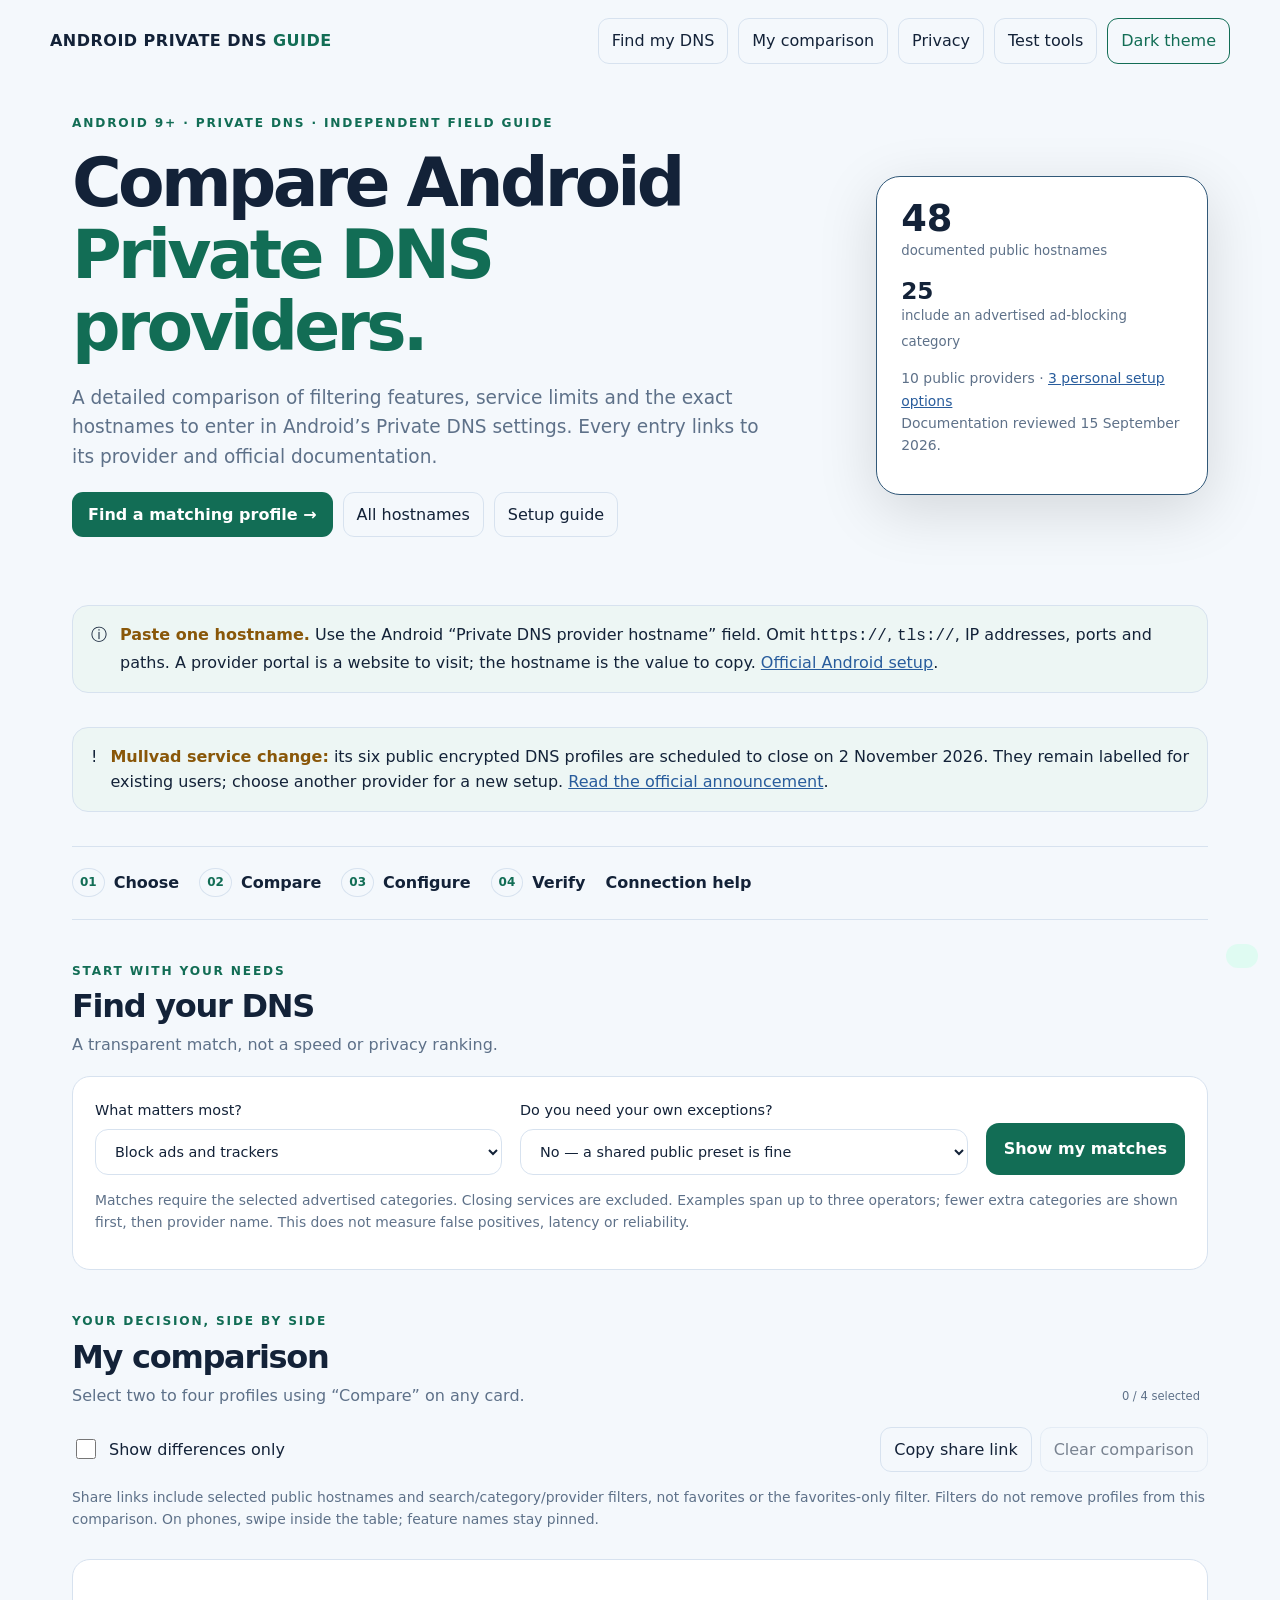
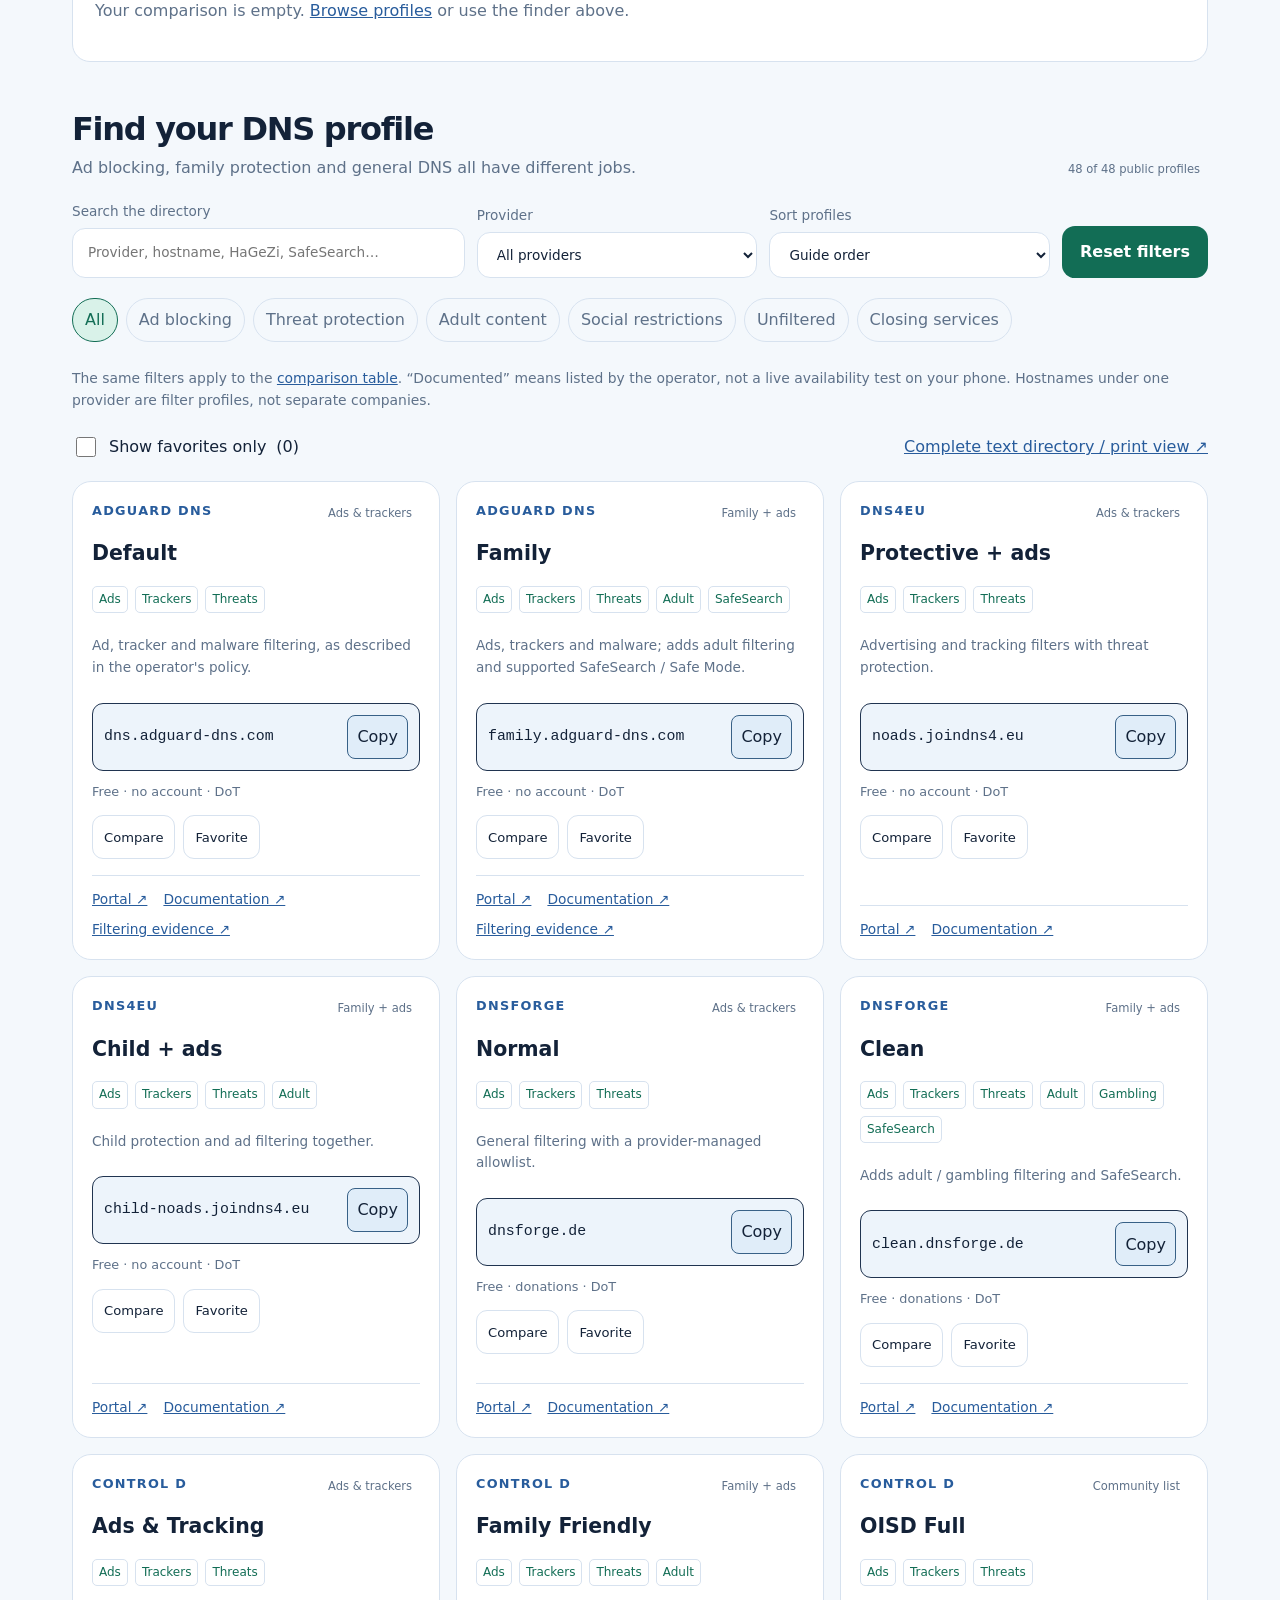
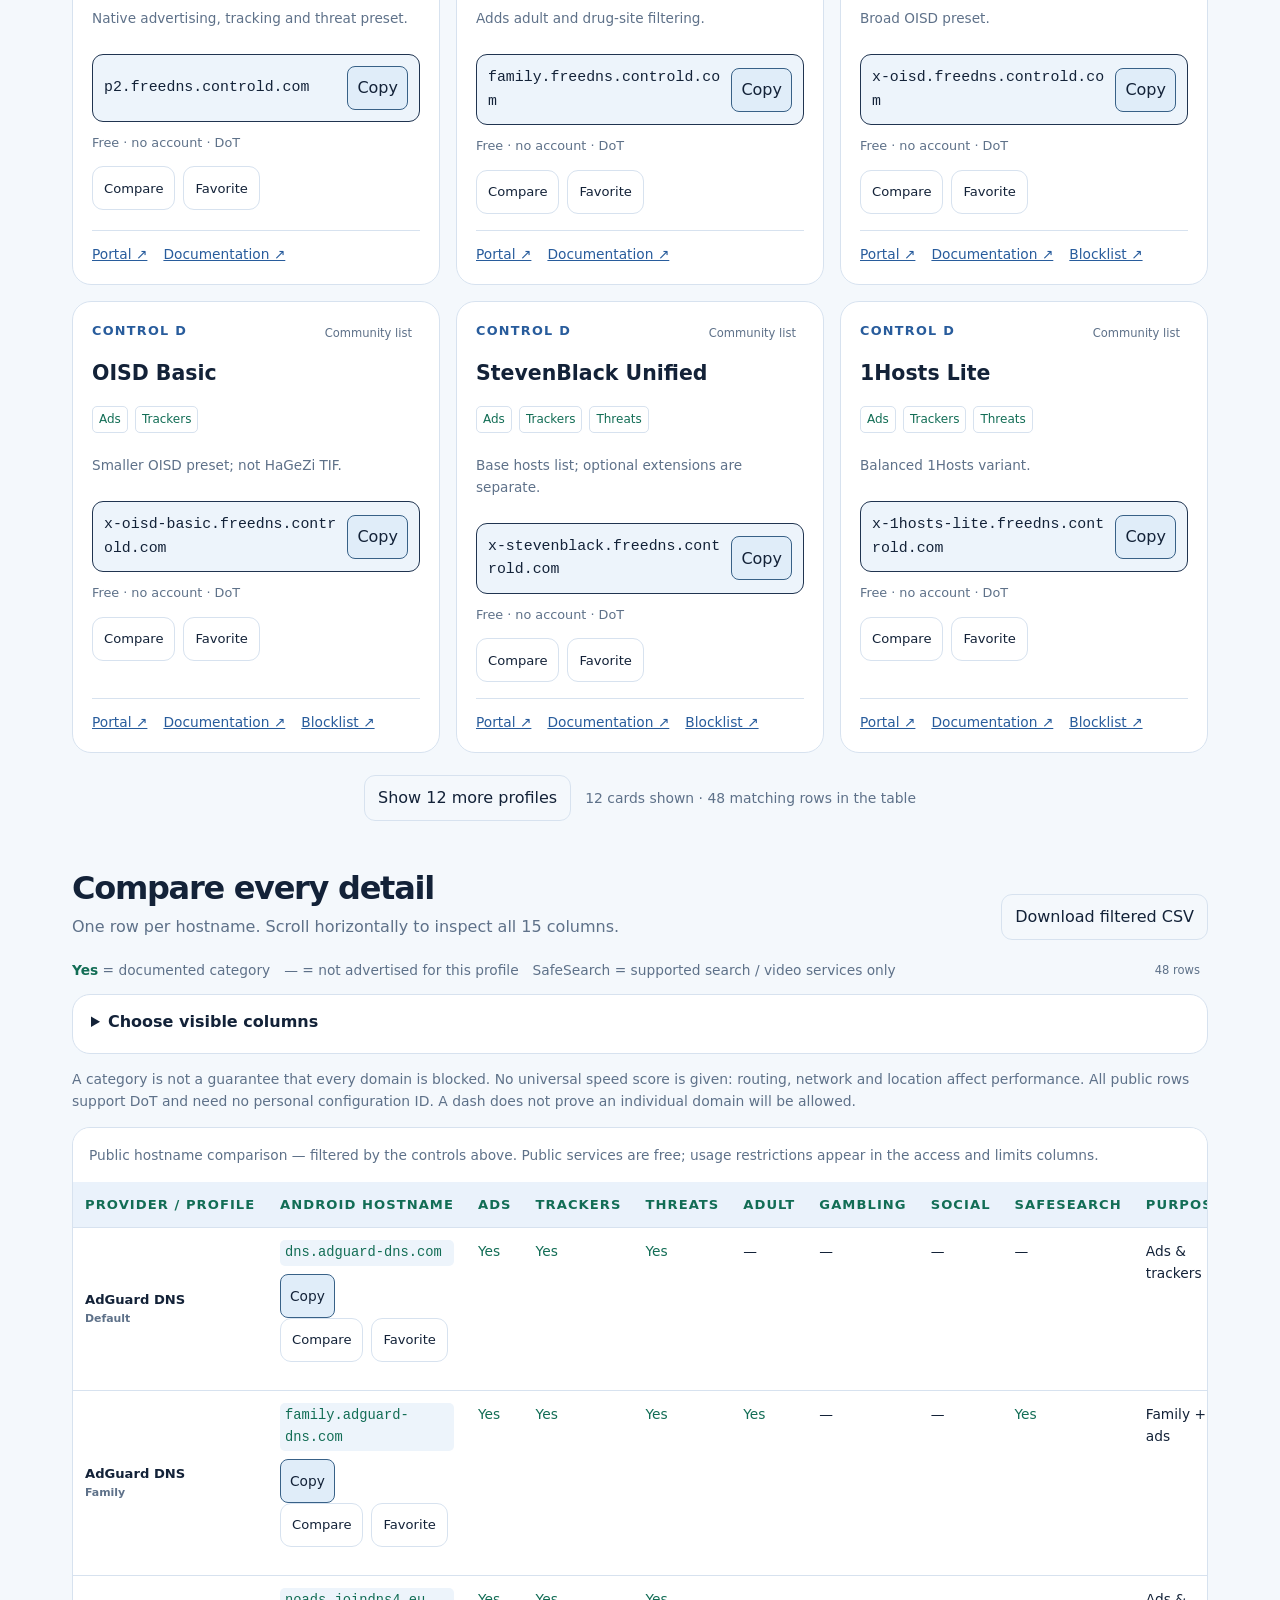
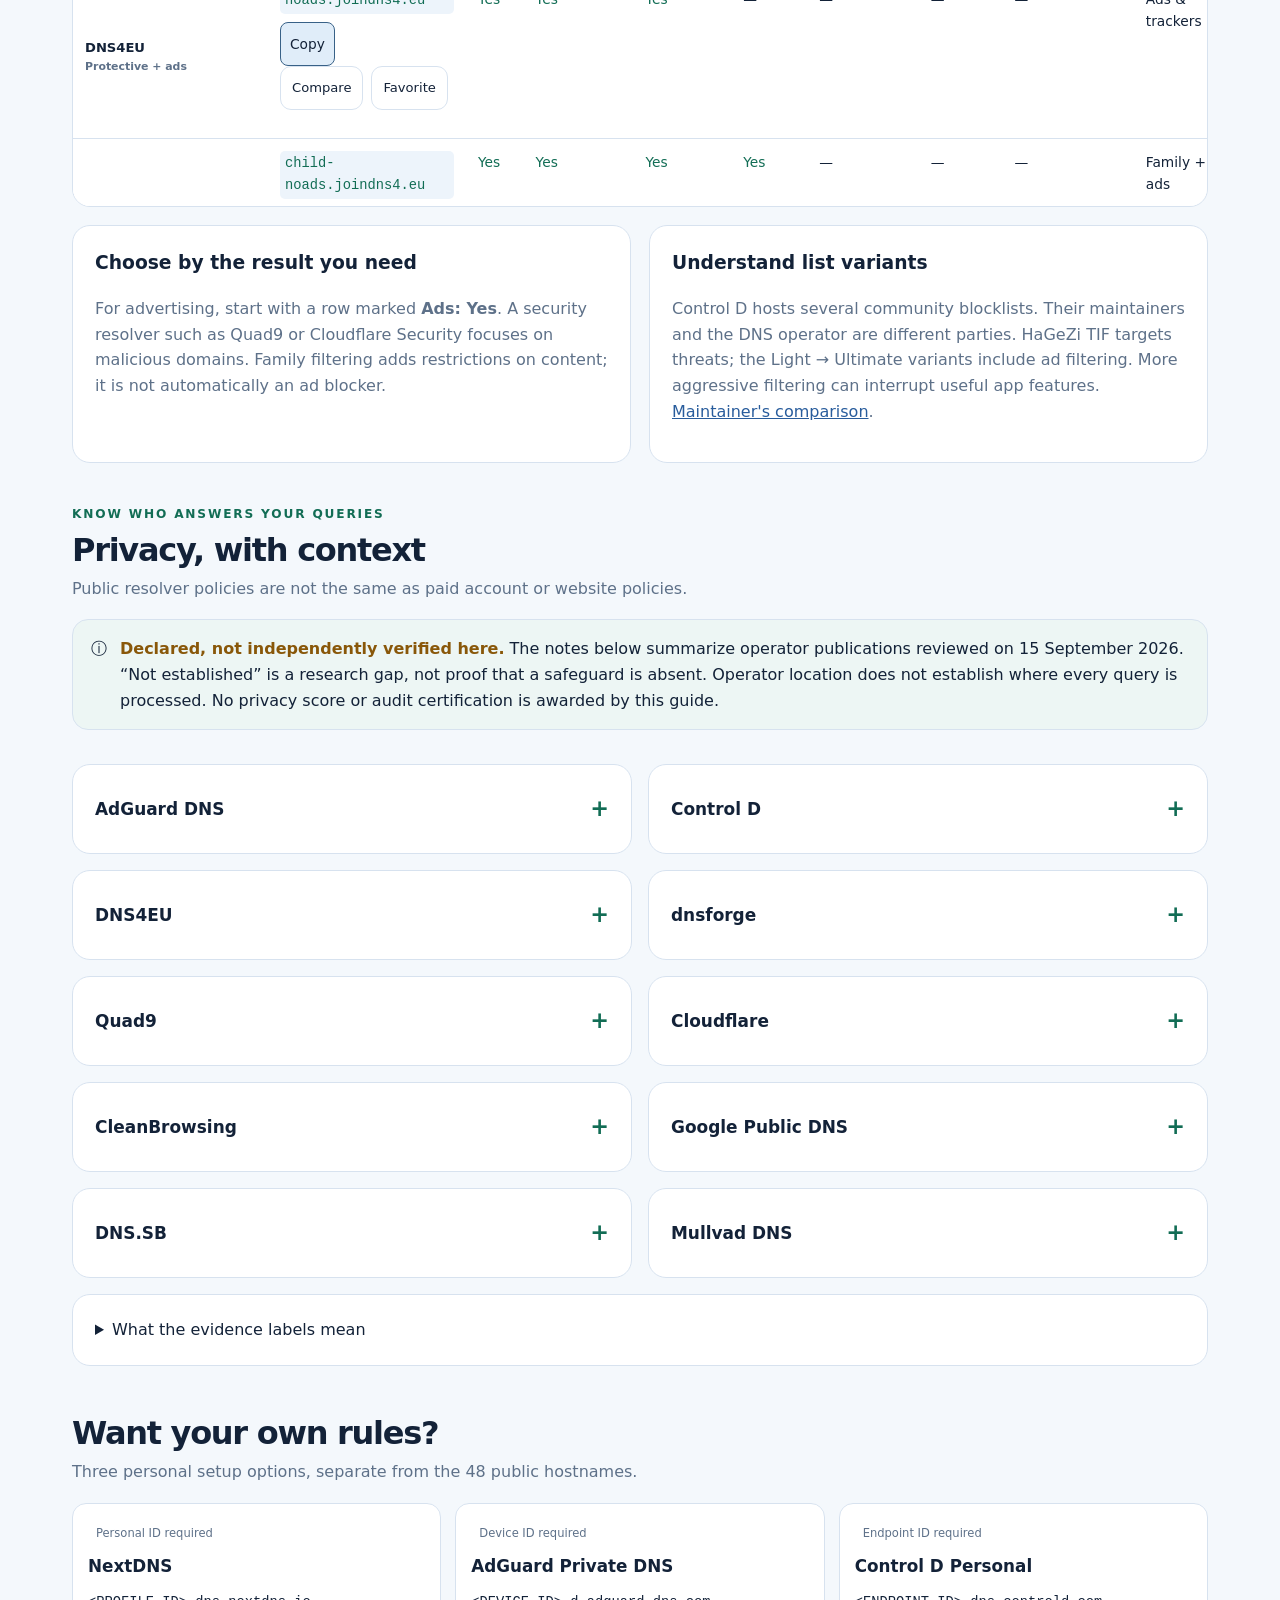
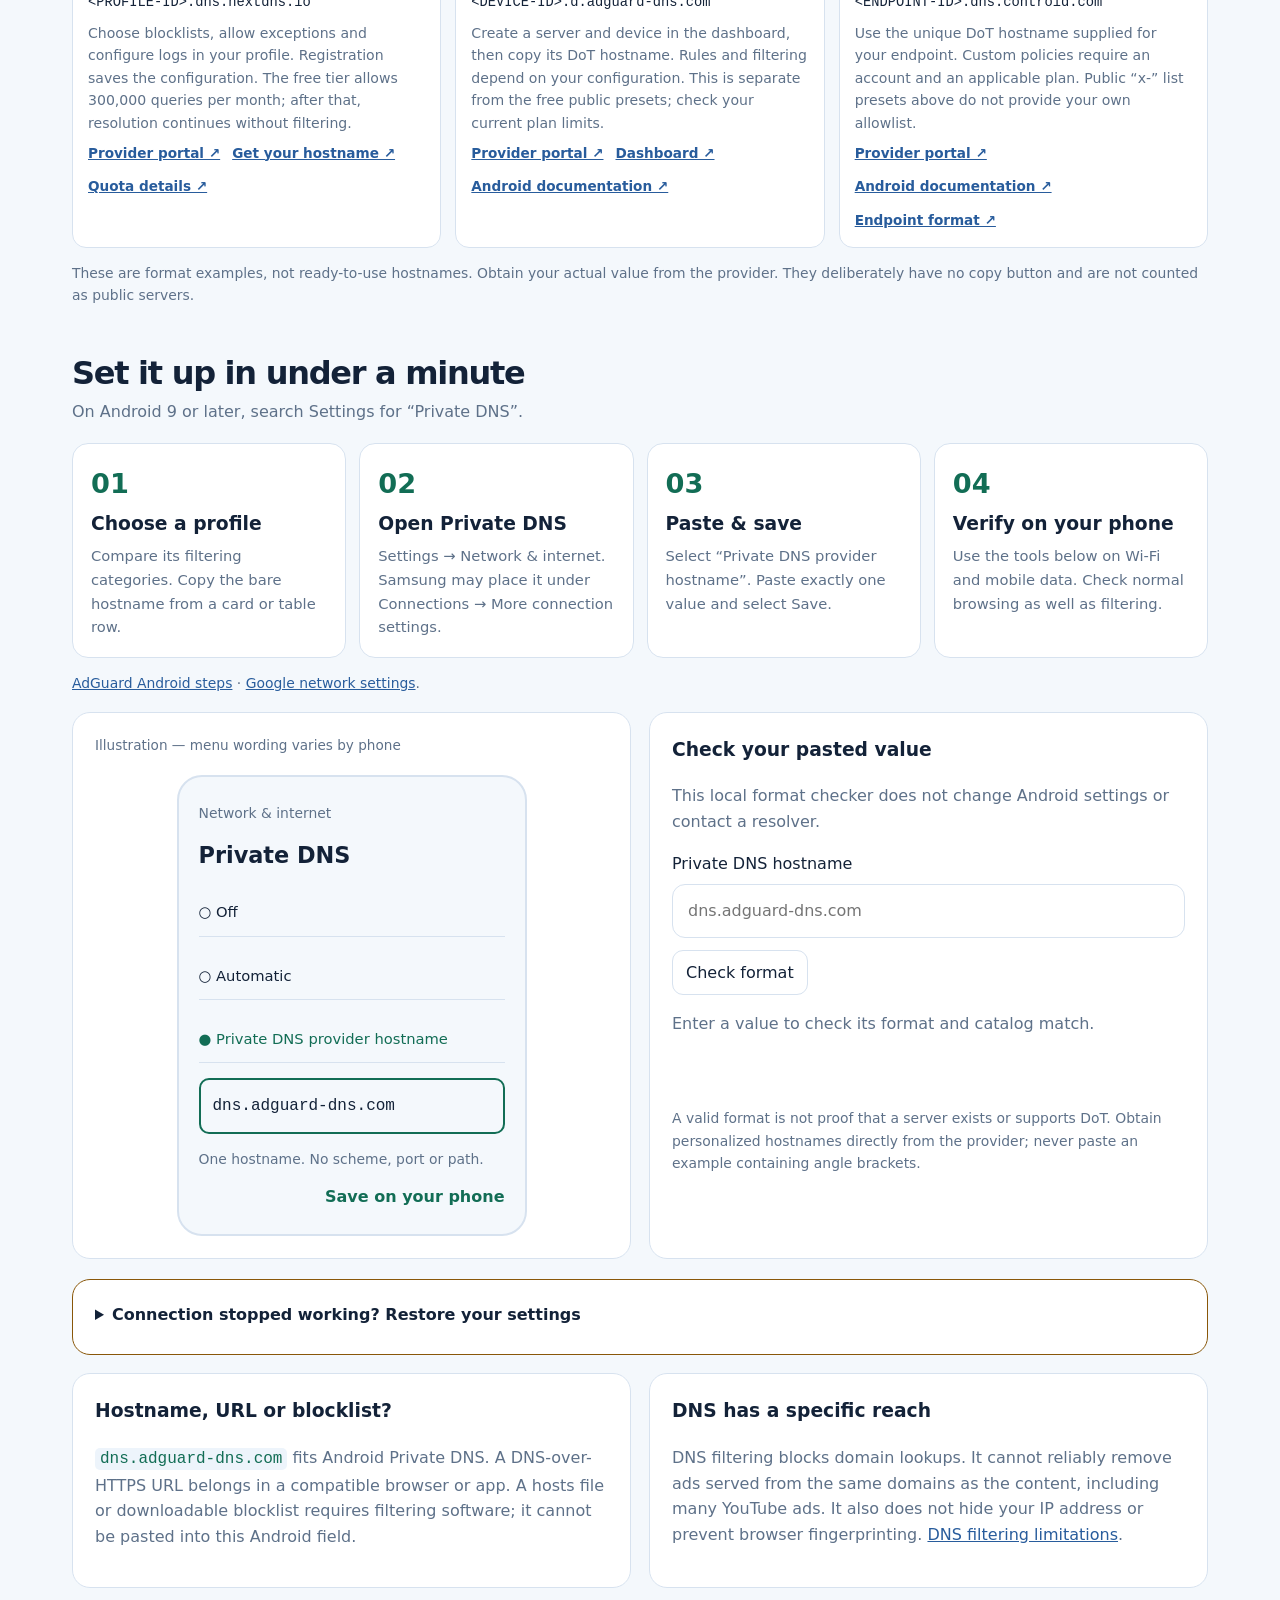
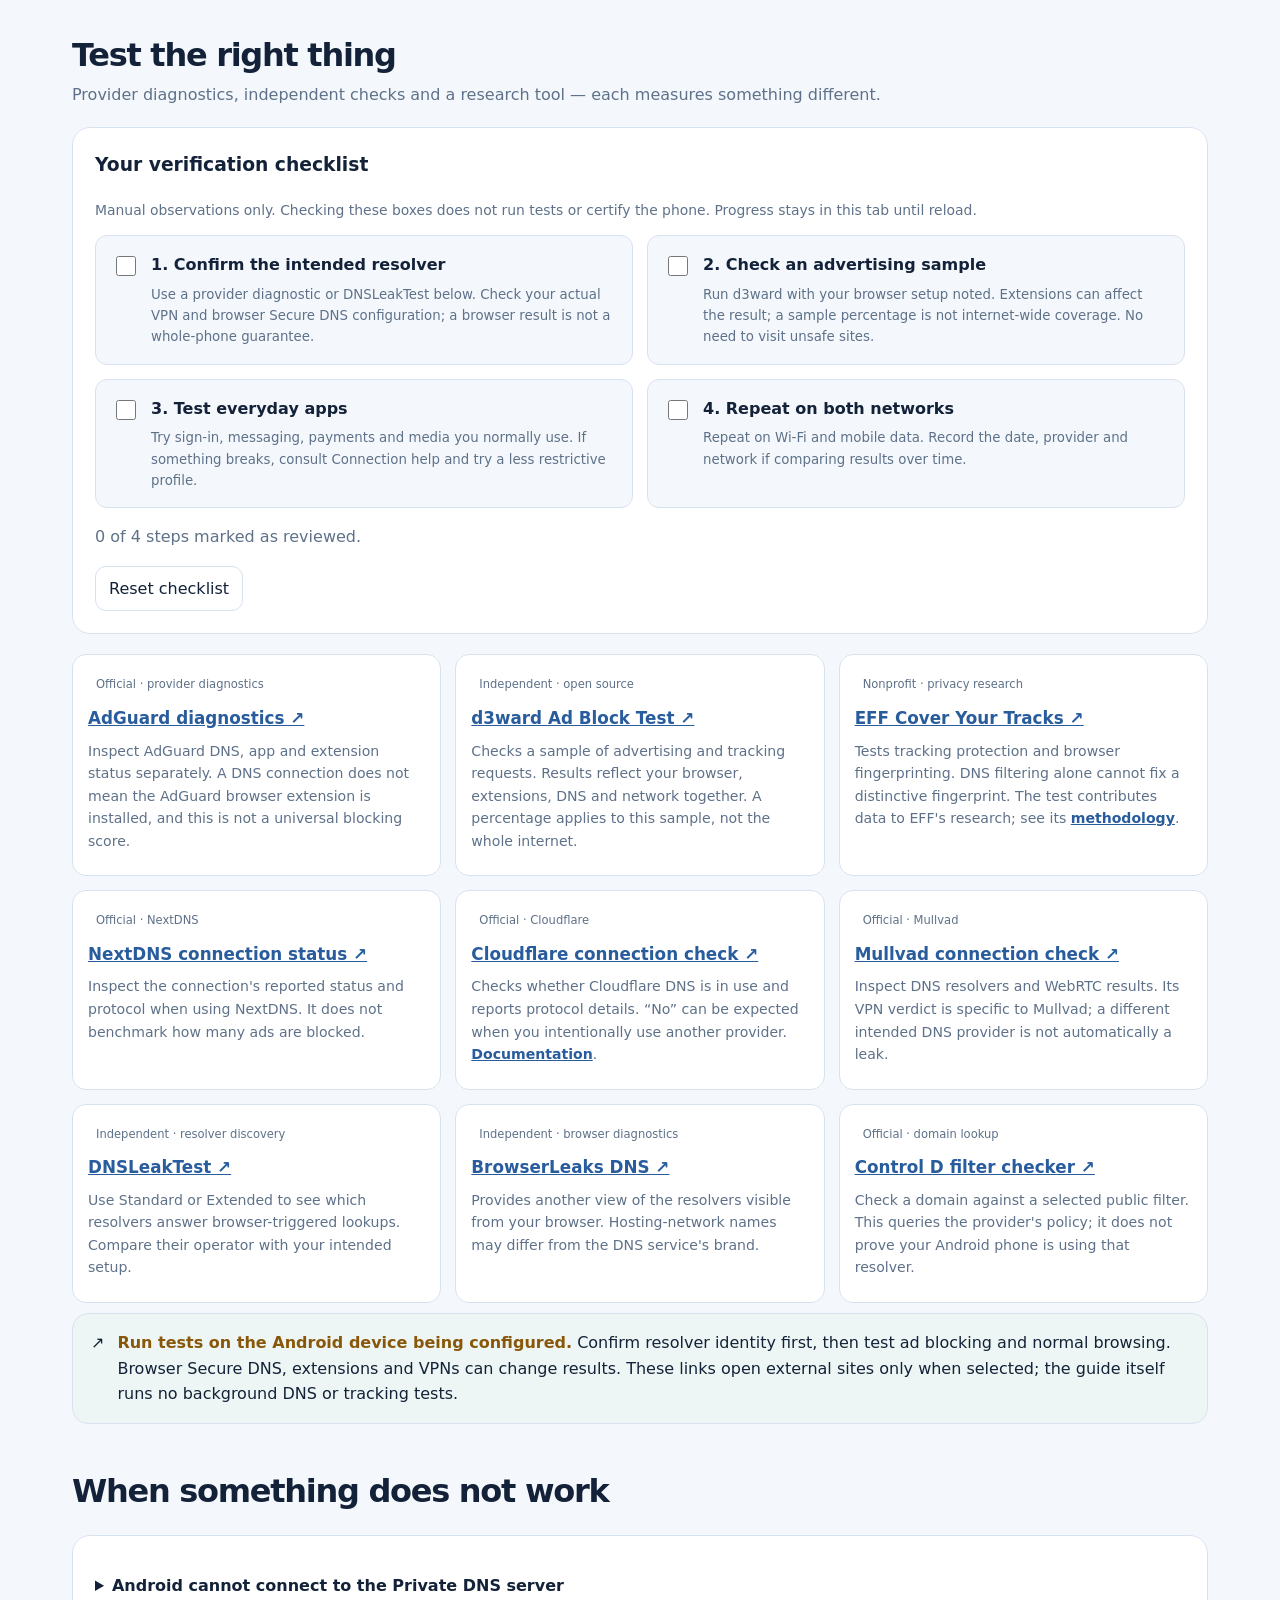
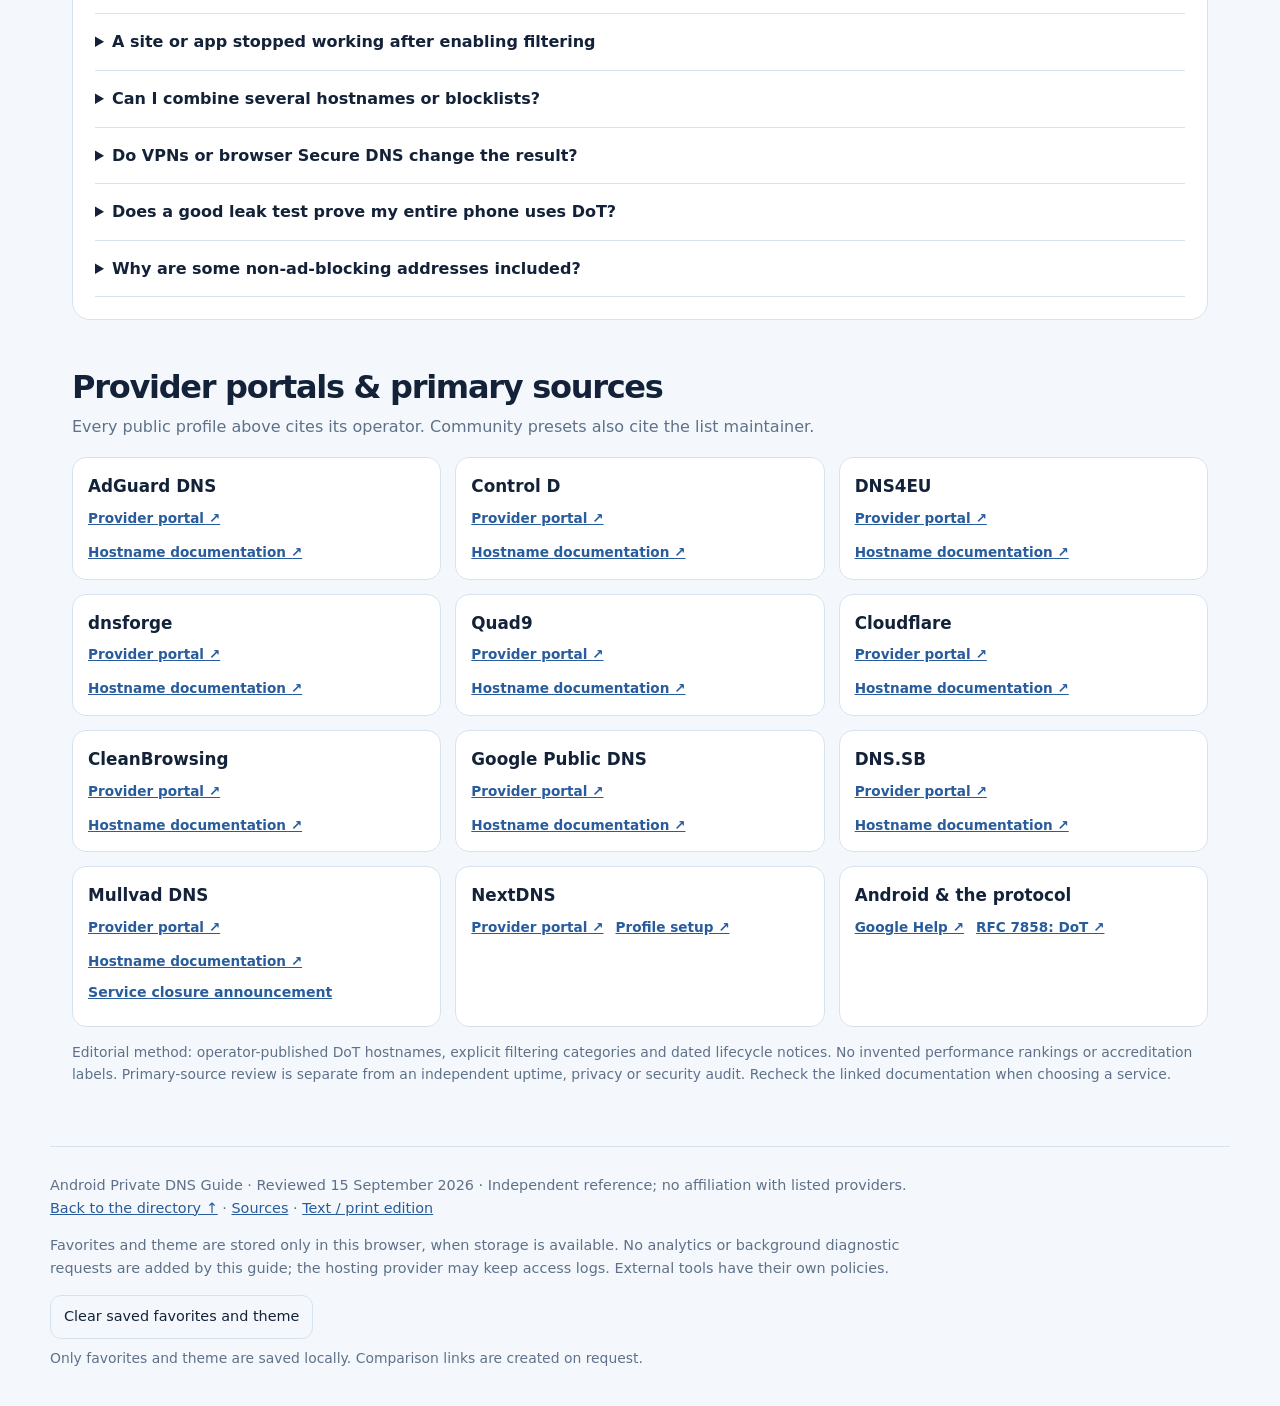
<file: index.html>
<!doctype html>
<html lang="en">
<head>
  <meta charset="utf-8">
  <meta name="viewport" content="width=device-width, initial-scale=1">
  <meta name="description" content="Compare 48 documented Android Private DNS hostnames, filtering categories, provider portals and diagnostic tools.">
  <meta name="theme-color" content="#07111f">
  <title>Android Private DNS | Detailed comparison</title>
  <style>
    :root{--bg:#07111f;--panel:#0e1b2d;--panel2:#13243a;--ink:#f4f7fb;--muted:#9fb0c6;--line:#223650;--accent:#54e0b5;--accent2:#78a9ff;--warn:#ffcc66;--danger:#ff7e8b;--shadow:0 24px 80px #0006;color-scheme:dark}
    *{box-sizing:border-box}html{scroll-behavior:smooth}body{margin:0;background:radial-gradient(circle at 80% -10%,#17365b 0,transparent 36rem),var(--bg);color:var(--ink);font:16px/1.6 Inter,ui-sans-serif,system-ui,-apple-system,BlinkMacSystemFont,"Segoe UI",sans-serif}a{color:var(--accent2)}button,input,select{font:inherit}button{cursor:pointer}.wrap{max-width:1180px;margin:auto;padding:0 22px}.topbar{padding:18px 0;display:flex;justify-content:space-between;align-items:center;gap:16px}.brand{font-weight:850;letter-spacing:.03em}.brand span{color:var(--accent)}.top-actions{display:flex;gap:10px}.icon-btn,.ghost{background:#ffffff08;color:var(--ink);border:1px solid var(--line);border-radius:11px;padding:9px 13px}.hero{padding:64px 0 38px;display:grid;grid-template-columns:1.3fr .7fr;gap:30px;align-items:end}.eyebrow{color:var(--accent);font-weight:800;text-transform:uppercase;letter-spacing:.15em;font-size:.76rem}.hero h1{font-size:clamp(2.7rem,7vw,5.8rem);line-height:.97;letter-spacing:-.075em;margin:14px 0 20px;max-width:800px}.hero h1 em{font-style:normal;color:var(--accent)}.lede{font-size:1.16rem;color:var(--muted);max-width:700px}.hero-card{background:linear-gradient(145deg,#163a50,#102238);border:1px solid #315878;border-radius:24px;padding:24px;box-shadow:var(--shadow)}.hero-card strong{font-size:2.3rem;display:block;line-height:1}.hero-card small{color:var(--muted)}.hero-card .meter{height:8px;background:#ffffff12;border-radius:99px;margin:20px 0 10px;overflow:hidden}.meter i{display:block;width:86%;height:100%;background:linear-gradient(90deg,var(--accent),var(--accent2));border-radius:99px}.notice{display:flex;gap:13px;align-items:flex-start;background:#17283f;border:1px solid #314968;padding:16px 18px;border-radius:16px;margin:10px 0 34px}.notice b{color:var(--warn)}.section-head{display:flex;justify-content:space-between;align-items:end;gap:20px;margin:42px 0 18px}.section-head h2{font-size:2rem;letter-spacing:-.04em;margin:0}.section-head p{color:var(--muted);margin:0}.controls{display:grid;grid-template-columns:1.5fr .7fr auto;gap:12px;margin:20px 0}.field{background:var(--panel);border:1px solid var(--line);border-radius:13px;color:var(--ink);padding:13px 15px;width:100%}.field:focus{outline:2px solid var(--accent);outline-offset:2px}.filter-btn{background:var(--accent);border:0;color:#062019;font-weight:800;border-radius:13px;padding:0 18px}.chips{display:flex;gap:8px;flex-wrap:wrap;margin:14px 0 25px}.chip{border:1px solid var(--line);background:#ffffff07;color:var(--muted);border-radius:99px;padding:7px 12px}.chip.active{background:#204c4b;color:var(--accent);border-color:#3b8c79}.grid{display:grid;grid-template-columns:repeat(3,1fr);gap:16px}.card{background:linear-gradient(180deg,#11223a,#0c1727);border:1px solid var(--line);border-radius:19px;padding:19px;display:flex;flex-direction:column;min-height:255px;transition:.2s transform,.2s border-color}.card:hover{transform:translateY(-3px);border-color:#467399}.card-top{display:flex;justify-content:space-between;gap:10px}.provider{font-size:.8rem;text-transform:uppercase;letter-spacing:.1em;color:var(--accent2);font-weight:800}.tag{font-size:.72rem;border-radius:99px;padding:3px 8px;background:#ffffff0d;color:var(--muted);white-space:nowrap}.card h3{font-size:1.28rem;margin:12px 0 4px}.scope{color:var(--muted);font-size:.9rem;min-height:44px}.host{margin-top:auto;display:flex;align-items:center;gap:8px;background:#06101d;border:1px solid #203450;border-radius:11px;padding:11px;word-break:break-all}.host code{font-size:.93rem;flex:1;color:#d7e8ff}.copy{background:#203754;border:1px solid #386187;color:var(--ink);border-radius:8px;padding:6px 9px}.copy.copied{background:#1c6d58;color:#fff}.meta{display:flex;justify-content:space-between;gap:10px;color:var(--muted);font-size:.8rem;margin-top:11px}.empty{grid-column:1/-1;padding:38px;text-align:center;background:var(--panel);border-radius:16px;color:var(--muted)}.steps{display:grid;grid-template-columns:repeat(4,1fr);gap:13px}.step{background:var(--panel);border:1px solid var(--line);border-radius:16px;padding:18px}.number{color:var(--accent);font-size:1.7rem;font-weight:900}.step h3{margin:4px 0 5px}.step p{color:var(--muted);font-size:.92rem;margin:0}.split{display:grid;grid-template-columns:1fr 1fr;gap:18px;margin-top:18px}.panel{background:var(--panel);border:1px solid var(--line);border-radius:18px;padding:22px}.panel h3{margin-top:0}.panel p,.panel li{color:var(--muted)}.panel code{color:var(--accent);background:#07111f;padding:2px 5px;border-radius:5px}.table-wrap{overflow:auto}.compare{width:100%;border-collapse:collapse;min-width:650px}.compare th,.compare td{text-align:left;border-bottom:1px solid var(--line);padding:12px}.compare th{color:var(--accent);font-size:.82rem;text-transform:uppercase;letter-spacing:.08em}.faq details{border-bottom:1px solid var(--line);padding:15px 0}.faq summary{cursor:pointer;font-weight:750}.faq p{color:var(--muted);max-width:850px}.sources{display:grid;grid-template-columns:repeat(3,1fr);gap:14px}.source{background:var(--panel);border:1px solid var(--line);border-radius:14px;padding:15px}.source a{font-weight:750}.source small{display:block;color:var(--muted);margin-top:5px}.footer{border-top:1px solid var(--line);margin-top:60px;padding:27px 0 44px;color:var(--muted);font-size:.9rem}.toast{position:fixed;right:22px;bottom:22px;background:#dffbf2;color:#062019;border-radius:12px;padding:12px 16px;font-weight:750;transform:translateY(90px);transition:.25s;z-index:5}.toast.show{transform:translateY(0)}.light{--bg:#f4f8fc;--panel:#fff;--panel2:#eaf2fb;--ink:#132238;--muted:#5e7189;--line:#d7e2ef;--shadow:0 24px 70px #36506b22;color-scheme:light}.light body{background:var(--bg)}.light .card,.light .hero-card{background:#fff}.light .host,.light .panel code{background:#edf4fb}.light .notice{background:#edf6f4}.light .host code{color:#132238}
    @media(max-width:850px){.hero{grid-template-columns:1fr;padding-top:35px}.grid{grid-template-columns:repeat(2,1fr)}.steps{grid-template-columns:repeat(2,1fr)}.sources{grid-template-columns:1fr 1fr}.controls{grid-template-columns:1fr 1fr}.filter-btn{padding:12px}.section-head{display:block}.section-head p{margin-top:6px}}
    @media(max-width:560px){.wrap{padding:0 16px}.topbar{align-items:flex-start}.hero h1{font-size:3.3rem}.grid,.split,.sources{grid-template-columns:1fr}.steps{grid-template-columns:1fr 1fr}.controls{grid-template-columns:1fr}.filter-btn{padding:12px}.hero-card{padding:18px}}
  
    :root{--accent:#70edc8;--accent2:#92baff}
    .light{--accent:#126d55;--accent2:#285c9c;--warn:#895709}
    [hidden]{display:none!important}section{scroll-margin-top:20px}
    a,button,input,select{touch-action:manipulation}a:focus-visible,button:focus-visible,summary:focus-visible,[tabindex]:focus-visible{outline:3px solid var(--accent);outline-offset:4px}
    .skip-link{position:absolute;left:15px;top:-100px;z-index:10;padding:10px;background:var(--panel)}.skip-link:focus{top:10px}
    .topbar{flex-wrap:wrap}.top-actions{flex-wrap:wrap;align-items:center}.ghost{text-decoration:none}.hero{padding-top:38px}.hero-card .stat{font-size:1.45rem;margin-top:16px}
    .quick-nav{display:flex;gap:10px;flex-wrap:wrap;margin:20px 0}.subtle{color:var(--muted)}.small{font-size:.87rem}
    .controls{grid-template-columns:1.4fr 1fr 1fr auto;align-items:end}.controls label{font-size:.85rem;color:var(--muted)}.controls .field{margin-top:5px}.filter-btn{min-height:52px}
    .card{min-width:0}.card-top{flex-wrap:wrap}.host code{min-width:0;overflow-wrap:anywhere}.host{margin-top:14px}.card .scope{min-height:0}.card .note{font-size:.85rem;color:var(--muted);margin:10px 0}
    .card-links{display:flex;gap:8px 16px;flex-wrap:wrap;border-top:1px solid var(--line);padding-top:12px;margin-top:auto;font-size:.86rem}
    .good{color:var(--accent)}.status{color:var(--warn)}.badge-row{display:flex;flex-wrap:wrap;gap:7px;margin:12px 0}
    .badge{border:1px solid var(--line);border-radius:5px;padding:3px 6px;font-size:.75rem}
    .pagination{display:flex;justify-content:center;gap:14px;align-items:center;margin:22px 0}
    .table-wrap{max-height:680px;padding:0;overscroll-behavior:contain}.compare{min-width:2100px;font-size:.86rem}
    .compare caption{text-align:left;padding:16px;background:var(--panel);color:var(--muted)}
    .compare th{white-space:nowrap}.compare thead th{position:sticky;top:0;z-index:2;background:var(--panel2)}
    .compare tbody th{position:sticky;left:0;background:var(--panel);z-index:1;min-width:195px;max-width:220px;white-space:normal;color:var(--ink);text-transform:none;letter-spacing:0}
    .compare td{vertical-align:top}.compare code{display:block;overflow-wrap:anywhere;max-width:300px;margin-bottom:8px}
    .compare td.notes-cell{min-width:240px;max-width:320px}.compare a{display:inline-block;margin:4px 10px 4px 0}
    .compare tbody tr:hover td,.compare tbody tr:hover th{background:var(--panel2)}.compare small{display:block;color:var(--muted)}
    .matrix-controls{display:flex;justify-content:space-between;align-items:center;gap:12px;flex-wrap:wrap;margin:12px 0}
    .legend{display:flex;gap:14px;flex-wrap:wrap;color:var(--muted);font-size:.86rem}
    .source{min-width:0}.source .tag{display:inline-block;margin-bottom:8px}.source h3{font-size:1.05rem;margin:0 0 8px}.source p{font-size:.88rem;color:var(--muted);margin:8px 0}.source code{overflow-wrap:anywhere;font-size:.86rem}.source a{overflow-wrap:anywhere}
    .source-links{display:flex;gap:12px;flex-wrap:wrap;font-size:.85rem}.personal{margin-top:16px}
    .light .notice{border-color:var(--line)}.light .copy{background:#e0edf9;color:var(--ink)}.light .chip.active{background:#d9f2e9;color:var(--accent);border-color:var(--accent)}.light .filter-btn{background:#126d55;color:white}
    .toast{max-width:calc(100vw - 44px);pointer-events:none}.toast.error{background:#ffe1e1;color:#5b111c}
    @media(max-width:850px){.controls{grid-template-columns:1fr 1fr}.compare tbody th{min-width:155px}}
    @media(max-width:560px){.controls{grid-template-columns:1fr}.top-actions{font-size:.85rem}.steps{grid-template-columns:1fr}.hero h1{font-size:3.2rem}.compare tbody th{min-width:125px;max-width:150px}.table-wrap{max-height:570px}.hero{padding-top:26px}}
    @media(prefers-reduced-motion:reduce){html{scroll-behavior:auto}*,*::before,*::after{transition:none!important;animation:none!important}.card:hover{transform:none}}
    @media print{body{background:white;color:black}.top-actions,.controls,.chips,.copy,.pagination,.toast,.quick-nav,#cards{display:none}.table-wrap{max-height:none;overflow:visible}.compare{min-width:0;font-size:7pt}.compare th,.compare td{position:static!important;padding:3px}.compare thead th,.compare tbody th{background:white}.panel{border-color:#bbb}.compare td.notes-cell{min-width:0}.wrap{max-width:none;padding:0}}
  </style>
  <link rel="stylesheet" href="guide.css">
</head>
<body>
  <a class="skip-link" href="#directory">Skip to the directory</a>
  <header class="wrap topbar">
    <div class="brand">ANDROID PRIVATE DNS <span>GUIDE</span></div>
    <nav class="top-actions" aria-label="Guide sections">
      <a class="ghost" href="#finder">Find my DNS</a><a class="ghost" href="#shortlist">My comparison</a><a class="ghost" href="#privacy">Privacy</a><a class="ghost" href="#tools">Test tools</a>
      <button class="icon-btn" id="theme" aria-pressed="false">Light theme</button>
    </nav>
  </header>
  <main class="wrap">
    <section class="hero">
      <div>
        <div class="eyebrow">Android 9+ · Private DNS · independent field guide</div>
        <h1>Compare Android<br><em>Private DNS providers.</em></h1>
        <p class="lede">A detailed comparison of filtering features, service limits and the exact hostnames to enter in Android’s Private DNS settings. Every entry links to its provider and official documentation.</p>
        <div class="quick-nav"><a class="primary-link" href="#finder">Find a matching profile →</a><a class="ghost" href="#directory">All hostnames</a><a class="ghost" href="#setup">Setup guide</a></div>
      </div>
      <aside class="hero-card" aria-label="Directory statistics">
        <strong id="count">48</strong><small>documented public hostnames</small>
        <strong class="stat" id="ad-count">25</strong><small>include an advertised ad-blocking category</small>
        <p class="small subtle"><span id="provider-count">10</span> public providers · <a href="#personal">3 personal setup options</a><br>Documentation reviewed <time datetime="2026-09-15">15 September 2026</time>.</p>
      </aside>
    </section>
    <div class="notice"><div aria-hidden="true">ⓘ</div><div><b>Paste one hostname.</b> Use the Android “Private DNS provider hostname” field. Omit <code>https://</code>, <code>tls://</code>, IP addresses, ports and paths. A provider portal is a website to visit; the hostname is the value to copy. <a href="https://developers.google.com/speed/public-dns/docs/using#android" target="_blank" rel="noopener noreferrer">Official Android setup</a>.</div></div>
    <div class="notice"><div aria-hidden="true">!</div><div><b>Mullvad service change:</b> its six public encrypted DNS profiles are scheduled to close on <time datetime="2026-11-02">2 November 2026</time>. They remain labelled for existing users; choose another provider for a new setup. <a href="https://mullvad.net/en/blog/shutting-down-our-public-encrypted-dns-servers-and-sponsoring-quad9-instead" target="_blank" rel="noopener noreferrer">Read the official announcement</a>.</div></div>

    <nav class="journey" aria-label="Your setup journey"><a href="#finder"><span>01</span> Choose</a><a href="#shortlist"><span>02</span> Compare</a><a href="#setup"><span>03</span> Configure</a><a href="#test-plan"><span>04</span> Verify</a><a href="#recovery">Connection help</a></nav>

    <section id="finder" aria-labelledby="finder-title">
      <div class="section-head"><div><div class="eyebrow">Start with your needs</div><h2 id="finder-title">Find your DNS</h2><p>A transparent match, not a speed or privacy ranking.</p></div></div>
      <form id="finder-form" class="panel">
        <div class="finder-fields">
          <label for="finder-purpose">What matters most?<select id="finder-purpose" class="field"><option value="ads">Block ads and trackers</option><option value="family">Restrict adult content</option><option value="threat">Block malicious domains</option><option value="unfiltered">No advertised content filtering</option></select></label>
          <label for="finder-rules">Do you need your own exceptions?<select id="finder-rules" class="field"><option value="public">No — a shared public preset is fine</option><option value="personal">Yes — I need an allowlist or custom rules</option></select></label>
          <label class="check-label" id="finder-ads-label" hidden><input type="checkbox" id="finder-ads" checked> Also require ad blocking</label>
          <button class="filter-btn" type="submit">Show my matches</button>
        </div>
        <p class="small subtle">Matches require the selected advertised categories. Closing services are excluded. Examples span up to three operators; fewer extra categories are shown first, then provider name. This does not measure false positives, latency or reliability.</p>
      </form>
      <p id="finder-status" role="status" class="small subtle"></p>
      <div id="finder-results" class="grid"></div>
      <noscript><p>Use the <a href="directory.html">complete text directory</a> to choose by filtering category without JavaScript.</p></noscript>
    </section>

    <section id="shortlist" aria-labelledby="shortlist-title">
      <div class="section-head"><div><div class="eyebrow">Your decision, side by side</div><h2 id="shortlist-title">My comparison</h2><p>Select two to four profiles using “Compare” on any card.</p></div><span class="tag" id="shortlist-count" role="status">0 / 4 selected</span></div>
      <div class="matrix-controls"><label class="check-label"><input type="checkbox" id="differences"> Show differences only</label><div class="action-row"><button class="ghost" id="share-comparison">Copy share link</button><button class="ghost" id="clear-comparison">Clear comparison</button></div></div>
      <p class="small subtle">Share links include selected public hostnames and search/category/provider filters, not favorites or the favorites-only filter. Filters do not remove profiles from this comparison. On phones, swipe inside the table; feature names stay pinned.</p>
      <div id="selected-profiles" class="selected-profiles"></div>
      <p id="shortlist-hint" class="small subtle" role="status"></p>
      <div class="panel shortlist-scroll" tabindex="0" role="region" aria-label="Selected profiles side-by-side comparison"><table class="shortlist-table" id="shortlist-table"><caption>Compare filtering, access and provider-declared privacy.</caption><thead id="shortlist-head"></thead><tbody id="shortlist-body"></tbody></table><p id="shortlist-empty">Your comparison is empty. <a href="#directory">Browse profiles</a> or use the finder above.</p></div>
    </section>

    <section id="directory" aria-labelledby="directory-title">
      <div class="section-head"><div><h2 id="directory-title">Find your DNS profile</h2><p>Ad blocking, family protection and general DNS all have different jobs.</p></div><span id="result" class="tag" role="status" aria-live="polite"></span></div>
      <div class="controls">
        <label for="search">Search the directory<input class="field" id="search" type="search" placeholder="Provider, hostname, HaGeZi, SafeSearch…" autocomplete="off"></label>
        <label for="provider">Provider<select class="field" id="provider"><option value="all">All providers</option></select></label>
        <label for="sort">Sort profiles<select class="field" id="sort"><option value="guide">Guide order</option><option value="provider">Provider A–Z</option><option value="host">Hostname A–Z</option></select></label>
        <button class="filter-btn" id="reset">Reset filters</button>
      </div>
      <div class="chips" role="group" aria-label="Filter by purpose">
        <button class="chip active" data-filter="all" aria-pressed="true">All</button>
        <button class="chip" data-filter="ads" aria-pressed="false">Ad blocking</button>
        <button class="chip" data-filter="threat" aria-pressed="false">Threat protection</button>
        <button class="chip" data-filter="adult" aria-pressed="false">Adult content</button>
        <button class="chip" data-filter="social" aria-pressed="false">Social restrictions</button>
        <button class="chip" data-filter="unfiltered" aria-pressed="false">Unfiltered</button>
        <button class="chip" data-filter="retiring" aria-pressed="false">Closing services</button>
      </div>
      <p class="small subtle">The same filters apply to the <a href="#compare">comparison table</a>. “Documented” means listed by the operator, not a live availability test on your phone. Hostnames under one provider are filter profiles, not separate companies.</p>
      <div class="matrix-controls"><label class="check-label"><input type="checkbox" id="favorites-only"> Show favorites only <span id="favorite-count">(0)</span></label><a href="directory.html">Complete text directory / print view ↗</a></div>
      <div class="grid" id="cards"></div>
      <div class="pagination"><button class="ghost" id="more">Show more profiles</button><span class="small subtle" id="page-count"></span></div>
      <noscript><div class="notice">Search and interactive comparison need JavaScript. All 48 hostnames, filtering categories, sources and privacy notes are available in the <a href="directory.html">complete text directory</a>.</div></noscript>
    </section>

    <section id="compare" aria-labelledby="compare-title">
      <div class="section-head"><div><h2 id="compare-title">Compare every detail</h2><p>One row per hostname. Scroll horizontally to inspect all 15 columns.</p></div><button class="ghost" id="export">Download filtered CSV</button></div>
      <div class="matrix-controls">
        <div class="legend"><span><b class="good">Yes</b> = documented category</span><span>— = not advertised for this profile</span><span>SafeSearch = supported search / video services only</span></div>
        <span id="table-count" class="tag"></span>
      </div>
      <details class="panel column-picker"><summary>Choose visible columns</summary><p class="small subtle">Provider and hostname stay visible. CSV always includes all fields.</p><div id="column-options" class="column-options"></div><button class="ghost" id="all-columns">Show all columns</button></details>
      <p class="small subtle">A category is not a guarantee that every domain is blocked. No universal speed score is given: routing, network and location affect performance. All public rows support DoT and need no personal configuration ID. A dash does not prove an individual domain will be allowed.</p>
      <div class="panel table-wrap" tabindex="0" role="region" aria-label="Scrollable DNS profile comparison">
        <table class="compare">
          <caption>Public hostname comparison — filtered by the controls above. Public services are free; usage restrictions appear in the access and limits columns.</caption>
          <thead><tr><th scope="col">Provider / profile</th><th scope="col">Android hostname</th><th scope="col">Ads</th><th scope="col">Trackers</th><th scope="col">Threats</th><th scope="col">Adult</th><th scope="col">Gambling</th><th scope="col">Social</th><th scope="col">SafeSearch</th><th scope="col">Purpose</th><th scope="col">Access</th><th scope="col">Lifecycle</th><th scope="col">Profile notes</th><th scope="col">Service limits / policy</th><th scope="col">Official links</th></tr></thead>
          <tbody id="comparison-body"></tbody>
        </table>
      </div>
      <div class="split">
        <article class="panel"><h3>Choose by the result you need</h3><p>For advertising, start with a row marked <b>Ads: Yes</b>. A security resolver such as Quad9 or Cloudflare Security focuses on malicious domains. Family filtering adds restrictions on content; it is not automatically an ad blocker.</p></article>
        <article class="panel"><h3>Understand list variants</h3><p>Control D hosts several community blocklists. Their maintainers and the DNS operator are different parties. HaGeZi TIF targets threats; the Light → Ultimate variants include ad filtering. More aggressive filtering can interrupt useful app features. <a href="https://github.com/hagezi/dns-blocklists" target="_blank" rel="noopener noreferrer">Maintainer's comparison</a>.</p></article>
      </div>
    </section>

    <section id="privacy" aria-labelledby="privacy-title">
      <div class="section-head"><div><div class="eyebrow">Know who answers your queries</div><h2 id="privacy-title">Privacy, with context</h2><p>Public resolver policies are not the same as paid account or website policies.</p></div></div>
      <div class="notice"><div aria-hidden="true">ⓘ</div><div><b>Declared, not independently verified here.</b> The notes below summarize operator publications reviewed on 15 September 2026. “Not established” is a research gap, not proof that a safeguard is absent. Operator location does not establish where every query is processed. No privacy score or audit certification is awarded by this guide.</div></div>
      <div id="privacy-cards" class="privacy-grid"></div>
      <noscript><p>Read all privacy notes in the <a href="directory.html#privacy">text edition</a>.</p></noscript>
      <details class="panel"><summary>What the evidence labels mean</summary><dl class="facts"><dt>Operator declaration</dt><dd>A linked policy or technical document says this. It is not a measurement by this guide.</dd><dt>Audit evidence</dt><dd>An audit must identify its scope and period. A VPN audit is not automatically an audit of a public DNS resolver. Linked resources have not been independently assessed here.</dd><dt>Technical availability</dt><dd>No per-hostname live DoT check is included in this edition. A successful link check only shows that a source webpage responded; it does not test DNS, filtering or privacy.</dd><dt>Review date</dt><dd>The date of source review, not a promise of future availability. Recheck sources before depending on a service.</dd></dl></details>
    </section>

    <section id="personal">
      <div class="section-head"><div><h2>Want your own rules?</h2><p>Three personal setup options, separate from the 48 public hostnames.</p></div></div>
      <div class="sources personal">
        <article class="source"><span class="tag">Personal ID required</span><h3>NextDNS</h3><code>&lt;PROFILE-ID&gt;.dns.nextdns.io</code><p>Choose blocklists, allow exceptions and configure logs in your profile. Registration saves the configuration. The free tier allows 300,000 queries per month; after that, resolution continues without filtering.</p><div class="source-links"><a href="https://nextdns.io/" target="_blank" rel="noopener noreferrer">Provider portal ↗</a><a href="https://my.nextdns.io/" target="_blank" rel="noopener noreferrer">Get your hostname ↗</a><a href="https://nextdns.io/pricing" target="_blank" rel="noopener noreferrer">Quota details ↗</a></div></article>
        <article class="source"><span class="tag">Device ID required</span><h3>AdGuard Private DNS</h3><code>&lt;DEVICE-ID&gt;.d.adguard-dns.com</code><p>Create a server and device in the dashboard, then copy its DoT hostname. Rules and filtering depend on your configuration. This is separate from the free public presets; check your current plan limits.</p><div class="source-links"><a href="https://adguard-dns.io/" target="_blank" rel="noopener noreferrer">Provider portal ↗</a><a href="https://adguard-dns.io/dashboard/" target="_blank" rel="noopener noreferrer">Dashboard ↗</a><a href="https://adguard-dns.io/kb/private-dns/connect-devices/mobile-and-desktop/android/" target="_blank" rel="noopener noreferrer">Android documentation ↗</a></div></article>
        <article class="source"><span class="tag">Endpoint ID required</span><h3>Control D Personal</h3><code>&lt;ENDPOINT-ID&gt;.dns.controld.com</code><p>Use the unique DoT hostname supplied for your endpoint. Custom policies require an account and an applicable plan. Public “x-” list presets above do not provide your own allowlist.</p><div class="source-links"><a href="https://controld.com/personal" target="_blank" rel="noopener noreferrer">Provider portal ↗</a><a href="https://docs.controld.com/docs/android-platform" target="_blank" rel="noopener noreferrer">Android documentation ↗</a><a href="https://docs.controld.com/docs/linux-platform" target="_blank" rel="noopener noreferrer">Endpoint format ↗</a></div></article>
      </div>
      <p class="small subtle">These are format examples, not ready-to-use hostnames. Obtain your actual value from the provider. They deliberately have no copy button and are not counted as public servers.</p>
    </section>

    <section id="setup">
      <div class="section-head"><div><h2>Set it up in under a minute</h2><p>On Android 9 or later, search Settings for “Private DNS”.</p></div></div>
      <div class="steps">
        <div class="step"><div class="number">01</div><h3>Choose a profile</h3><p>Compare its filtering categories. Copy the bare hostname from a card or table row.</p></div>
        <div class="step"><div class="number">02</div><h3>Open Private DNS</h3><p>Settings → Network & internet. Samsung may place it under Connections → More connection settings.</p></div>
        <div class="step"><div class="number">03</div><h3>Paste & save</h3><p>Select “Private DNS provider hostname”. Paste exactly one value and select Save.</p></div>
        <div class="step"><div class="number">04</div><h3>Verify on your phone</h3><p>Use the tools below on Wi-Fi and mobile data. Check normal browsing as well as filtering.</p></div>
      </div>
      <p class="small subtle"><a href="https://adguard-dns.io/en/public-dns.html" target="_blank" rel="noopener noreferrer">AdGuard Android steps</a> · <a href="https://support.google.com/pixelphone/answer/2819583" target="_blank" rel="noopener noreferrer">Google network settings</a>.</p>
      <div class="split setup-illustration">
        <figure class="phone-panel"><figcaption>Illustration — menu wording varies by phone</figcaption><div class="phone-screen"><div class="small subtle">Network &amp; internet</div><h3>Private DNS</h3><p class="mock-option">○ Off</p><p class="mock-option">○ Automatic</p><p class="mock-option good">● Private DNS provider hostname</p><div class="mock-input"><code>dns.adguard-dns.com</code></div><p class="small subtle">One hostname. No scheme, port or path.</p><div class="mock-save">Save on your phone</div></div></figure>
        <div class="panel"><h3>Check your pasted value</h3><p>This local format checker does not change Android settings or contact a resolver.</p><form id="hostname-form"><label for="hostname-check">Private DNS hostname</label><input class="field" id="hostname-check" type="text" autocomplete="off" autocapitalize="none" spellcheck="false" placeholder="dns.adguard-dns.com" aria-describedby="hostname-feedback"><button class="ghost" type="submit">Check format</button></form><p id="hostname-feedback" role="status">Enter a value to check its format and catalog match.</p><p class="small subtle">A valid format is not proof that a server exists or supports DoT. Obtain personalized hostnames directly from the provider; never paste an example containing angle brackets.</p></div>
      </div>
      <details class="panel recovery" id="recovery"><summary>Connection stopped working? Restore your settings</summary><ol><li>Before changing DNS, note the previous mode and hostname. Do not share a personal configuration ID publicly.</li><li>If connection fails, return to Settings → Private DNS and restore those previous settings.</li><li>If you previously used Automatic, choose Automatic again. This removes the chosen custom filter and encryption to a specific provider is no longer guaranteed.</li><li>Complete any Wi-Fi sign-in page, check spelling, and try another network. Then retry a documented hostname.</li></ol><p>A site cannot change this setting for you. <a href="https://developers.google.com/speed/public-dns/docs/using#android" target="_blank" rel="noopener noreferrer">Official Android configuration reference ↗</a></p></details>
      <div class="split">
        <article class="panel"><h3>Hostname, URL or blocklist?</h3><p><code>dns.adguard-dns.com</code> fits Android Private DNS. A DNS-over-HTTPS URL belongs in a compatible browser or app. A hosts file or downloadable blocklist requires filtering software; it cannot be pasted into this Android field.</p></article>
        <article class="panel"><h3>DNS has a specific reach</h3><p>DNS filtering blocks domain lookups. It cannot reliably remove ads served from the same domains as the content, including many YouTube ads. It also does not hide your IP address or prevent browser fingerprinting. <a href="https://mullvad.net/en/help/dns-over-https-and-dns-over-tls" target="_blank" rel="noopener noreferrer">DNS filtering limitations</a>.</p></article>
      </div>
    </section>

    <section id="tools">
      <div class="section-head"><div><h2>Test the right thing</h2><p>Provider diagnostics, independent checks and a research tool — each measures something different.</p></div></div>
      <div class="panel" id="test-plan"><h3>Your verification checklist</h3><p class="small subtle">Manual observations only. Checking these boxes does not run tests or certify the phone. Progress stays in this tab until reload.</p><div class="test-checklist">
        <label><input type="checkbox" data-test-step><span><b>1. Confirm the intended resolver</b><small>Use a provider diagnostic or DNSLeakTest below. Check your actual VPN and browser Secure DNS configuration; a browser result is not a whole-phone guarantee.</small></span></label>
        <label><input type="checkbox" data-test-step><span><b>2. Check an advertising sample</b><small>Run d3ward with your browser setup noted. Extensions can affect the result; a sample percentage is not internet-wide coverage. No need to visit unsafe sites.</small></span></label>
        <label><input type="checkbox" data-test-step><span><b>3. Test everyday apps</b><small>Try sign-in, messaging, payments and media you normally use. If something breaks, consult Connection help and try a less restrictive profile.</small></span></label>
        <label><input type="checkbox" data-test-step><span><b>4. Repeat on both networks</b><small>Repeat on Wi-Fi and mobile data. Record the date, provider and network if comparing results over time.</small></span></label>
      </div><p id="test-progress" role="status">0 of 4 steps marked as reviewed.</p><button class="ghost" id="reset-tests">Reset checklist</button></div>
      <div class="sources">
        <article class="source"><span class="tag">Official · provider diagnostics</span><h3><a href="https://adguard.com/en/test.html" target="_blank" rel="noopener noreferrer">AdGuard diagnostics ↗</a></h3><p>Inspect AdGuard DNS, app and extension status separately. A DNS connection does not mean the AdGuard browser extension is installed, and this is not a universal blocking score.</p></article>
        <article class="source"><span class="tag">Independent · open source</span><h3><a href="https://d3ward.github.io/toolz/adblock.html" target="_blank" rel="noopener noreferrer">d3ward Ad Block Test ↗</a></h3><p>Checks a sample of advertising and tracking requests. Results reflect your browser, extensions, DNS and network together. A percentage applies to this sample, not the whole internet.</p></article>
        <article class="source"><span class="tag">Nonprofit · privacy research</span><h3><a href="https://coveryourtracks.eff.org/" target="_blank" rel="noopener noreferrer">EFF Cover Your Tracks ↗</a></h3><p>Tests tracking protection and browser fingerprinting. DNS filtering alone cannot fix a distinctive fingerprint. The test contributes data to EFF's research; see its <a href="https://coveryourtracks.eff.org/about" target="_blank" rel="noopener noreferrer">methodology</a>.</p></article>
        <article class="source"><span class="tag">Official · NextDNS</span><h3><a href="https://test.nextdns.io/" target="_blank" rel="noopener noreferrer">NextDNS connection status ↗</a></h3><p>Inspect the connection's reported status and protocol when using NextDNS. It does not benchmark how many ads are blocked.</p></article>
        <article class="source"><span class="tag">Official · Cloudflare</span><h3><a href="https://1.1.1.1/help" target="_blank" rel="noopener noreferrer">Cloudflare connection check ↗</a></h3><p>Checks whether Cloudflare DNS is in use and reports protocol details. “No” can be expected when you intentionally use another provider. <a href="https://developers.cloudflare.com/1.1.1.1/check/" target="_blank" rel="noopener noreferrer">Documentation</a>.</p></article>
        <article class="source"><span class="tag">Official · Mullvad</span><h3><a href="https://mullvad.net/en/check" target="_blank" rel="noopener noreferrer">Mullvad connection check ↗</a></h3><p>Inspect DNS resolvers and WebRTC results. Its VPN verdict is specific to Mullvad; a different intended DNS provider is not automatically a leak.</p></article>
        <article class="source"><span class="tag">Independent · resolver discovery</span><h3><a href="https://www.dnsleaktest.com/" target="_blank" rel="noopener noreferrer">DNSLeakTest ↗</a></h3><p>Use Standard or Extended to see which resolvers answer browser-triggered lookups. Compare their operator with your intended setup.</p></article>
        <article class="source"><span class="tag">Independent · browser diagnostics</span><h3><a href="https://browserleaks.com/dns" target="_blank" rel="noopener noreferrer">BrowserLeaks DNS ↗</a></h3><p>Provides another view of the resolvers visible from your browser. Hosting-network names may differ from the DNS service's brand.</p></article>
        <article class="source"><span class="tag">Official · domain lookup</span><h3><a href="https://controld.com/free-dns" target="_blank" rel="noopener noreferrer">Control D filter checker ↗</a></h3><p>Check a domain against a selected public filter. This queries the provider's policy; it does not prove your Android phone is using that resolver.</p></article>
      </div>
      <div class="notice"><div aria-hidden="true">↗</div><div><b>Run tests on the Android device being configured.</b> Confirm resolver identity first, then test ad blocking and normal browsing. Browser Secure DNS, extensions and VPNs can change results. These links open external sites only when selected; the guide itself runs no background DNS or tracking tests.</div></div>
    </section>

    <section class="faq">
      <div class="section-head"><div><h2>When something does not work</h2></div></div>
      <div class="panel">
        <details><summary>Android cannot connect to the Private DNS server</summary><p>Check the spelling, complete any Wi-Fi sign-in page, and try another network. A network may block TCP 853, or the resolver may be unavailable. Return to Private DNS → Automatic to restore the network's DNS, then try a different documented hostname.</p></details>
        <details><summary>A site or app stopped working after enabling filtering</summary><p>Try a less restrictive profile from the same provider. Public presets normally do not offer your own exceptions; use a personal profile if you need an allowlist. Do not infer that a failed site is malicious solely because a blocklist contains it.</p></details>
        <details><summary>Can I combine several hostnames or blocklists?</summary><p>Android accepts one provider hostname. Multiple profiles from the same operator are alternative configurations, not values to concatenate. Use a provider's configurable profile to combine lists. A bare blocklist URL is not a DNS resolver.</p></details>
        <details><summary>Do VPNs or browser Secure DNS change the result?</summary><p>They can. The interaction depends on Android version and the VPN or browser. A browser using its own DNS-over-HTTPS provider can bypass your intended system resolver. Inspect the active resolver under the exact configuration you plan to use.</p></details>
        <details><summary>Does a good leak test prove my entire phone uses DoT?</summary><p>No. A browser test observes lookups triggered by that browser. Other apps may use their own DNS. It also does not prove all ads are blocked or measure all network traffic.</p></details>
        <details><summary>Why are some non-ad-blocking addresses included?</summary><p>They are useful for threat-only protection, family filtering, comparison or troubleshooting. Select “Ad blocking” to retain only profiles advertising that category. Google Public DNS, standard Cloudflare and the public Quad9 profiles are not general ad blockers.</p></details>
      </div>
    </section>

    <section id="sources">
      <div class="section-head"><div><h2>Provider portals & primary sources</h2><p>Every public profile above cites its operator. Community presets also cite the list maintainer.</p></div></div>
      <div class="sources">
        <article class="source"><h3>AdGuard DNS</h3><div class="source-links"><a href="https://adguard-dns.io/" target="_blank" rel="noopener noreferrer">Provider portal ↗</a><a href="https://adguard-dns.io/en/public-dns.html" target="_blank" rel="noopener noreferrer">Hostname documentation ↗</a></div></article>
        <article class="source"><h3>Control D</h3><div class="source-links"><a href="https://controld.com/free-dns" target="_blank" rel="noopener noreferrer">Provider portal ↗</a><a href="https://docs.controld.com/docs/free-dns" target="_blank" rel="noopener noreferrer">Hostname documentation ↗</a></div></article>
        <article class="source"><h3>DNS4EU</h3><div class="source-links"><a href="https://joindns4.eu/" target="_blank" rel="noopener noreferrer">Provider portal ↗</a><a href="https://joindns4.eu/for-public" target="_blank" rel="noopener noreferrer">Hostname documentation ↗</a></div></article>
        <article class="source"><h3>dnsforge</h3><div class="source-links"><a href="https://dnsforge.de/" target="_blank" rel="noopener noreferrer">Provider portal ↗</a><a href="https://dnsforge.de/" target="_blank" rel="noopener noreferrer">Hostname documentation ↗</a></div></article>
        <article class="source"><h3>Quad9</h3><div class="source-links"><a href="https://quad9.net/" target="_blank" rel="noopener noreferrer">Provider portal ↗</a><a href="https://docs.quad9.net/services/" target="_blank" rel="noopener noreferrer">Hostname documentation ↗</a></div></article>
        <article class="source"><h3>Cloudflare</h3><div class="source-links"><a href="https://one.one.one.one/" target="_blank" rel="noopener noreferrer">Provider portal ↗</a><a href="https://developers.cloudflare.com/1.1.1.1/setup/android/" target="_blank" rel="noopener noreferrer">Hostname documentation ↗</a></div></article>
        <article class="source"><h3>CleanBrowsing</h3><div class="source-links"><a href="https://cleanbrowsing.org/" target="_blank" rel="noopener noreferrer">Provider portal ↗</a><a href="https://cleanbrowsing.org/filters" target="_blank" rel="noopener noreferrer">Hostname documentation ↗</a></div></article>
        <article class="source"><h3>Google Public DNS</h3><div class="source-links"><a href="https://developers.google.com/speed/public-dns" target="_blank" rel="noopener noreferrer">Provider portal ↗</a><a href="https://developers.google.com/speed/public-dns/docs/using" target="_blank" rel="noopener noreferrer">Hostname documentation ↗</a></div></article>
        <article class="source"><h3>DNS.SB</h3><div class="source-links"><a href="https://dns.sb/" target="_blank" rel="noopener noreferrer">Provider portal ↗</a><a href="https://dns.sb/dot/" target="_blank" rel="noopener noreferrer">Hostname documentation ↗</a></div></article>
        <article class="source"><h3>Mullvad DNS</h3><div class="source-links"><a href="https://mullvad.net/" target="_blank" rel="noopener noreferrer">Provider portal ↗</a><a href="https://mullvad.net/en/help/dns-over-https-and-dns-over-tls" target="_blank" rel="noopener noreferrer">Hostname documentation ↗</a></div><p><a href="https://mullvad.net/en/blog/shutting-down-our-public-encrypted-dns-servers-and-sponsoring-quad9-instead" target="_blank" rel="noopener noreferrer">Service closure announcement</a></p></article>
        <article class="source"><h3>NextDNS</h3><div class="source-links"><a href="https://nextdns.io/" target="_blank" rel="noopener noreferrer">Provider portal ↗</a><a href="https://my.nextdns.io/" target="_blank" rel="noopener noreferrer">Profile setup ↗</a></div></article>
        <article class="source"><h3>Android & the protocol</h3><div class="source-links"><a href="https://support.google.com/pixelphone/answer/2819583" target="_blank" rel="noopener noreferrer">Google Help ↗</a><a href="https://www.rfc-editor.org/rfc/rfc7858" target="_blank" rel="noopener noreferrer">RFC 7858: DoT ↗</a></div></article>
      </div>
      <p class="small subtle">Editorial method: operator-published DoT hostnames, explicit filtering categories and dated lifecycle notices. No invented performance rankings or accreditation labels. Primary-source review is separate from an independent uptime, privacy or security audit. Recheck the linked documentation when choosing a service.</p>
    </section>
  </main>
  <footer class="wrap footer">Android Private DNS Guide · Reviewed 15 September 2026 · Independent reference; no affiliation with listed providers.<br><a href="#directory">Back to the directory ↑</a> · <a href="#sources">Sources</a> · <a href="directory.html">Text / print edition</a><p>Favorites and theme are stored only in this browser, when storage is available. No analytics or background diagnostic requests are added by this guide; the hosting provider may keep access logs. External tools have their own policies.</p><button class="ghost" id="clear-local">Clear saved favorites and theme</button><span id="storage-status" class="small subtle" role="status"></span></footer>
  <div class="toast" id="toast" role="status" aria-live="polite"></div>
  <script type="application/json" id="catalog">
{
  "reviewed": "2026-09-15",
  "providers": {
    "adguard": {
      "name": "AdGuard DNS",
      "portal": "https://adguard-dns.io/",
      "source": "https://adguard-dns.io/en/public-dns.html",
      "access": "Free · no account",
      "policy": "Public presets; personal rules require a separate profile."
    },
    "controld": {
      "name": "Control D",
      "portal": "https://controld.com/free-dns",
      "source": "https://docs.controld.com/docs/free-dns",
      "access": "Free · no account",
      "policy": "Shared presets; no individual allowlist or query dashboard."
    },
    "dns4eu": {
      "name": "DNS4EU",
      "portal": "https://joindns4.eu/",
      "source": "https://joindns4.eu/for-public",
      "access": "Free · no account",
      "policy": "EU infrastructure for individuals; legal blocking applies to all variants."
    },
    "dnsforge": {
      "name": "dnsforge",
      "portal": "https://dnsforge.de/",
      "source": "https://dnsforge.de/",
      "access": "Free · donations",
      "policy": "Germany; provider states query logging is disabled. 100 queries / 10 seconds."
    },
    "quad9": {
      "name": "Quad9",
      "portal": "https://quad9.net/",
      "source": "https://docs.quad9.net/services/",
      "access": "Free · no account",
      "policy": "Threat protection or unfiltered variants; no personal blocklists."
    },
    "cloudflare": {
      "name": "Cloudflare",
      "portal": "https://one.one.one.one/",
      "source": "https://developers.cloudflare.com/1.1.1.1/setup/android/",
      "access": "Free · no account",
      "policy": "Fixed public profiles. Advertising is not a filtering category."
    },
    "cleanbrowsing": {
      "name": "CleanBrowsing",
      "portal": "https://cleanbrowsing.org/",
      "source": "https://cleanbrowsing.org/filters",
      "access": "Free · no account",
      "policy": "Free household presets are throttled; custom policies require a paid plan."
    },
    "google": {
      "name": "Google Public DNS",
      "portal": "https://developers.google.com/speed/public-dns",
      "source": "https://developers.google.com/speed/public-dns/docs/using",
      "access": "Free · no account",
      "policy": "General-purpose resolution; no personal content policy."
    },
    "dnssb": {
      "name": "DNS.SB",
      "portal": "https://dns.sb/",
      "source": "https://dns.sb/dot/",
      "access": "Free · no account",
      "policy": "Global anycast; provider states no logging and DNSSEC validation."
    },
    "mullvad": {
      "name": "Mullvad DNS",
      "portal": "https://mullvad.net/",
      "source": "https://mullvad.net/en/help/dns-over-https-and-dns-over-tls",
      "access": "Free · no account",
      "policy": "Public encrypted DNS closes 2 November 2026.",
      "retires": "2026-11-02",
      "notice": "https://mullvad.net/en/blog/shutting-down-our-public-encrypted-dns-servers-and-sponsoring-quad9-instead"
    }
  },
  "entries": [
    {
      "provider": "adguard",
      "name": "Default",
      "host": "dns.adguard-dns.com",
      "coverage": "111----",
      "mode": "Ads & trackers",
      "notes": "Ad, tracker and malware filtering, as described in the operator's policy.",
      "categorySource": "https://adguard-dns.io/en/privacy.html"
    },
    {
      "provider": "adguard",
      "name": "Family",
      "host": "family.adguard-dns.com",
      "coverage": "1111--1",
      "mode": "Family + ads",
      "notes": "Ads, trackers and malware; adds adult filtering and supported SafeSearch / Safe Mode.",
      "categorySource": "https://adguard-dns.io/en/privacy.html"
    },
    {
      "provider": "dns4eu",
      "name": "Protective + ads",
      "host": "noads.joindns4.eu",
      "coverage": "111----",
      "mode": "Ads & trackers",
      "notes": "Advertising and tracking filters with threat protection."
    },
    {
      "provider": "dns4eu",
      "name": "Child + ads",
      "host": "child-noads.joindns4.eu",
      "coverage": "1111---",
      "mode": "Family + ads",
      "notes": "Child protection and ad filtering together."
    },
    {
      "provider": "dnsforge",
      "name": "Normal",
      "host": "dnsforge.de",
      "coverage": "111----",
      "mode": "Ads & trackers",
      "notes": "General filtering with a provider-managed allowlist."
    },
    {
      "provider": "dnsforge",
      "name": "Clean",
      "host": "clean.dnsforge.de",
      "coverage": "11111-1",
      "mode": "Family + ads",
      "notes": "Adds adult / gambling filtering and SafeSearch."
    },
    {
      "provider": "controld",
      "name": "Ads & Tracking",
      "host": "p2.freedns.controld.com",
      "coverage": "111----",
      "mode": "Ads & trackers",
      "notes": "Native advertising, tracking and threat preset."
    },
    {
      "provider": "controld",
      "name": "Family Friendly",
      "host": "family.freedns.controld.com",
      "coverage": "1111---",
      "mode": "Family + ads",
      "notes": "Adds adult and drug-site filtering."
    },
    {
      "provider": "controld",
      "name": "OISD Full",
      "host": "x-oisd.freedns.controld.com",
      "coverage": "111----",
      "mode": "Community list",
      "notes": "Broad OISD preset.",
      "listSource": "https://oisd.nl/"
    },
    {
      "provider": "controld",
      "name": "OISD Basic",
      "host": "x-oisd-basic.freedns.controld.com",
      "coverage": "11-----",
      "mode": "Community list",
      "notes": "Smaller OISD preset; not HaGeZi TIF.",
      "listSource": "https://oisd.nl/"
    },
    {
      "provider": "controld",
      "name": "StevenBlack Unified",
      "host": "x-stevenblack.freedns.controld.com",
      "coverage": "111----",
      "mode": "Community list",
      "notes": "Base hosts list; optional extensions are separate.",
      "listSource": "https://github.com/StevenBlack/hosts"
    },
    {
      "provider": "controld",
      "name": "1Hosts Lite",
      "host": "x-1hosts-lite.freedns.controld.com",
      "coverage": "111----",
      "mode": "Community list",
      "notes": "Balanced 1Hosts variant.",
      "listSource": "https://github.com/badmojr/1Hosts"
    },
    {
      "provider": "controld",
      "name": "1Hosts Xtra",
      "host": "x-1hosts-xtra.freedns.controld.com",
      "coverage": "111----",
      "mode": "Strict list",
      "notes": "Aggressive variant; greater breakage risk.",
      "listSource": "https://github.com/badmojr/1Hosts"
    },
    {
      "provider": "controld",
      "name": "HaGeZi Light",
      "host": "x-hagezi-light.freedns.controld.com",
      "coverage": "111----",
      "mode": "Community list",
      "notes": "Relaxed.",
      "listSource": "https://github.com/hagezi/dns-blocklists"
    },
    {
      "provider": "controld",
      "name": "HaGeZi Normal",
      "host": "x-hagezi-normal.freedns.controld.com",
      "coverage": "111----",
      "mode": "Community list",
      "notes": "Relaxed to balanced.",
      "listSource": "https://github.com/hagezi/dns-blocklists"
    },
    {
      "provider": "controld",
      "name": "HaGeZi Pro",
      "host": "x-hagezi-pro.freedns.controld.com",
      "coverage": "111----",
      "mode": "Community list",
      "notes": "Balanced; includes more telemetry.",
      "listSource": "https://github.com/hagezi/dns-blocklists"
    },
    {
      "provider": "controld",
      "name": "HaGeZi Pro++",
      "host": "x-hagezi-proplus.freedns.controld.com",
      "coverage": "111----",
      "mode": "Strict list",
      "notes": "More aggressive.",
      "listSource": "https://github.com/hagezi/dns-blocklists"
    },
    {
      "provider": "controld",
      "name": "HaGeZi Ultimate",
      "host": "x-hagezi-ultimate.freedns.controld.com",
      "coverage": "111----",
      "mode": "Strict list",
      "notes": "Strict; greater breakage risk.",
      "listSource": "https://github.com/hagezi/dns-blocklists"
    },
    {
      "provider": "controld",
      "name": "HaGeZi TIF",
      "host": "x-hagezi-tif.freedns.controld.com",
      "coverage": "--1----",
      "mode": "Threats only",
      "notes": "Threat intelligence preset; not an ad-block list.",
      "listSource": "https://github.com/hagezi/dns-blocklists"
    },
    {
      "provider": "controld",
      "name": "AdGuard Filter",
      "host": "x-adguard.freedns.controld.com",
      "coverage": "11-----",
      "mode": "Community list",
      "notes": "AdGuard list hosted by Control D.",
      "listSource": "https://github.com/AdguardTeam/AdGuardSDNSFilter"
    },
    {
      "provider": "dnsforge",
      "name": "Hard",
      "host": "hard.dnsforge.de",
      "coverage": "111----",
      "mode": "Strict list",
      "notes": "Strict lists, no allowlist exceptions; some app features can break."
    },
    {
      "provider": "dns4eu",
      "name": "Protective",
      "host": "protective.joindns4.eu",
      "coverage": "--1----",
      "mode": "Threats only",
      "notes": "Threat protection without the ad-blocking category."
    },
    {
      "provider": "dns4eu",
      "name": "Child protection",
      "host": "child.joindns4.eu",
      "coverage": "--11---",
      "mode": "Family",
      "notes": "Threats plus child protection; no ad filter."
    },
    {
      "provider": "controld",
      "name": "Malware",
      "host": "p1.freedns.controld.com",
      "coverage": "--1----",
      "mode": "Threats only",
      "notes": "Native threat preset."
    },
    {
      "provider": "controld",
      "name": "Social",
      "host": "p3.freedns.controld.com",
      "coverage": "-----1-",
      "mode": "Social",
      "notes": "Social-site restrictions."
    },
    {
      "provider": "quad9",
      "name": "Secure",
      "host": "dns.quad9.net",
      "coverage": "--1----",
      "mode": "Threats only",
      "notes": "Threat filtering; does not serve as a general ad blocker."
    },
    {
      "provider": "quad9",
      "name": "Secure + ECS",
      "host": "dns11.quad9.net",
      "coverage": "--1----",
      "mode": "Threats only",
      "notes": "Adds EDNS Client Subnet to help CDN location selection."
    },
    {
      "provider": "cloudflare",
      "name": "Security",
      "host": "security.cloudflare-dns.com",
      "coverage": "--1----",
      "mode": "Threats only",
      "notes": "Malware category; no ad blocking."
    },
    {
      "provider": "cloudflare",
      "name": "Family",
      "host": "family.cloudflare-dns.com",
      "coverage": "--11---",
      "mode": "Family",
      "notes": "Malware and adult-content categories."
    },
    {
      "provider": "cleanbrowsing",
      "name": "Security",
      "host": "security-filter-dns.cleanbrowsing.org",
      "coverage": "--1----",
      "mode": "Threats only",
      "notes": "Malicious, phishing and spam domains."
    },
    {
      "provider": "cleanbrowsing",
      "name": "Adult",
      "host": "adult-filter-dns.cleanbrowsing.org",
      "coverage": "--11--1",
      "mode": "Family",
      "notes": "Adult + threats; Google / Bing SafeSearch; mixed-content sites allowed."
    },
    {
      "provider": "cleanbrowsing",
      "name": "Family",
      "host": "family-filter-dns.cleanbrowsing.org",
      "coverage": "--11--1",
      "mode": "Family",
      "notes": "Also restricts mixed-content and bypass domains; YouTube safety mode."
    },
    {
      "provider": "adguard",
      "name": "Unfiltered",
      "host": "unfiltered.adguard-dns.com",
      "coverage": "-------",
      "mode": "Unfiltered",
      "notes": "No content filtering."
    },
    {
      "provider": "dns4eu",
      "name": "Unfiltered",
      "host": "unfiltered.joindns4.eu",
      "coverage": "-------",
      "mode": "Unfiltered",
      "notes": "No optional content categories; legal blocking still applies."
    },
    {
      "provider": "dnsforge",
      "name": "Blank",
      "host": "blank.dnsforge.de",
      "coverage": "-------",
      "mode": "Unfiltered",
      "notes": "No content filters."
    },
    {
      "provider": "controld",
      "name": "Unfiltered",
      "host": "p0.freedns.controld.com",
      "coverage": "-------",
      "mode": "Unfiltered",
      "notes": "No optional content filters."
    },
    {
      "provider": "controld",
      "name": "Uncensored",
      "host": "uncensored.freedns.controld.com",
      "coverage": "-------",
      "mode": "Special purpose",
      "notes": "Special resolution for selected censored domains; not an ad filter."
    },
    {
      "provider": "quad9",
      "name": "No threat blocking",
      "host": "dns10.quad9.net",
      "coverage": "-------",
      "mode": "Unfiltered",
      "notes": "Resolution without the threat blocklist."
    },
    {
      "provider": "quad9",
      "name": "No threat blocking + ECS",
      "host": "dns12.quad9.net",
      "coverage": "-------",
      "mode": "Unfiltered",
      "notes": "Unfiltered variant with EDNS Client Subnet."
    },
    {
      "provider": "cloudflare",
      "name": "Standard",
      "host": "one.one.one.one",
      "coverage": "-------",
      "mode": "Unfiltered",
      "notes": "General DNS resolution."
    },
    {
      "provider": "google",
      "name": "Standard",
      "host": "dns.google",
      "coverage": "-------",
      "mode": "Unfiltered",
      "notes": "General DNS resolution, not ad blocking."
    },
    {
      "provider": "dnssb",
      "name": "Standard",
      "host": "dot.sb",
      "coverage": "-------",
      "mode": "Unfiltered",
      "notes": "General encrypted DNS; no ad-block category advertised."
    },
    {
      "provider": "mullvad",
      "name": "Ad-block",
      "host": "adblock.dns.mullvad.net",
      "coverage": "11-----",
      "mode": "Ads & trackers",
      "notes": "Ads and tracking."
    },
    {
      "provider": "mullvad",
      "name": "Base",
      "host": "base.dns.mullvad.net",
      "coverage": "111----",
      "mode": "Ads & trackers",
      "notes": "Adds malware blocking."
    },
    {
      "provider": "mullvad",
      "name": "Extended",
      "host": "extended.dns.mullvad.net",
      "coverage": "111--1-",
      "mode": "Social + ads",
      "notes": "Adds social restrictions."
    },
    {
      "provider": "mullvad",
      "name": "Family",
      "host": "family.dns.mullvad.net",
      "coverage": "11111--",
      "mode": "Family + ads",
      "notes": "Adult and gambling categories."
    },
    {
      "provider": "mullvad",
      "name": "All",
      "host": "all.dns.mullvad.net",
      "coverage": "111111-",
      "mode": "Social + family + ads",
      "notes": "All six Mullvad blocking categories."
    },
    {
      "provider": "mullvad",
      "name": "Vanilla",
      "host": "dns.mullvad.net",
      "coverage": "-------",
      "mode": "Unfiltered",
      "notes": "No content filtering."
    }
  ]
}
  </script>

  <script>
    'use strict';
    const catalog = JSON.parse(document.getElementById('catalog').textContent);
    const {providers, entries} = catalog;
    const coverageLabels = ['Ads', 'Trackers', 'Threats', 'Adult', 'Gambling', 'Social', 'SafeSearch'];
    const search = document.getElementById('search');
    const providerSelect = document.getElementById('provider');
    const sortSelect = document.getElementById('sort');
    const cards = document.getElementById('cards');
    const tableBody = document.getElementById('comparison-body');
    const moreButton = document.getElementById('more');
    const toast = document.getElementById('toast');
    const state = {filter: 'all', limit: 12, selected: new Set(), favorites: new Set(), favoritesOnly: false};
    let toastTimer;

    function escapeHtml(value) {
      return String(value).replace(/[&<>"']/g, char => ({
        '&': '&amp;', '<': '&lt;', '>': '&gt;', '"': '&quot;', "'": '&#39;'
      })[char]);
    }

    function externalLink(url, label, context = label) {
      return '<a href="' + escapeHtml(url) + '" target="_blank" rel="noopener noreferrer" aria-label="' +
        escapeHtml(context + ' (opens in a new tab)') + '">' + escapeHtml(label) + ' ↗</a>';
    }

    function isClosed(entry) {
      const retires = providers[entry.provider].retires;
      return Boolean(retires && new Date().toISOString().slice(0, 10) >= retires);
    }

    function lifecycle(entry) {
      const provider = providers[entry.provider];
      if (isClosed(entry)) return 'Closure date reached: ' + provider.retires;
      return provider.retires ? 'Closes ' + provider.retires : 'Listed at review';
    }

    function filteredEntries() {
      const query = search.value.trim().toLocaleLowerCase();
      const list = entries.filter(entry => {
        const provider = providers[entry.provider];
        const covered = coverageLabels.filter((label, index) => entry.coverage[index] === '1').join(' ');
        const text = [provider.name, entry.name, entry.host, entry.mode, entry.notes, covered].join(' ').toLocaleLowerCase();
        const categories = {ads: 0, threat: 2, adult: 3, social: 5};
        const matchesCategory = state.filter === 'all' ||
          (Object.hasOwn(categories, state.filter) && entry.coverage[categories[state.filter]] === '1') ||
          (state.filter === 'unfiltered' && entry.mode === 'Unfiltered') ||
          (state.filter === 'retiring' && Boolean(provider.retires));
        return (!state.favoritesOnly || state.favorites.has(entry.host)) && matchesCategory && (providerSelect.value === 'all' || entry.provider === providerSelect.value) &&
          (!query || text.includes(query));
      });
      if (sortSelect.value === 'provider') {
        list.sort((a, b) => (providers[a.provider].name + a.name).localeCompare(providers[b.provider].name + b.name));
      } else if (sortSelect.value === 'host') {
        list.sort((a, b) => a.host.localeCompare(b.host));
      }
      return list;
    }

    function copyButton(entry) {
      if (isClosed(entry)) return '<span class="small status">Closed</span>';
      return '<button class="copy" data-host="' + escapeHtml(entry.host) +
        '" aria-label="Copy ' + escapeHtml(entry.host) + '">Copy</button>';
    }

    function sourceLinks(entry) {
      const provider = providers[entry.provider];
      return externalLink(provider.portal, 'Portal', provider.name + ' portal') +
        externalLink(provider.source, 'Documentation', entry.name + ' hostname documentation') +
        (entry.categorySource ? externalLink(entry.categorySource, 'Filtering evidence') : '') +
        (entry.listSource ? externalLink(entry.listSource, 'Blocklist', entry.name + ' list maintainer') : '') +
        (provider.notice ? externalLink(provider.notice, 'Closure notice') : '');
    }

    function profileActions(entry) {
      const host = escapeHtml(entry.host);
      return '<div class="profile-actions"><button class="ghost" data-compare="' + host + '" aria-label="Compare ' + host + '" aria-pressed="' + state.selected.has(entry.host) + '">' + (state.selected.has(entry.host) ? 'Selected' : 'Compare') + '</button><button class="ghost" data-favorite="' + host + '" aria-label="Favorite ' + host + '" aria-pressed="' + state.favorites.has(entry.host) + '">' + (state.favorites.has(entry.host) ? 'Saved' : 'Favorite') + '</button></div>';
    }

    function renderCards(list) {
      const visible = list.slice(0, state.limit);
      cards.innerHTML = visible.length ? visible.map(entry => {
        const provider = providers[entry.provider];
        const tags = coverageLabels.filter((label, index) => entry.coverage[index] === '1');
        return '<article class="card"><div class="card-top"><span class="provider">' +
          escapeHtml(provider.name) + '</span><span class="tag ' + (provider.retires ? 'status' : '') + '">' +
          escapeHtml(provider.retires ? lifecycle(entry) : entry.mode) + '</span></div><h3>' +
          escapeHtml(entry.name) + '</h3><div class="badge-row">' +
          (tags.length ? tags.map(tag => '<span class="badge good">' + tag + '</span>').join('') :
            '<span class="badge">No ad-blocking category</span>') +
          '</div><p class="note">' + escapeHtml(entry.notes) + '</p><div class="host"><code>' +
          escapeHtml(entry.host) + '</code>' + copyButton(entry) + '</div><p class="meta">' +
          escapeHtml(provider.access) + ' · DoT</p>' + profileActions(entry) + '<div class="card-links">' + sourceLinks(entry) + '</div></article>';
      }).join('') : '<div class="empty">No matching profiles. Reset the filters or try a broader search.</div>';
      moreButton.hidden = visible.length >= list.length;
      moreButton.textContent = 'Show ' + Math.min(12, list.length - visible.length) + ' more profiles';
      document.getElementById('page-count').textContent = visible.length + ' cards shown · ' + list.length + ' matching rows in the table';
    }

    function renderTable(list) {
      tableBody.innerHTML = list.length ? list.map(entry => {
        const provider = providers[entry.provider];
        return '<tr><th scope="row">' + escapeHtml(provider.name) + '<small>' + escapeHtml(entry.name) +
          '</small></th><td><code>' + escapeHtml(entry.host) + '</code>' + copyButton(entry) + profileActions(entry) + '</td>' +
          [...entry.coverage].map(flag => '<td>' + (flag === '1' ? '<span class="good">Yes</span>' :
            '<span aria-label="Not advertised">—</span>') + '</td>').join('') +
          '<td>' + escapeHtml(entry.mode) + '</td><td>' + escapeHtml(provider.access) +
          '</td><td class="' + (provider.retires ? 'status' : '') + '">' + escapeHtml(lifecycle(entry)) +
          '</td><td class="notes-cell">' + escapeHtml(entry.notes) + '</td><td class="notes-cell">' +
          escapeHtml(provider.policy) + '</td><td class="notes-cell">' + sourceLinks(entry) + '</td></tr>';
      }).join('') : '<tr><td colspan="15">No matching profiles. Change the directory filters above.</td></tr>';
      document.getElementById('table-count').textContent = list.length + ' rows';
      document.getElementById('export').disabled = list.length === 0;
    }

    function render() {
      const list = filteredEntries();
      document.getElementById('result').textContent = list.length + ' of ' + entries.length + ' public profiles';
      renderCards(list);
      renderTable(list);
      document.dispatchEvent(new Event('guide:render'));
    }

    function showToast(message, failed = false) {
      clearTimeout(toastTimer);
      toast.textContent = message;
      toast.classList.toggle('error', failed);
      toast.classList.add('show');
      toastTimer = setTimeout(() => toast.classList.remove('show'), 3200);
    }

    async function copyHost(button) {
      const host = button.dataset.host;
      let copied = false;
      try {
        if (navigator.clipboard && window.isSecureContext) {
          await navigator.clipboard.writeText(host);
          copied = true;
        }
      } catch {
        // Browser permissions can reject the modern Clipboard API.
      }
      if (!copied) {
        const input = document.createElement('textarea');
        input.value = host;
        input.setAttribute('aria-label', 'Hostname to copy');
        input.style.cssText = 'position:fixed;left:-9999px;top:0';
        document.body.append(input);
        try {
          input.select();
          copied = document.execCommand('copy');
        } catch {
          copied = false;
        } finally {
          input.remove();
          button.focus({preventScroll: true});
        }
      }
      if (!copied) {
        showToast('Clipboard unavailable. Select the hostname text and copy it manually.', true);
        return;
      }
      showToast('Copied: ' + host);
      button.textContent = 'Copied';
      button.classList.add('copied');
      setTimeout(() => {
        button.textContent = 'Copy';
        button.classList.remove('copied');
      }, 1800);
    }

    function downloadComparison() {
      const headers = ['Provider', 'Profile', 'Android hostname', ...coverageLabels,
        'Purpose', 'Access', 'Lifecycle', 'Profile notes', 'Service limits / policy',
        'Provider portal', 'Hostname documentation', 'Blocklist source', 'Closure notice', 'Reviewed', 'Filtering evidence'];
      const rows = filteredEntries().map(entry => {
        const provider = providers[entry.provider];
        return [provider.name, entry.name, entry.host,
          ...[...entry.coverage].map(flag => flag === '1' ? 'Yes' : 'Not advertised'),
          entry.mode, provider.access, lifecycle(entry), entry.notes, provider.policy,
          provider.portal, provider.source, entry.listSource || '', provider.notice || '', catalog.reviewed, entry.categorySource || provider.source];
      });
      const csv = [headers, ...rows].map(row => row.map(value => '"' + String(value).replace(/"/g, '""') + '"').join(',')).join('\r\n');
      const url = URL.createObjectURL(new Blob(['\uFEFF' + csv], {type: 'text/csv;charset=utf-8'}));
      const link = document.createElement('a');
      link.href = url;
      link.download = 'private-dns-comparison-' + catalog.reviewed + '.csv';
      document.body.append(link);
      link.click();
      link.remove();
      setTimeout(() => URL.revokeObjectURL(url), 1000);
    }

    for (const [key, provider] of Object.entries(providers).sort((a, b) => a[1].name.localeCompare(b[1].name))) {
      providerSelect.add(new Option(provider.name, key));
    }
    document.getElementById('count').textContent = entries.length;
    document.getElementById('ad-count').textContent = entries.filter(entry => entry.coverage[0] === '1').length;
    document.getElementById('provider-count').textContent = Object.keys(providers).length;

    function applyFilterChange() { state.limit = 12; render(); }
    search.addEventListener('input', applyFilterChange);
    providerSelect.addEventListener('change', applyFilterChange);
    sortSelect.addEventListener('change', applyFilterChange);
    document.querySelectorAll('[data-filter]').forEach(button => button.addEventListener('click', () => {
      state.filter = button.dataset.filter;
      document.querySelectorAll('[data-filter]').forEach(chip => {
        chip.classList.toggle('active', chip === button);
        chip.setAttribute('aria-pressed', String(chip === button));
      });
      applyFilterChange();
    }));
    document.getElementById('reset').addEventListener('click', () => {
      search.value = '';
      providerSelect.value = 'all';
      sortSelect.value = 'guide';
      document.querySelector('[data-filter="all"]').click();
    });
    moreButton.addEventListener('click', () => {
      const firstNewIndex = state.limit;
      state.limit += 12;
      renderCards(filteredEntries());
      cards.children[firstNewIndex]?.querySelector('button, a')?.focus({preventScroll: true});
    });
    for (const container of [cards, tableBody]) {
      container.addEventListener('click', event => {
        const button = event.target.closest('button[data-host]');
        if (button) copyHost(button);
      });
    }
    document.getElementById('export').addEventListener('click', downloadComparison);
    document.getElementById('theme').addEventListener('click', event => {
      const light = document.documentElement.classList.toggle('light');
      event.currentTarget.setAttribute('aria-pressed', String(light));
      event.currentTarget.textContent = light ? 'Dark theme' : 'Light theme';
    });
    render();
  </script>
  <script src="guide-core.js"></script>
  <script src="guide-data.js"></script>
  <script src="guide.js"></script>
</body>
</html>
</file>
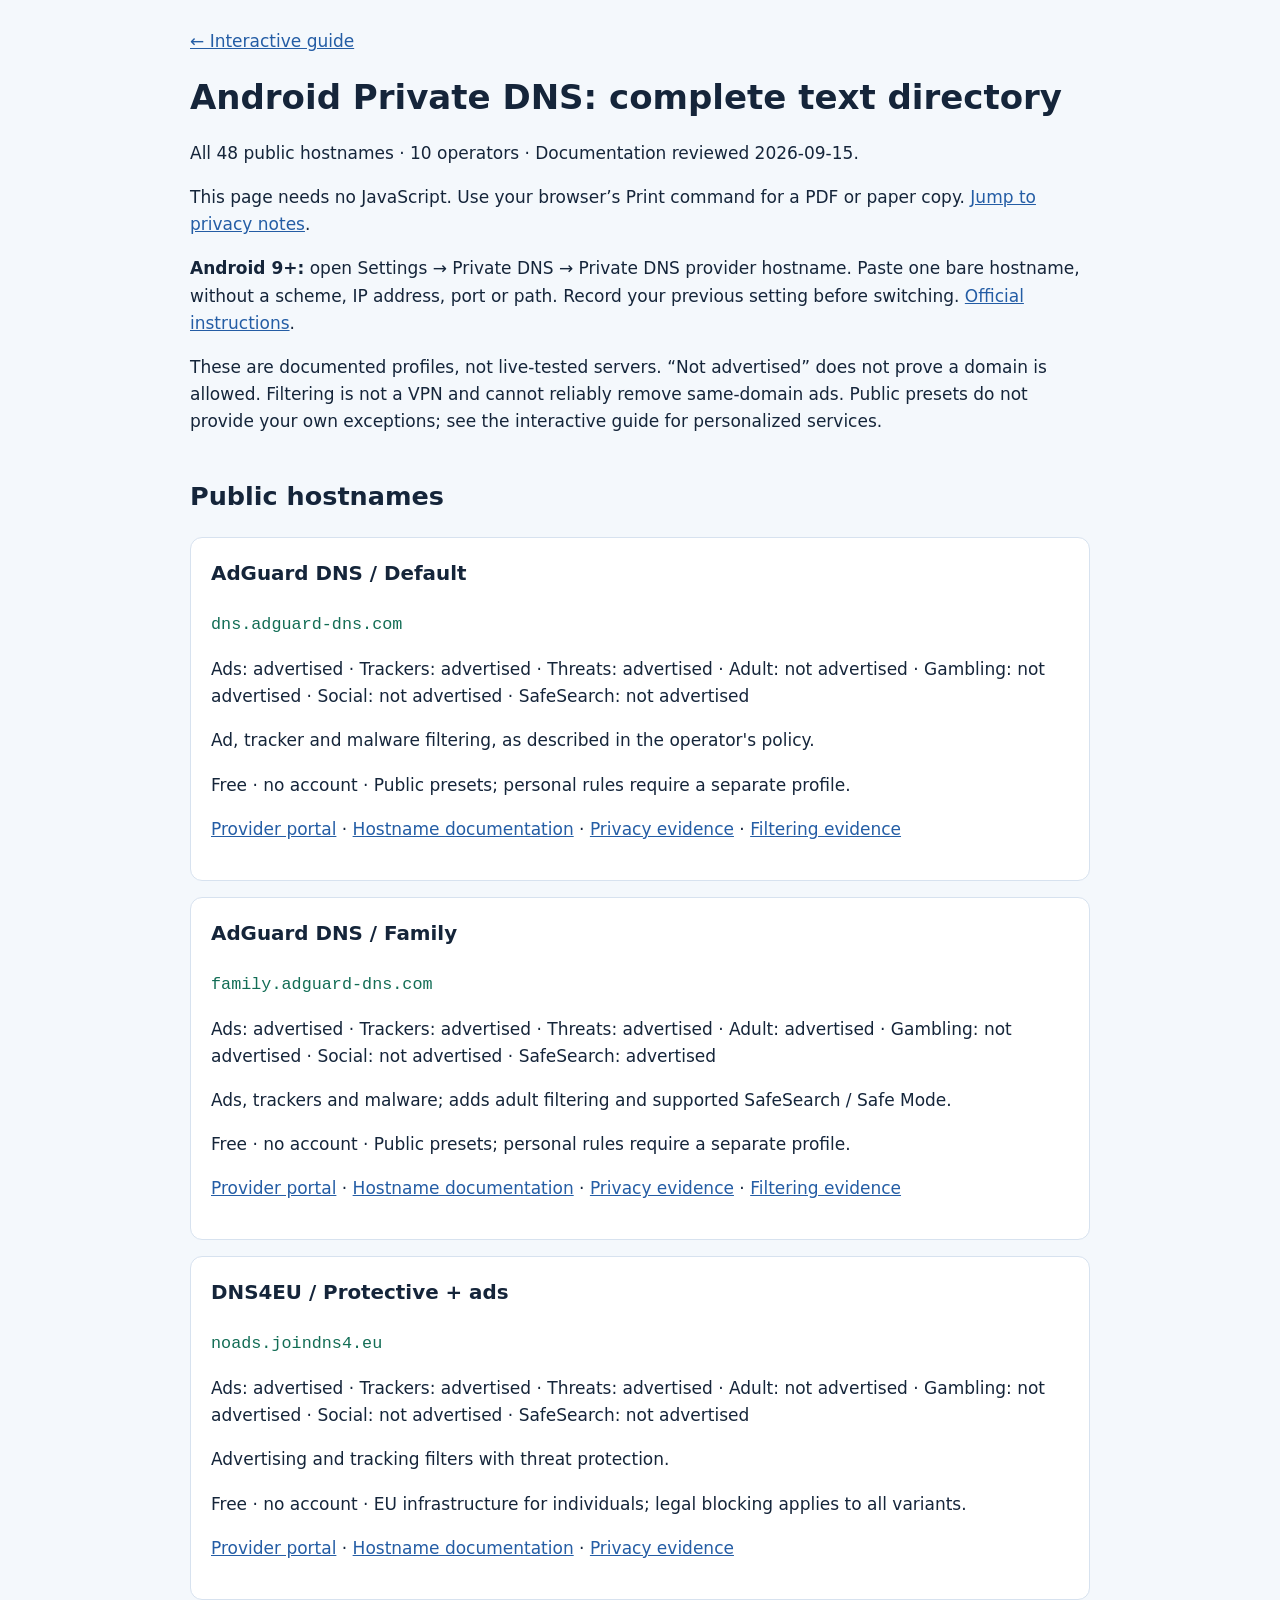
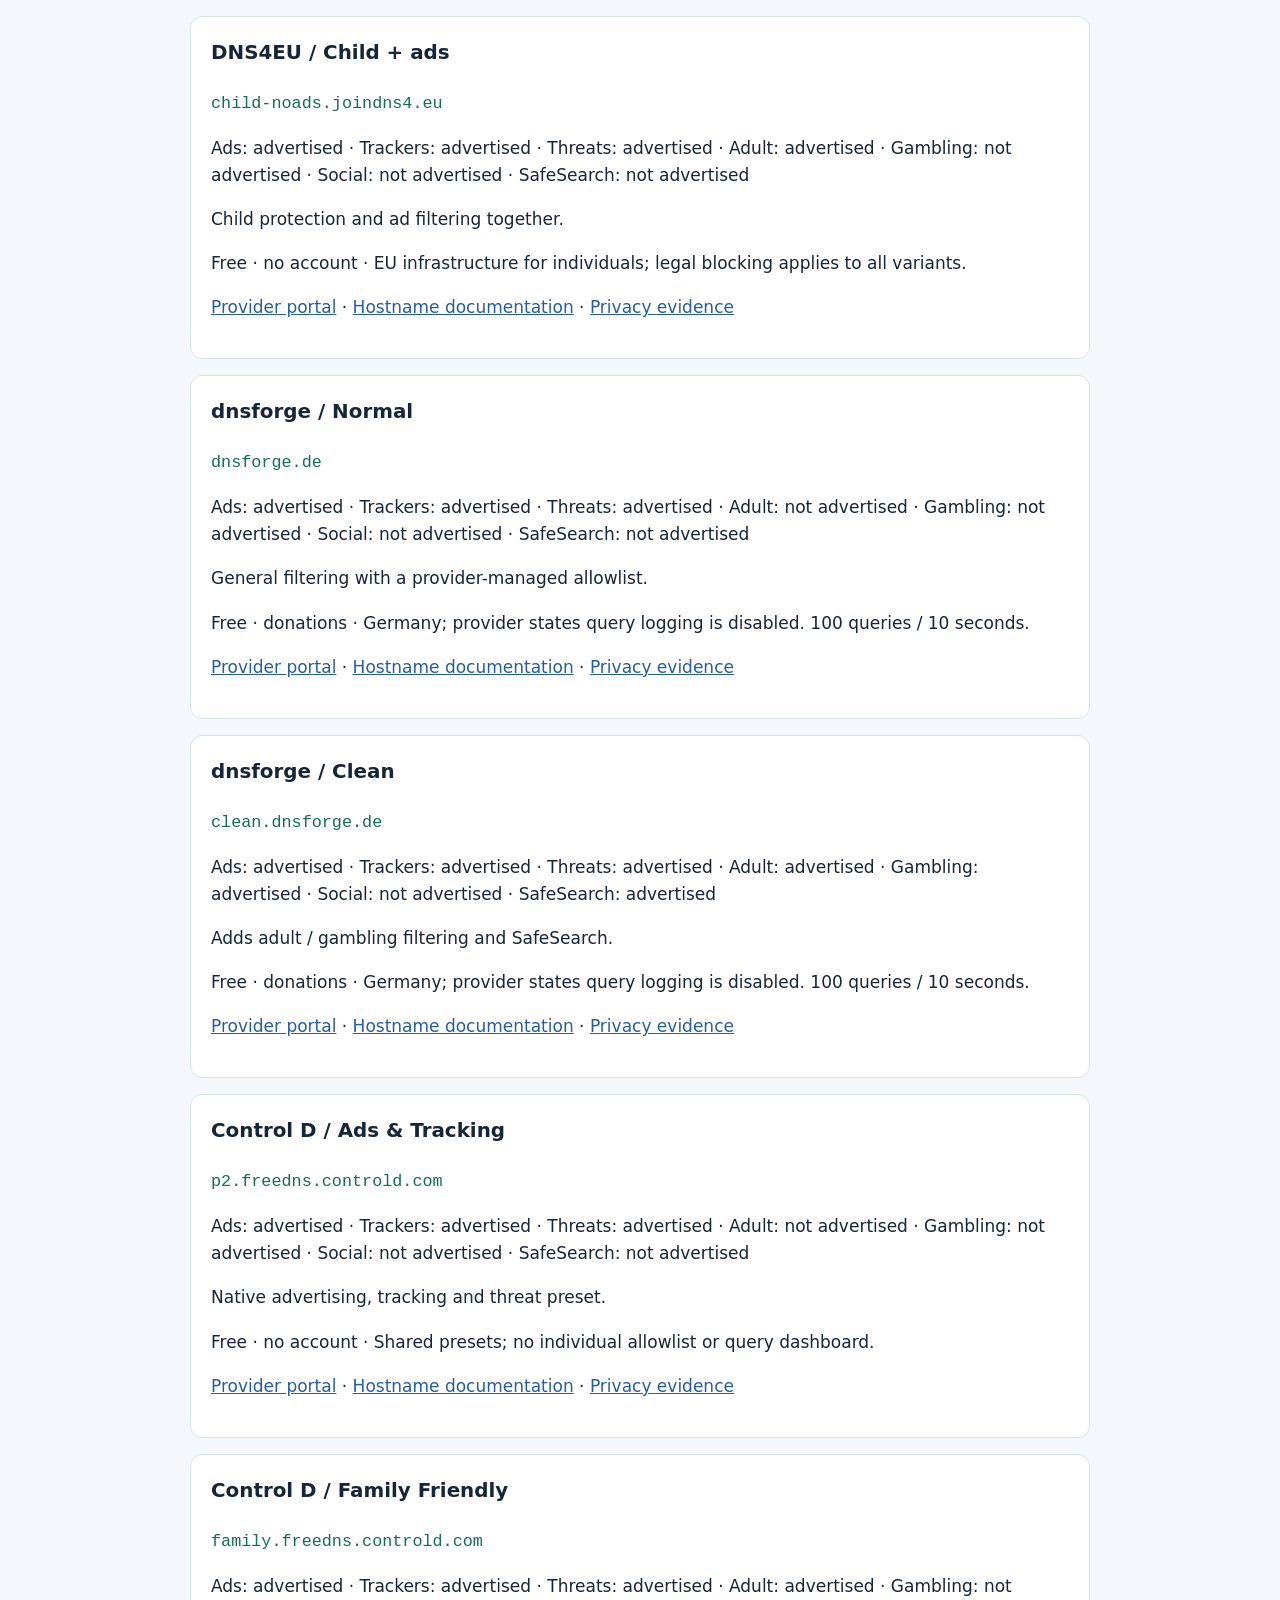
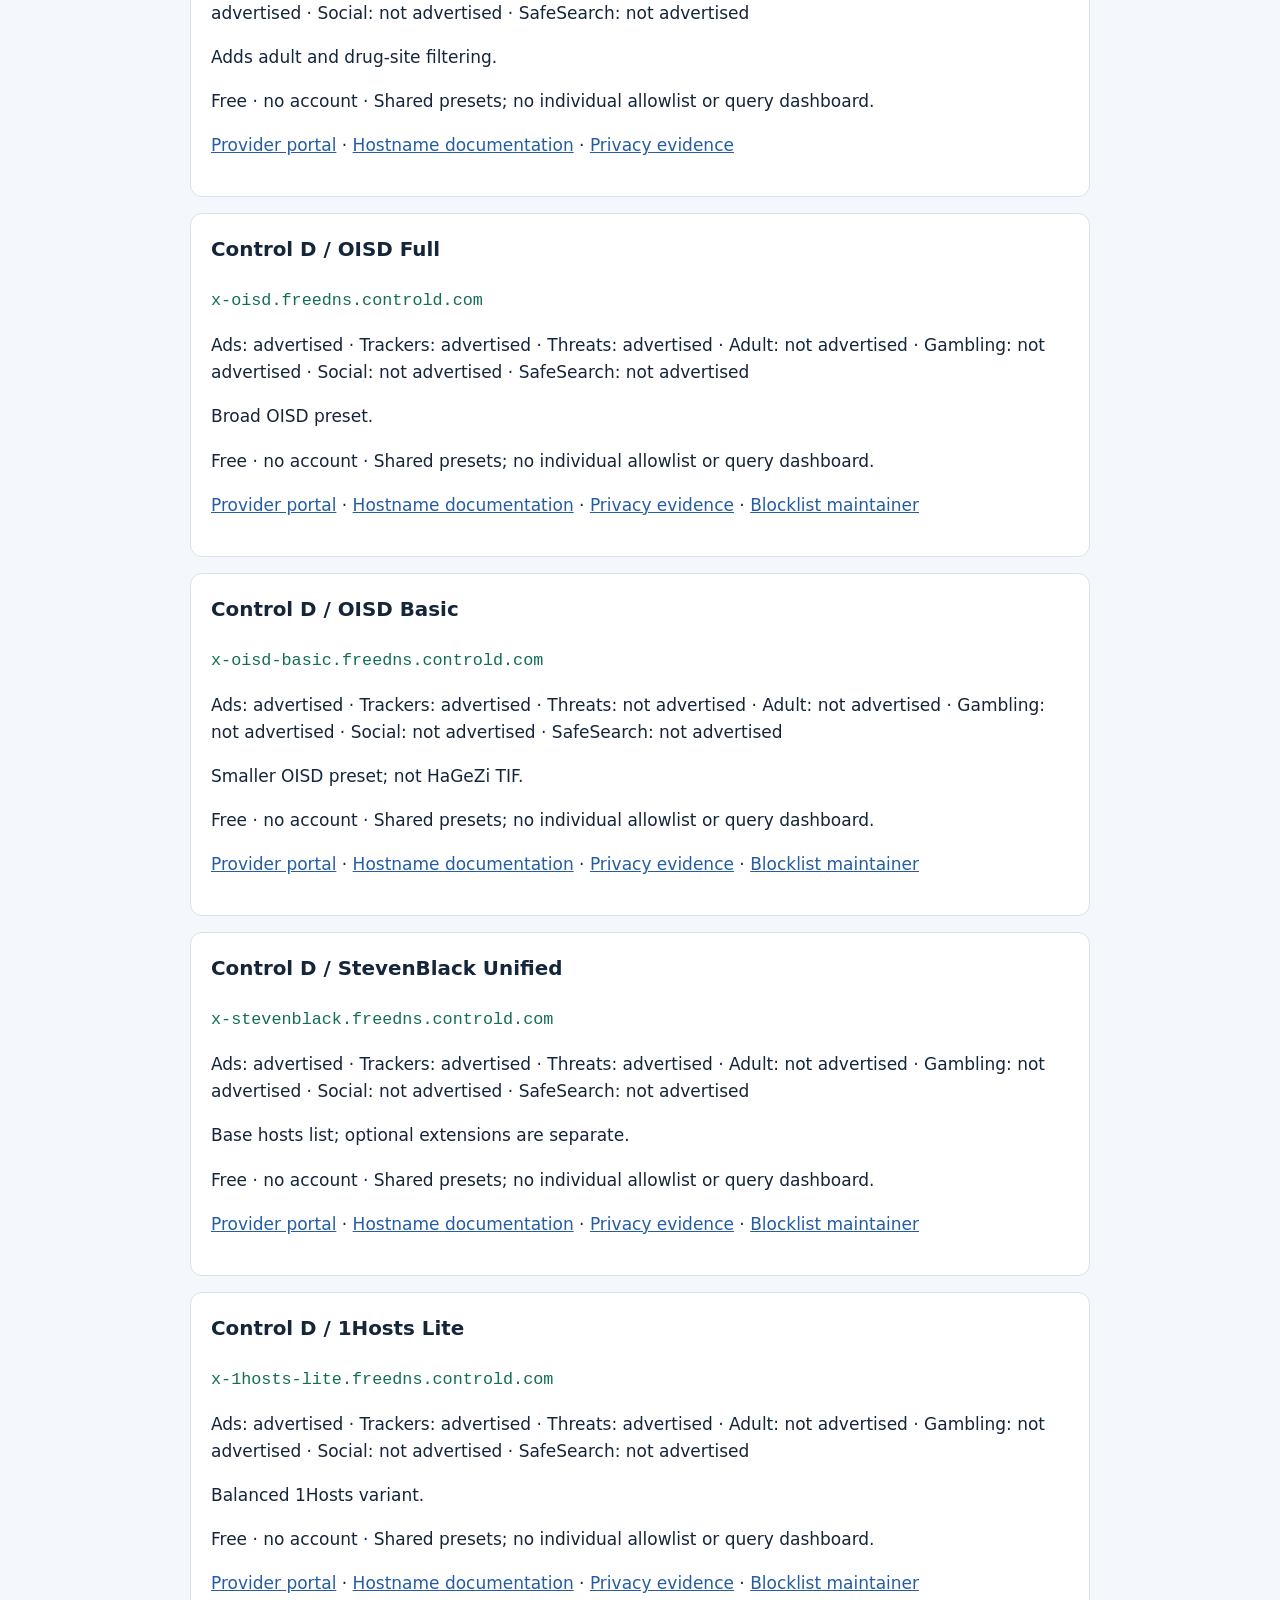
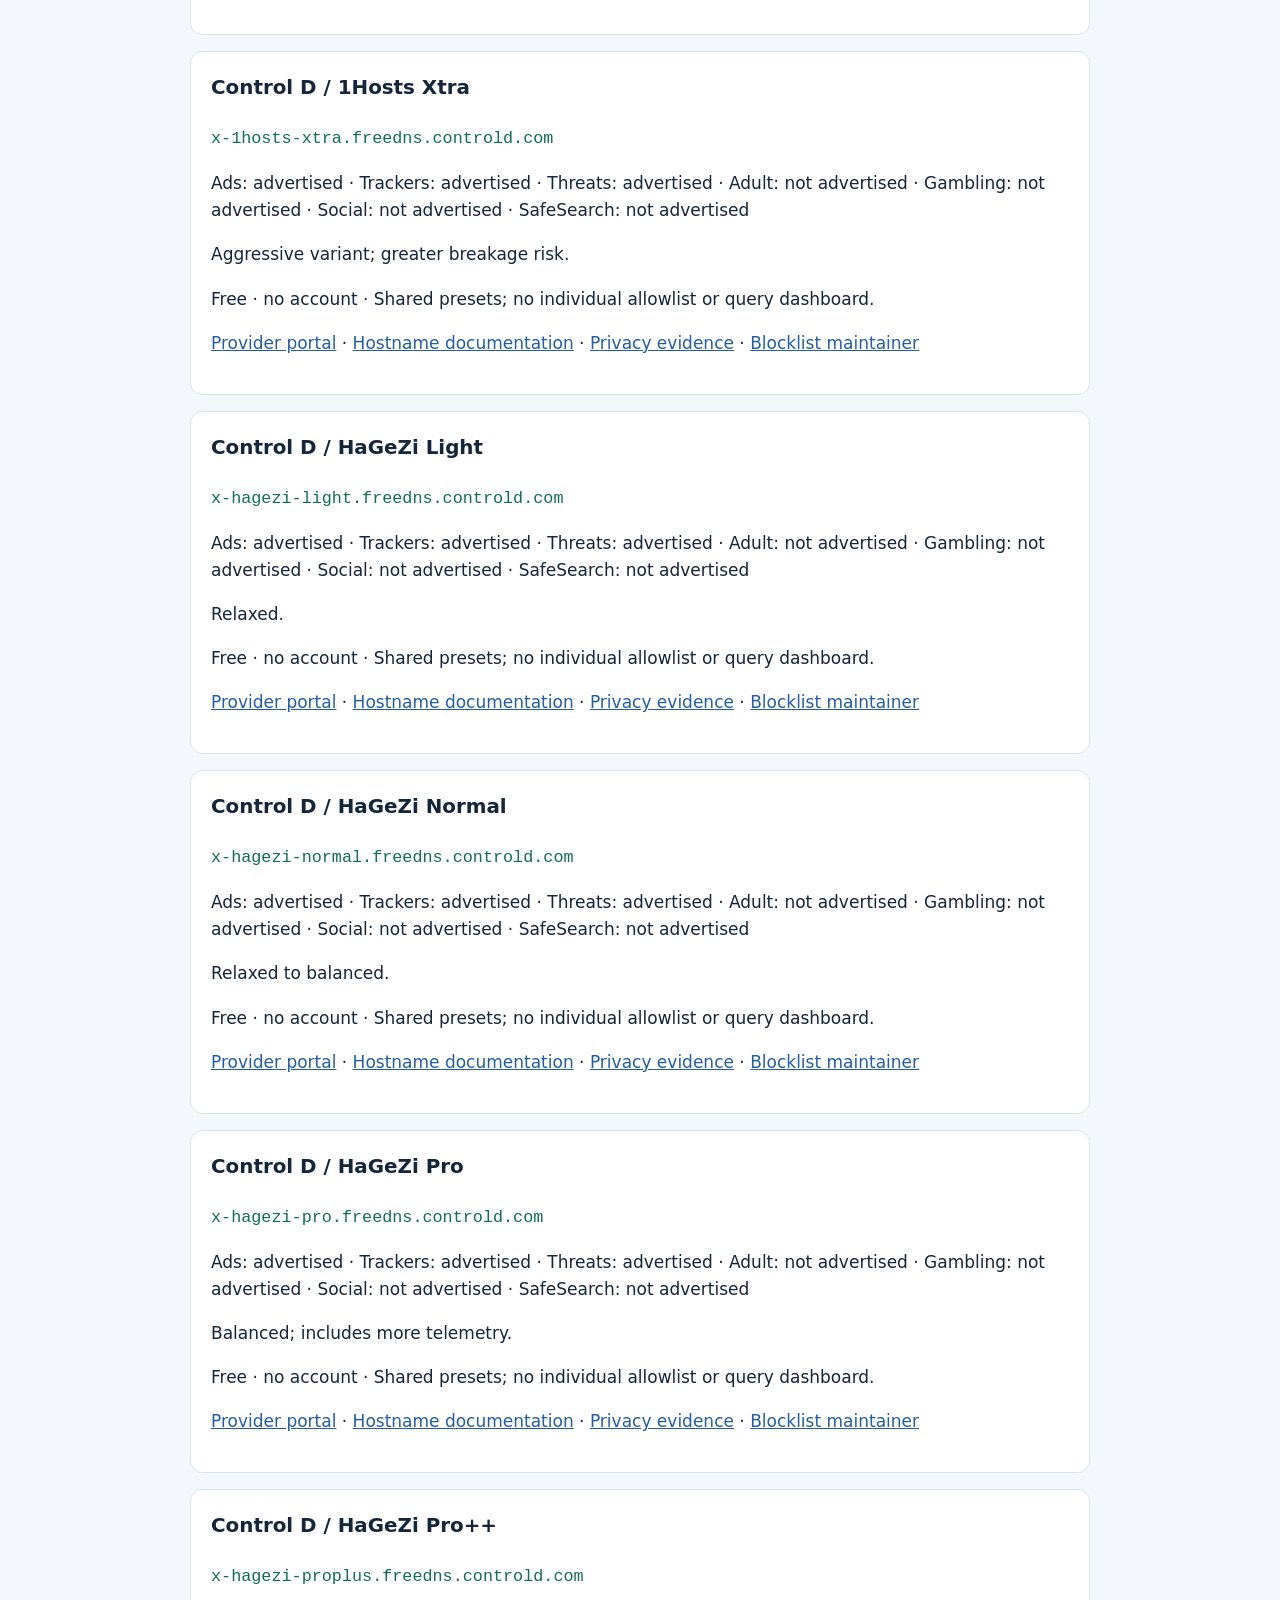
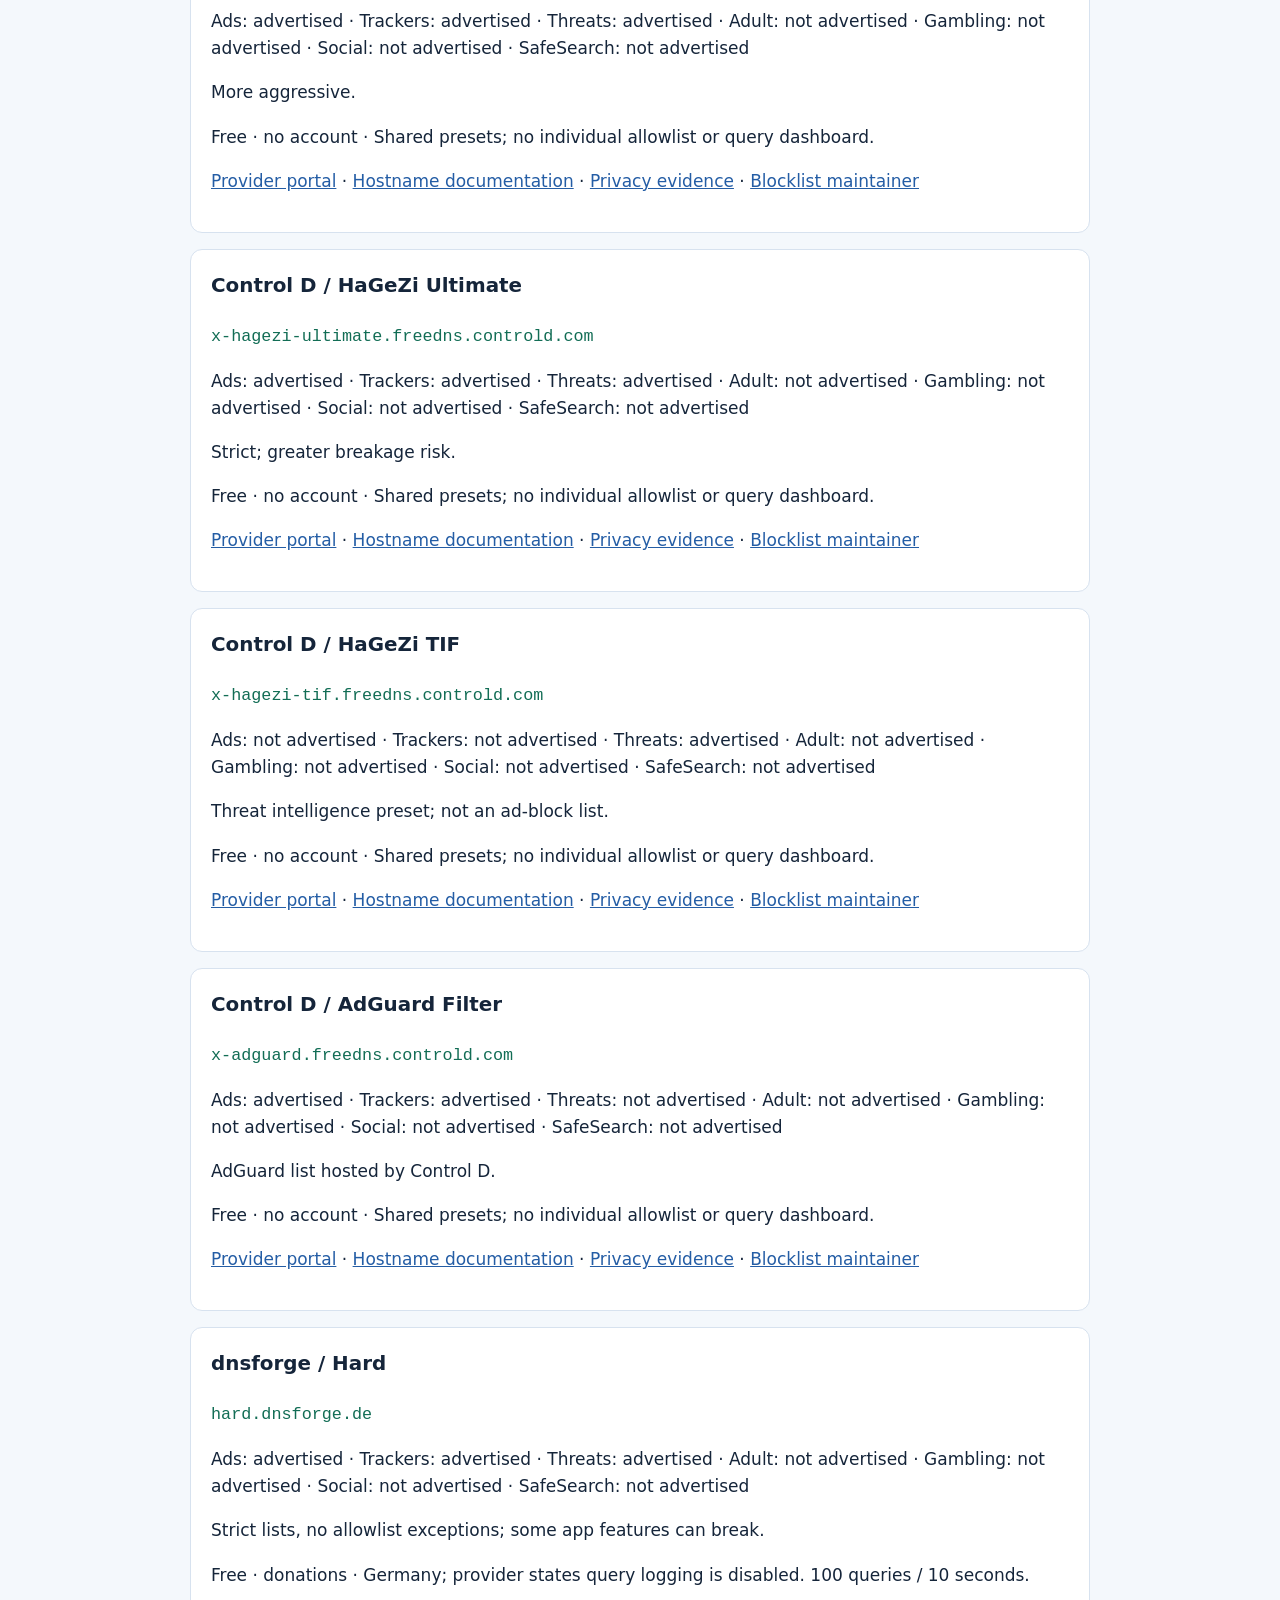
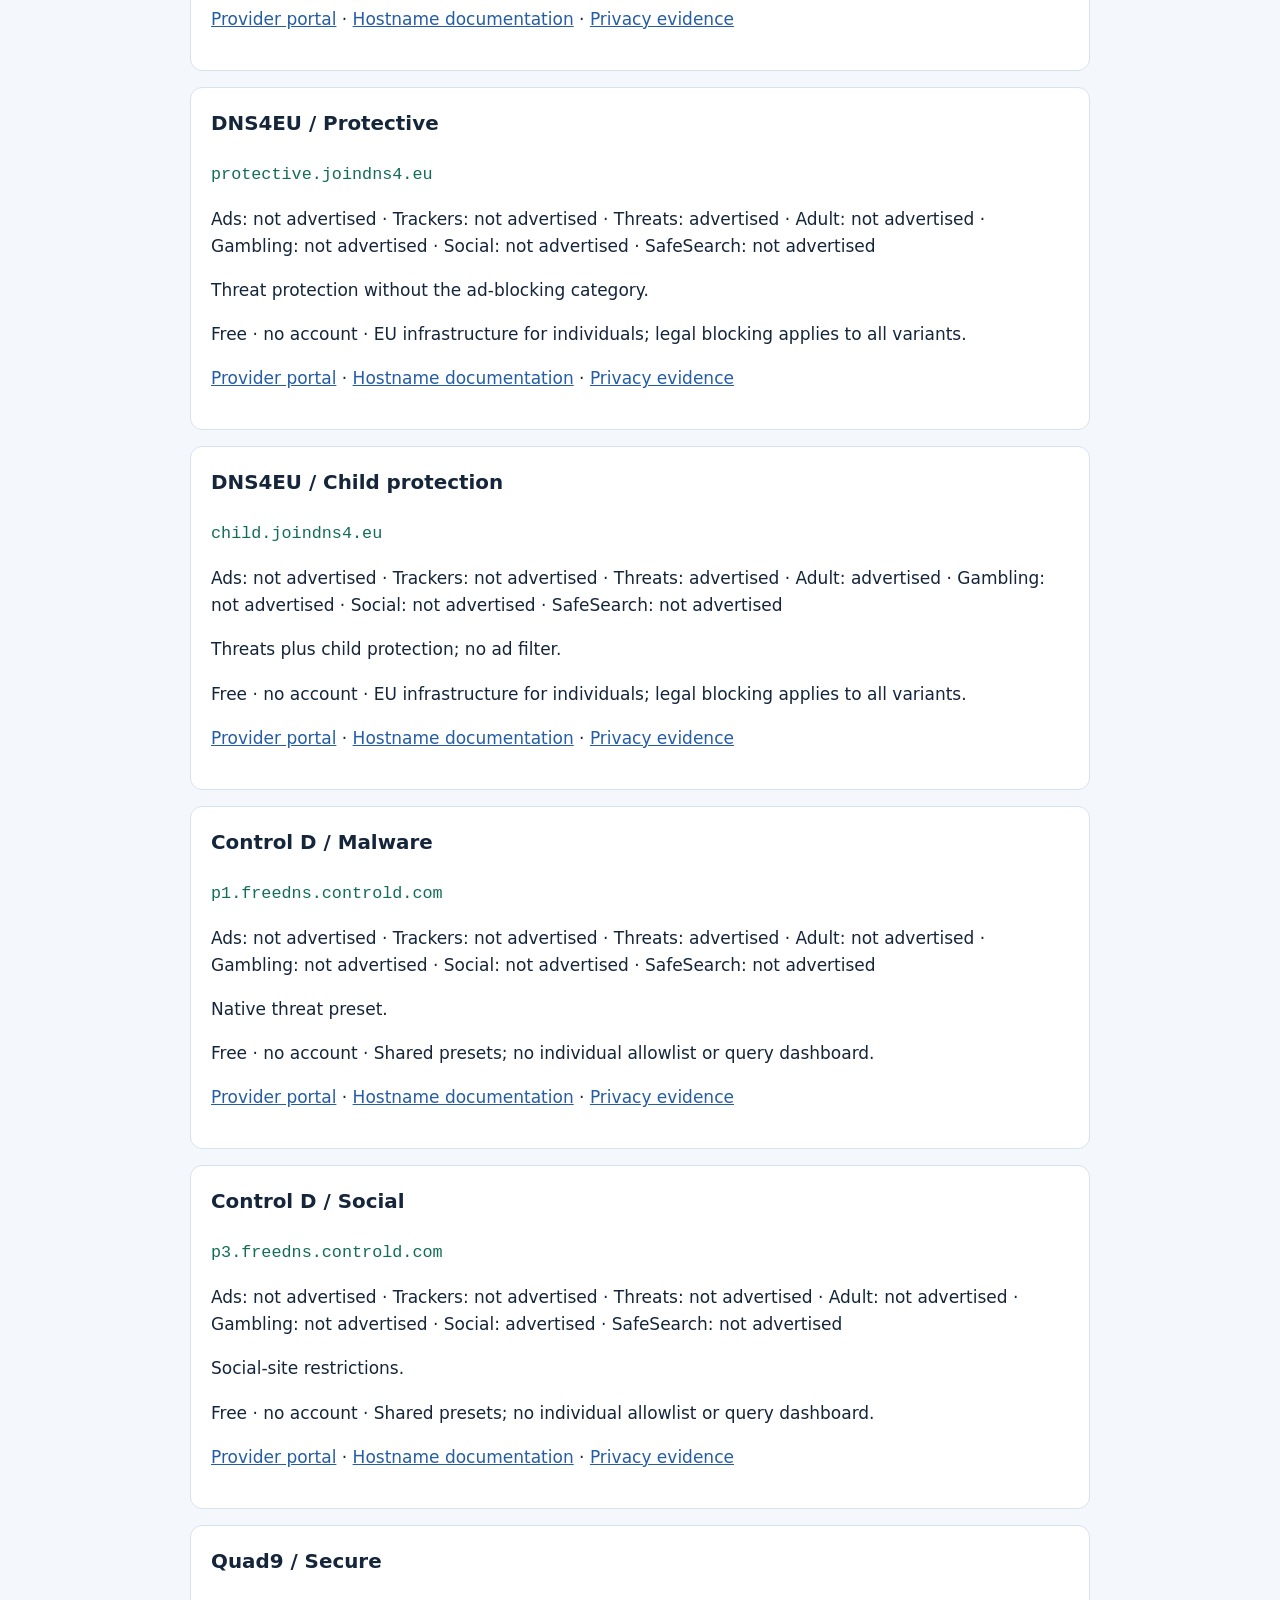
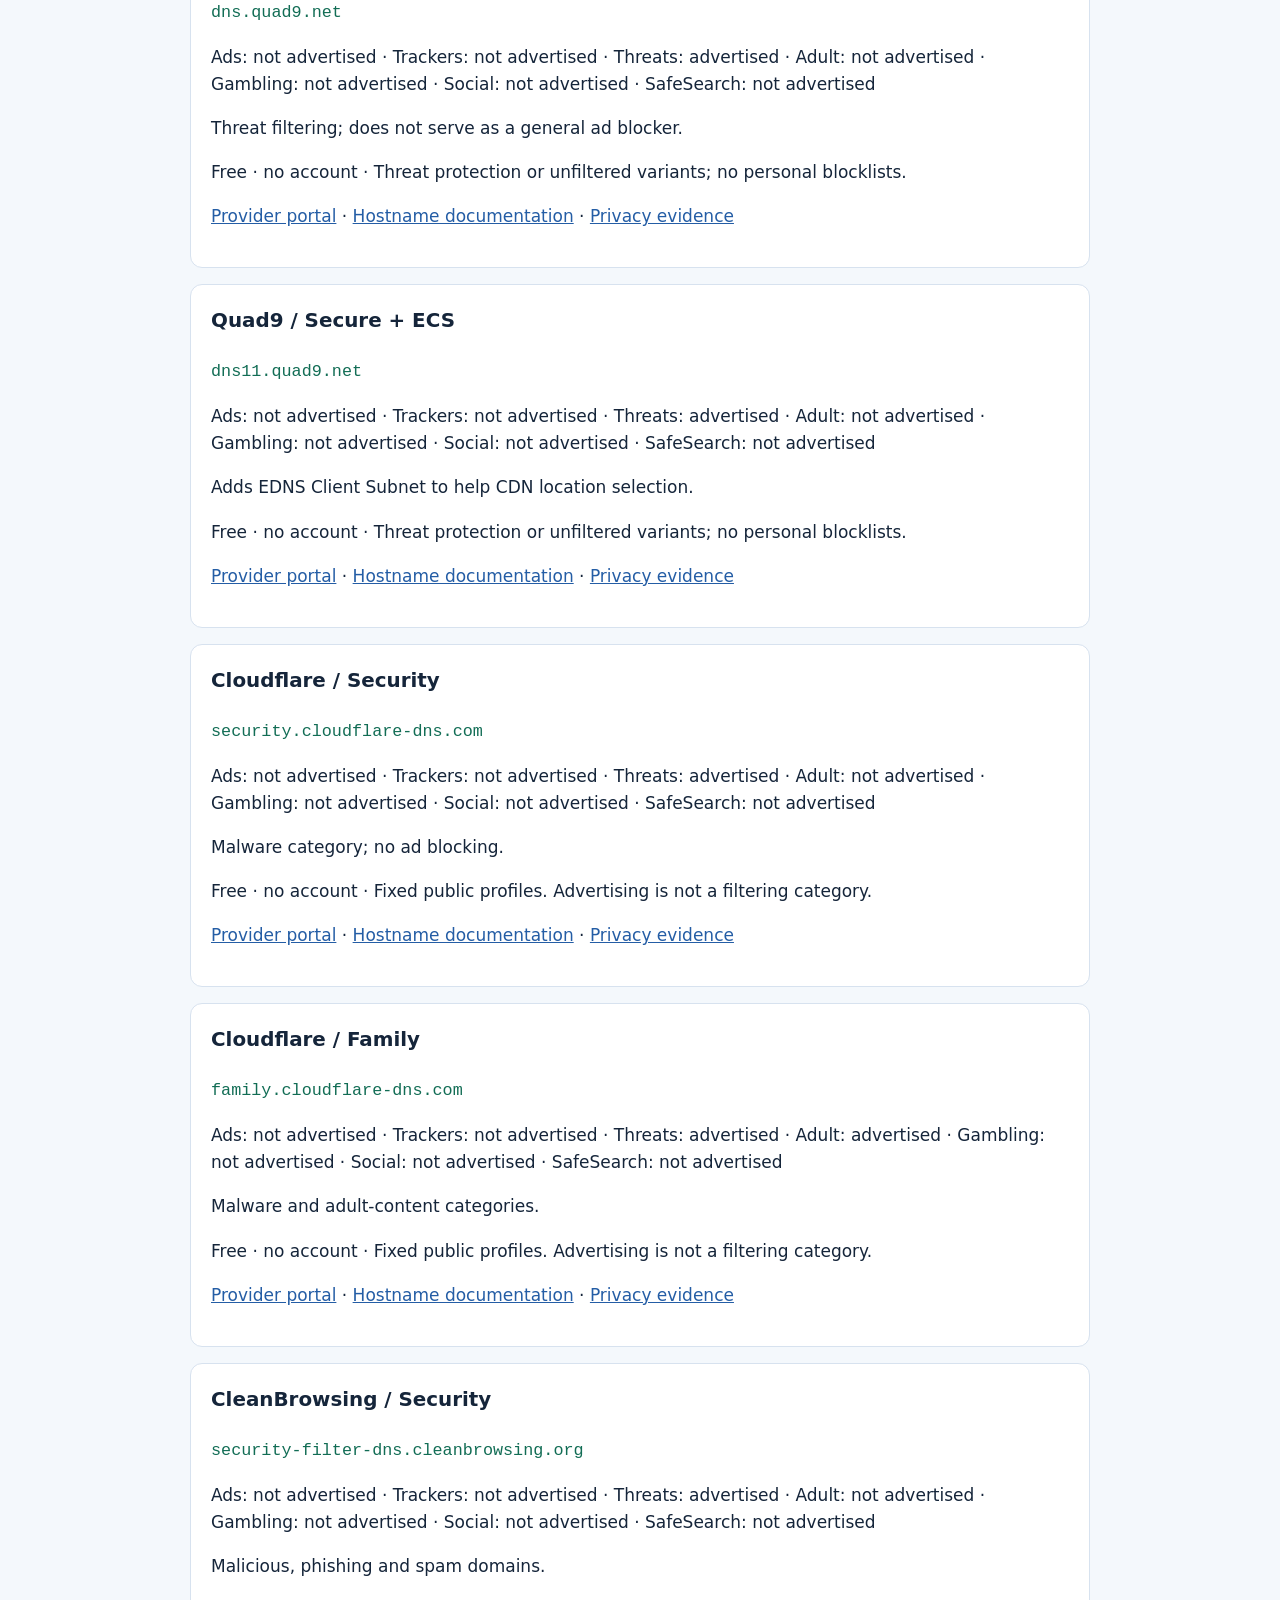
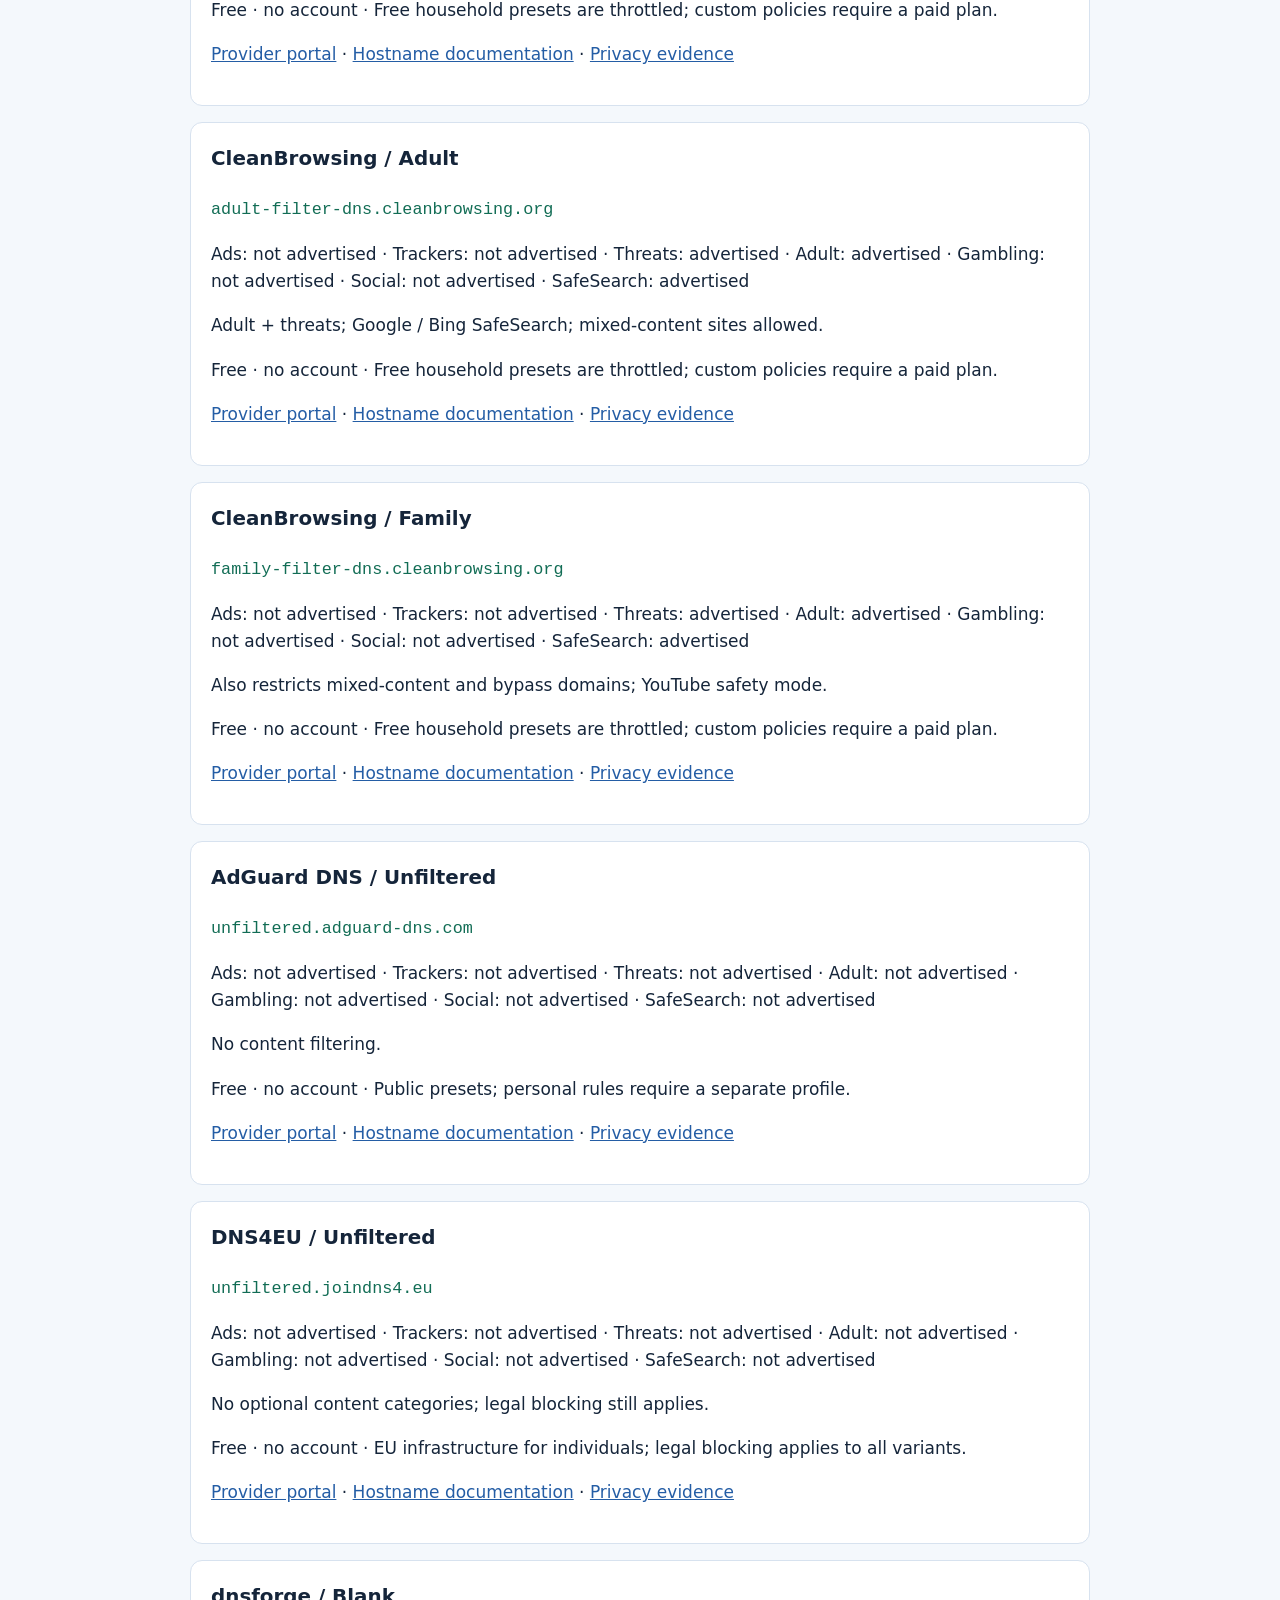
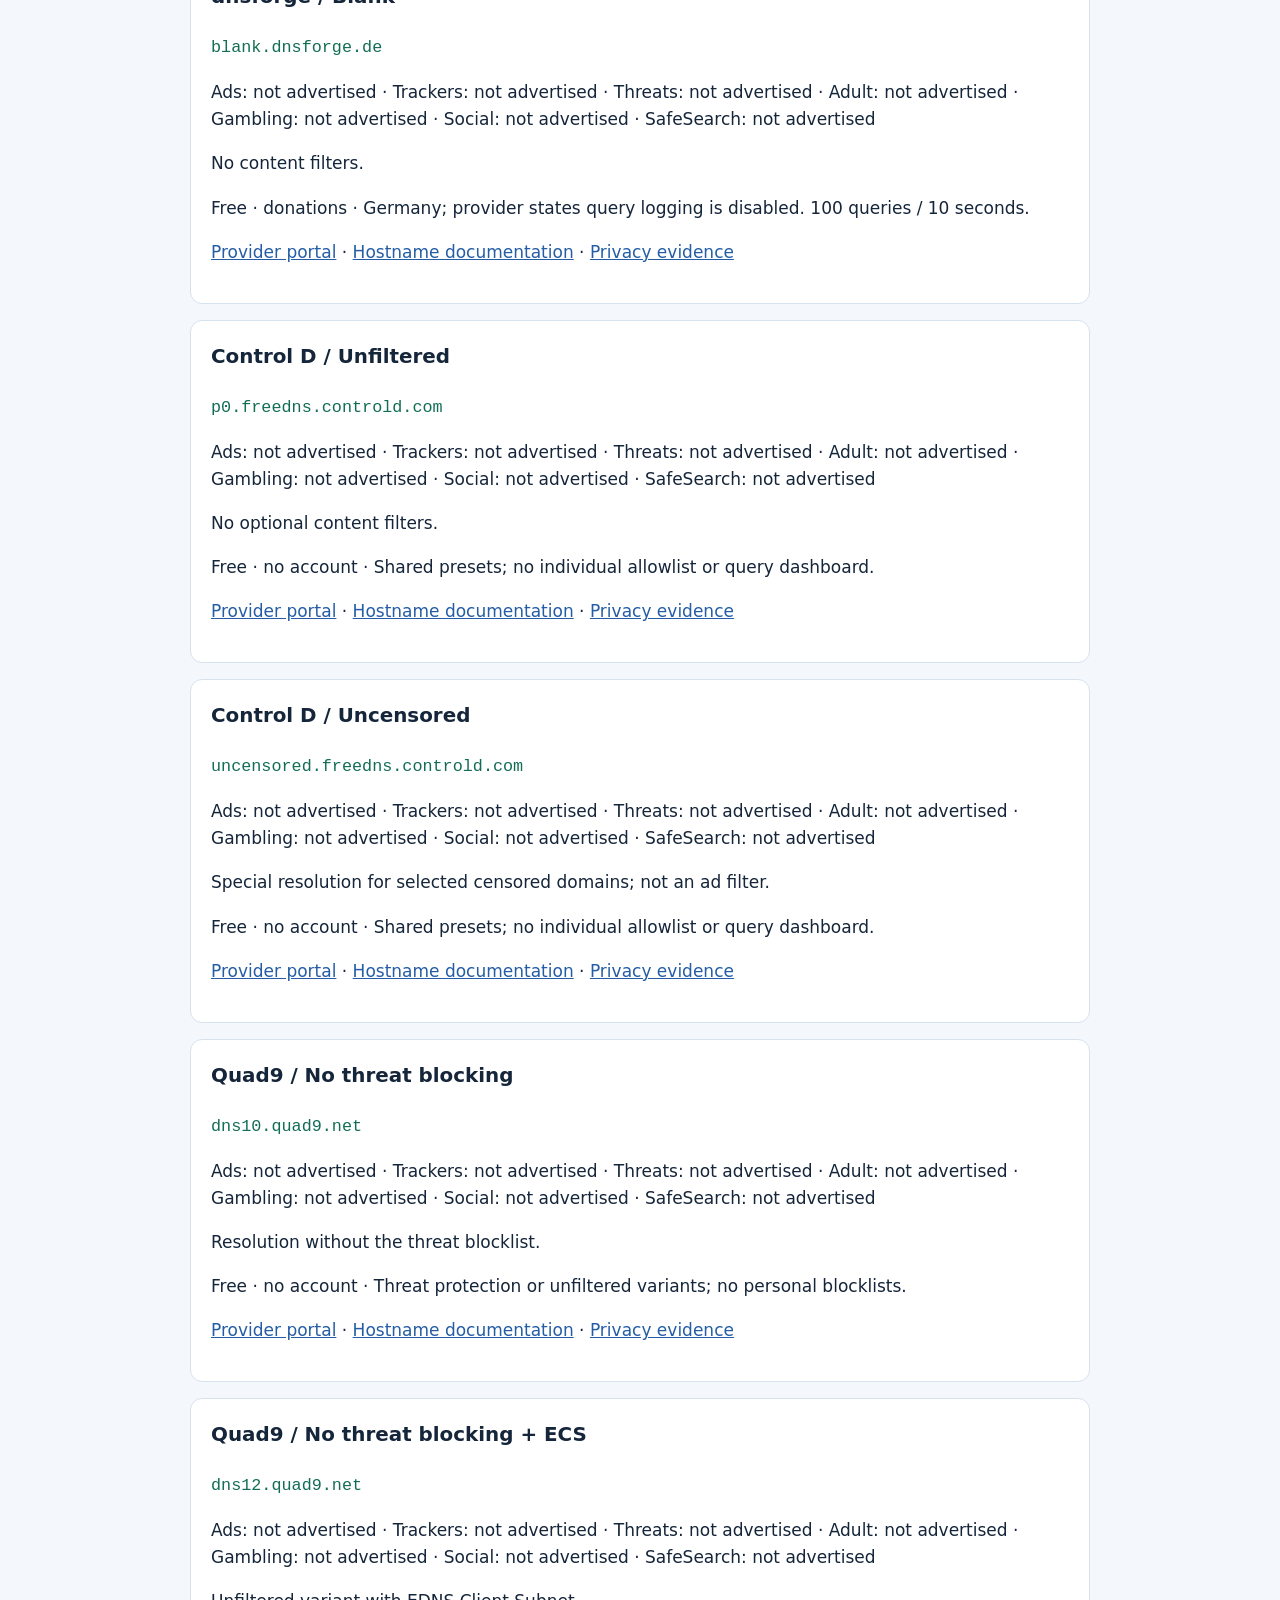
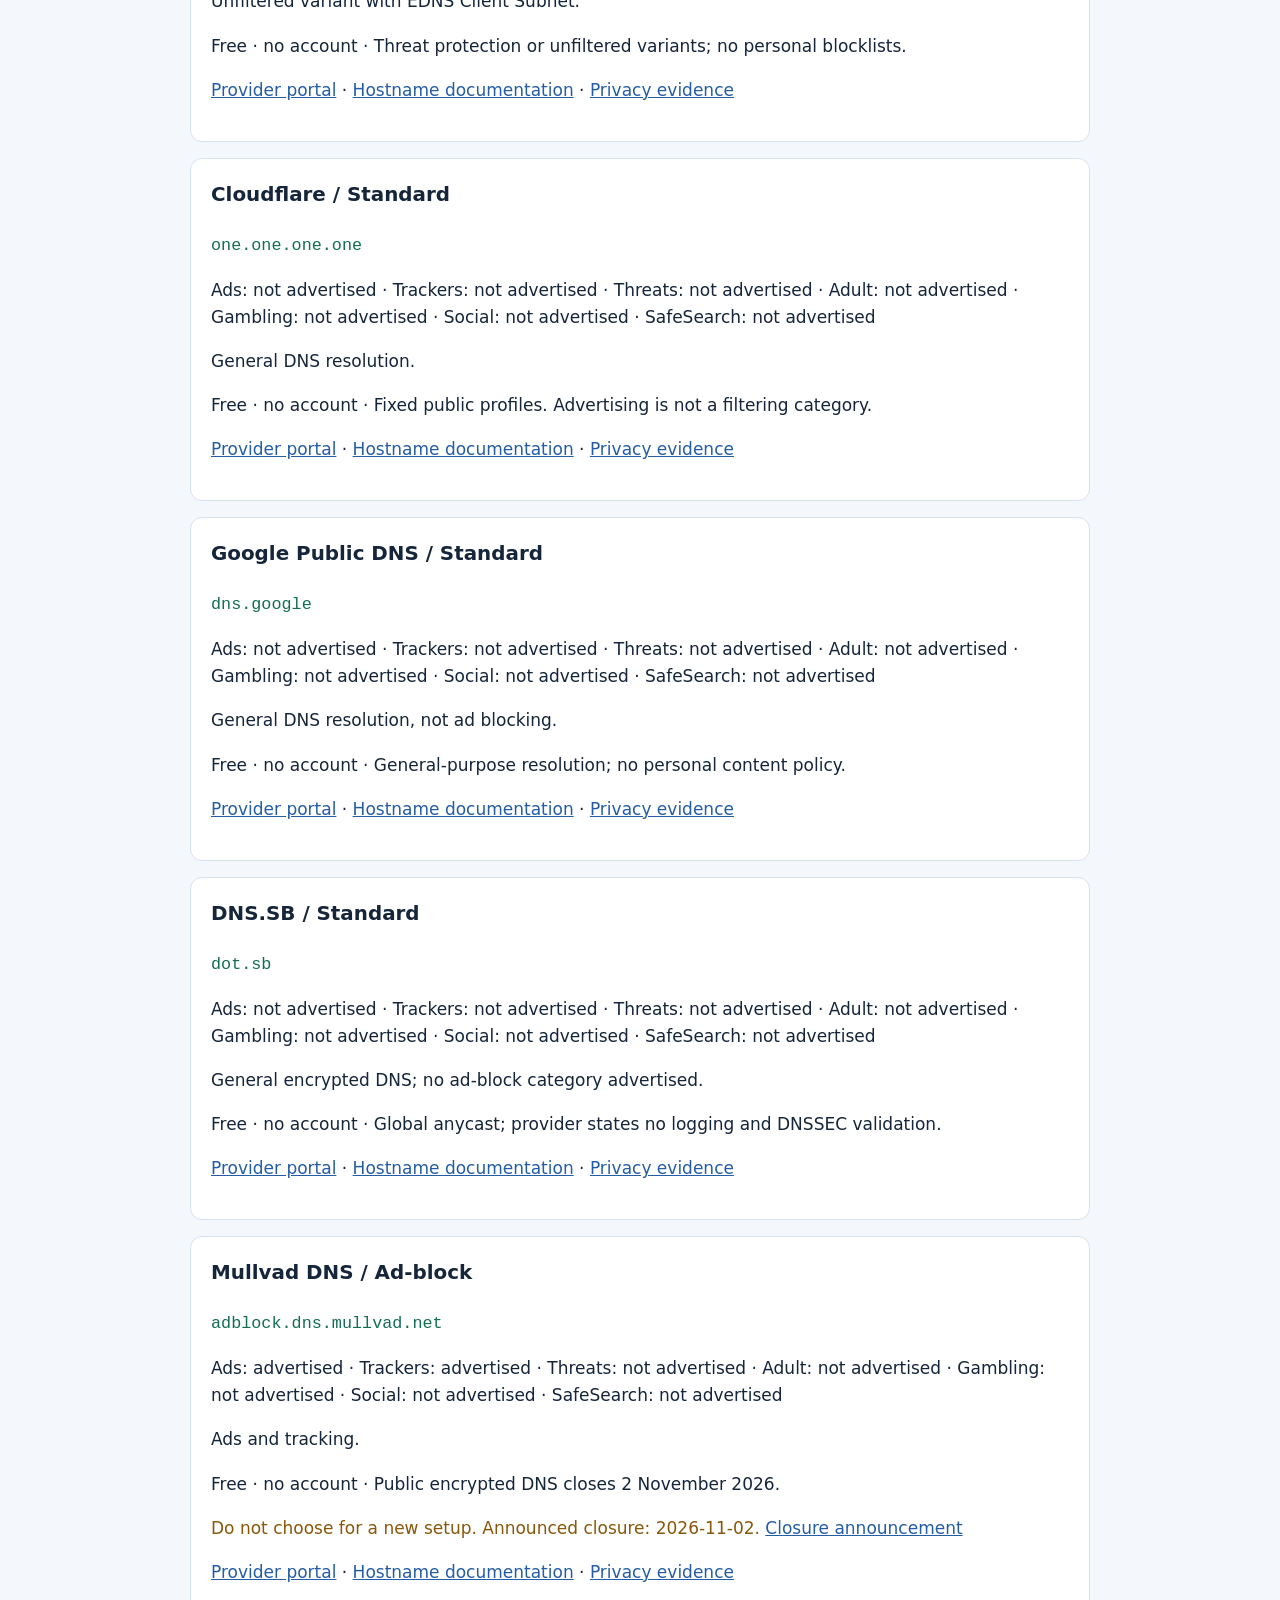
<file: directory.html>
<!doctype html>
<html lang="en"><head><meta charset="utf-8"><meta name="viewport" content="width=device-width, initial-scale=1"><meta name="description" content="Complete printable Android Private DNS directory with official sources and privacy notes."><title>Android Private DNS — complete text directory</title><style>body{font:17px/1.6 system-ui,sans-serif;color:#15253a;background:#f4f8fc;margin:0}main{max-width:900px;margin:auto;padding:28px 20px}a{color:#245da5}h1{line-height:1.15}h2{margin-top:40px}.entry{background:white;border:1px solid #d7e2ef;border-radius:12px;padding:20px;margin:16px 0;break-inside:avoid}.entry h3{margin-top:0}code{font-size:1.05rem;overflow-wrap:anywhere;color:#126d55}dt{font-weight:700}dd{margin:4px 0 14px}.warning{color:#895709}a:focus-visible{outline:3px solid #126d55;outline-offset:3px}@media print{body{background:white;font-size:10pt}main{max-width:none;padding:0}a{color:black}.entry{border-radius:0;padding:12px}h1{font-size:22pt}}</style></head><body><main><a href="index.html">← Interactive guide</a><h1>Android Private DNS: complete text directory</h1><p>All 48 public hostnames · 10 operators · Documentation reviewed 2026-09-15.</p><p>This page needs no JavaScript. Use your browser’s Print command for a PDF or paper copy. <a href="#privacy">Jump to privacy notes</a>.</p><p><strong>Android 9+:</strong> open Settings → Private DNS → Private DNS provider hostname. Paste one bare hostname, without a scheme, IP address, port or path. Record your previous setting before switching. <a href="https://developers.google.com/speed/public-dns/docs/using#android">Official instructions</a>.</p><p>These are documented profiles, not live-tested servers. “Not advertised” does not prove a domain is allowed. Filtering is not a VPN and cannot reliably remove same-domain ads. Public presets do not provide your own exceptions; see the interactive guide for personalized services.</p><h2>Public hostnames</h2>
<article class="entry"><h3>AdGuard DNS / Default</h3><code>dns.adguard-dns.com</code><p>Ads: advertised · Trackers: advertised · Threats: advertised · Adult: not advertised · Gambling: not advertised · Social: not advertised · SafeSearch: not advertised</p><p>Ad, tracker and malware filtering, as described in the operator&#39;s policy.</p><p>Free · no account · Public presets; personal rules require a separate profile.</p><p><a href="https://adguard-dns.io/">Provider portal</a> · <a href="https://adguard-dns.io/en/public-dns.html">Hostname documentation</a> · <a href="https://adguard-dns.io/en/privacy.html">Privacy evidence</a> · <a href="https://adguard-dns.io/en/privacy.html">Filtering evidence</a></p></article>
<article class="entry"><h3>AdGuard DNS / Family</h3><code>family.adguard-dns.com</code><p>Ads: advertised · Trackers: advertised · Threats: advertised · Adult: advertised · Gambling: not advertised · Social: not advertised · SafeSearch: advertised</p><p>Ads, trackers and malware; adds adult filtering and supported SafeSearch / Safe Mode.</p><p>Free · no account · Public presets; personal rules require a separate profile.</p><p><a href="https://adguard-dns.io/">Provider portal</a> · <a href="https://adguard-dns.io/en/public-dns.html">Hostname documentation</a> · <a href="https://adguard-dns.io/en/privacy.html">Privacy evidence</a> · <a href="https://adguard-dns.io/en/privacy.html">Filtering evidence</a></p></article>
<article class="entry"><h3>DNS4EU / Protective + ads</h3><code>noads.joindns4.eu</code><p>Ads: advertised · Trackers: advertised · Threats: advertised · Adult: not advertised · Gambling: not advertised · Social: not advertised · SafeSearch: not advertised</p><p>Advertising and tracking filters with threat protection.</p><p>Free · no account · EU infrastructure for individuals; legal blocking applies to all variants.</p><p><a href="https://joindns4.eu/">Provider portal</a> · <a href="https://joindns4.eu/for-public">Hostname documentation</a> · <a href="https://joindns4.eu/for-public">Privacy evidence</a></p></article>
<article class="entry"><h3>DNS4EU / Child + ads</h3><code>child-noads.joindns4.eu</code><p>Ads: advertised · Trackers: advertised · Threats: advertised · Adult: advertised · Gambling: not advertised · Social: not advertised · SafeSearch: not advertised</p><p>Child protection and ad filtering together.</p><p>Free · no account · EU infrastructure for individuals; legal blocking applies to all variants.</p><p><a href="https://joindns4.eu/">Provider portal</a> · <a href="https://joindns4.eu/for-public">Hostname documentation</a> · <a href="https://joindns4.eu/for-public">Privacy evidence</a></p></article>
<article class="entry"><h3>dnsforge / Normal</h3><code>dnsforge.de</code><p>Ads: advertised · Trackers: advertised · Threats: advertised · Adult: not advertised · Gambling: not advertised · Social: not advertised · SafeSearch: not advertised</p><p>General filtering with a provider-managed allowlist.</p><p>Free · donations · Germany; provider states query logging is disabled. 100 queries / 10 seconds.</p><p><a href="https://dnsforge.de/">Provider portal</a> · <a href="https://dnsforge.de/">Hostname documentation</a> · <a href="https://dnsforge.de/">Privacy evidence</a></p></article>
<article class="entry"><h3>dnsforge / Clean</h3><code>clean.dnsforge.de</code><p>Ads: advertised · Trackers: advertised · Threats: advertised · Adult: advertised · Gambling: advertised · Social: not advertised · SafeSearch: advertised</p><p>Adds adult / gambling filtering and SafeSearch.</p><p>Free · donations · Germany; provider states query logging is disabled. 100 queries / 10 seconds.</p><p><a href="https://dnsforge.de/">Provider portal</a> · <a href="https://dnsforge.de/">Hostname documentation</a> · <a href="https://dnsforge.de/">Privacy evidence</a></p></article>
<article class="entry"><h3>Control D / Ads &amp; Tracking</h3><code>p2.freedns.controld.com</code><p>Ads: advertised · Trackers: advertised · Threats: advertised · Adult: not advertised · Gambling: not advertised · Social: not advertised · SafeSearch: not advertised</p><p>Native advertising, tracking and threat preset.</p><p>Free · no account · Shared presets; no individual allowlist or query dashboard.</p><p><a href="https://controld.com/free-dns">Provider portal</a> · <a href="https://docs.controld.com/docs/free-dns">Hostname documentation</a> · <a href="https://controld.com/free-dns">Privacy evidence</a></p></article>
<article class="entry"><h3>Control D / Family Friendly</h3><code>family.freedns.controld.com</code><p>Ads: advertised · Trackers: advertised · Threats: advertised · Adult: advertised · Gambling: not advertised · Social: not advertised · SafeSearch: not advertised</p><p>Adds adult and drug-site filtering.</p><p>Free · no account · Shared presets; no individual allowlist or query dashboard.</p><p><a href="https://controld.com/free-dns">Provider portal</a> · <a href="https://docs.controld.com/docs/free-dns">Hostname documentation</a> · <a href="https://controld.com/free-dns">Privacy evidence</a></p></article>
<article class="entry"><h3>Control D / OISD Full</h3><code>x-oisd.freedns.controld.com</code><p>Ads: advertised · Trackers: advertised · Threats: advertised · Adult: not advertised · Gambling: not advertised · Social: not advertised · SafeSearch: not advertised</p><p>Broad OISD preset.</p><p>Free · no account · Shared presets; no individual allowlist or query dashboard.</p><p><a href="https://controld.com/free-dns">Provider portal</a> · <a href="https://docs.controld.com/docs/free-dns">Hostname documentation</a> · <a href="https://controld.com/free-dns">Privacy evidence</a> · <a href="https://oisd.nl/">Blocklist maintainer</a></p></article>
<article class="entry"><h3>Control D / OISD Basic</h3><code>x-oisd-basic.freedns.controld.com</code><p>Ads: advertised · Trackers: advertised · Threats: not advertised · Adult: not advertised · Gambling: not advertised · Social: not advertised · SafeSearch: not advertised</p><p>Smaller OISD preset; not HaGeZi TIF.</p><p>Free · no account · Shared presets; no individual allowlist or query dashboard.</p><p><a href="https://controld.com/free-dns">Provider portal</a> · <a href="https://docs.controld.com/docs/free-dns">Hostname documentation</a> · <a href="https://controld.com/free-dns">Privacy evidence</a> · <a href="https://oisd.nl/">Blocklist maintainer</a></p></article>
<article class="entry"><h3>Control D / StevenBlack Unified</h3><code>x-stevenblack.freedns.controld.com</code><p>Ads: advertised · Trackers: advertised · Threats: advertised · Adult: not advertised · Gambling: not advertised · Social: not advertised · SafeSearch: not advertised</p><p>Base hosts list; optional extensions are separate.</p><p>Free · no account · Shared presets; no individual allowlist or query dashboard.</p><p><a href="https://controld.com/free-dns">Provider portal</a> · <a href="https://docs.controld.com/docs/free-dns">Hostname documentation</a> · <a href="https://controld.com/free-dns">Privacy evidence</a> · <a href="https://github.com/StevenBlack/hosts">Blocklist maintainer</a></p></article>
<article class="entry"><h3>Control D / 1Hosts Lite</h3><code>x-1hosts-lite.freedns.controld.com</code><p>Ads: advertised · Trackers: advertised · Threats: advertised · Adult: not advertised · Gambling: not advertised · Social: not advertised · SafeSearch: not advertised</p><p>Balanced 1Hosts variant.</p><p>Free · no account · Shared presets; no individual allowlist or query dashboard.</p><p><a href="https://controld.com/free-dns">Provider portal</a> · <a href="https://docs.controld.com/docs/free-dns">Hostname documentation</a> · <a href="https://controld.com/free-dns">Privacy evidence</a> · <a href="https://github.com/badmojr/1Hosts">Blocklist maintainer</a></p></article>
<article class="entry"><h3>Control D / 1Hosts Xtra</h3><code>x-1hosts-xtra.freedns.controld.com</code><p>Ads: advertised · Trackers: advertised · Threats: advertised · Adult: not advertised · Gambling: not advertised · Social: not advertised · SafeSearch: not advertised</p><p>Aggressive variant; greater breakage risk.</p><p>Free · no account · Shared presets; no individual allowlist or query dashboard.</p><p><a href="https://controld.com/free-dns">Provider portal</a> · <a href="https://docs.controld.com/docs/free-dns">Hostname documentation</a> · <a href="https://controld.com/free-dns">Privacy evidence</a> · <a href="https://github.com/badmojr/1Hosts">Blocklist maintainer</a></p></article>
<article class="entry"><h3>Control D / HaGeZi Light</h3><code>x-hagezi-light.freedns.controld.com</code><p>Ads: advertised · Trackers: advertised · Threats: advertised · Adult: not advertised · Gambling: not advertised · Social: not advertised · SafeSearch: not advertised</p><p>Relaxed.</p><p>Free · no account · Shared presets; no individual allowlist or query dashboard.</p><p><a href="https://controld.com/free-dns">Provider portal</a> · <a href="https://docs.controld.com/docs/free-dns">Hostname documentation</a> · <a href="https://controld.com/free-dns">Privacy evidence</a> · <a href="https://github.com/hagezi/dns-blocklists">Blocklist maintainer</a></p></article>
<article class="entry"><h3>Control D / HaGeZi Normal</h3><code>x-hagezi-normal.freedns.controld.com</code><p>Ads: advertised · Trackers: advertised · Threats: advertised · Adult: not advertised · Gambling: not advertised · Social: not advertised · SafeSearch: not advertised</p><p>Relaxed to balanced.</p><p>Free · no account · Shared presets; no individual allowlist or query dashboard.</p><p><a href="https://controld.com/free-dns">Provider portal</a> · <a href="https://docs.controld.com/docs/free-dns">Hostname documentation</a> · <a href="https://controld.com/free-dns">Privacy evidence</a> · <a href="https://github.com/hagezi/dns-blocklists">Blocklist maintainer</a></p></article>
<article class="entry"><h3>Control D / HaGeZi Pro</h3><code>x-hagezi-pro.freedns.controld.com</code><p>Ads: advertised · Trackers: advertised · Threats: advertised · Adult: not advertised · Gambling: not advertised · Social: not advertised · SafeSearch: not advertised</p><p>Balanced; includes more telemetry.</p><p>Free · no account · Shared presets; no individual allowlist or query dashboard.</p><p><a href="https://controld.com/free-dns">Provider portal</a> · <a href="https://docs.controld.com/docs/free-dns">Hostname documentation</a> · <a href="https://controld.com/free-dns">Privacy evidence</a> · <a href="https://github.com/hagezi/dns-blocklists">Blocklist maintainer</a></p></article>
<article class="entry"><h3>Control D / HaGeZi Pro++</h3><code>x-hagezi-proplus.freedns.controld.com</code><p>Ads: advertised · Trackers: advertised · Threats: advertised · Adult: not advertised · Gambling: not advertised · Social: not advertised · SafeSearch: not advertised</p><p>More aggressive.</p><p>Free · no account · Shared presets; no individual allowlist or query dashboard.</p><p><a href="https://controld.com/free-dns">Provider portal</a> · <a href="https://docs.controld.com/docs/free-dns">Hostname documentation</a> · <a href="https://controld.com/free-dns">Privacy evidence</a> · <a href="https://github.com/hagezi/dns-blocklists">Blocklist maintainer</a></p></article>
<article class="entry"><h3>Control D / HaGeZi Ultimate</h3><code>x-hagezi-ultimate.freedns.controld.com</code><p>Ads: advertised · Trackers: advertised · Threats: advertised · Adult: not advertised · Gambling: not advertised · Social: not advertised · SafeSearch: not advertised</p><p>Strict; greater breakage risk.</p><p>Free · no account · Shared presets; no individual allowlist or query dashboard.</p><p><a href="https://controld.com/free-dns">Provider portal</a> · <a href="https://docs.controld.com/docs/free-dns">Hostname documentation</a> · <a href="https://controld.com/free-dns">Privacy evidence</a> · <a href="https://github.com/hagezi/dns-blocklists">Blocklist maintainer</a></p></article>
<article class="entry"><h3>Control D / HaGeZi TIF</h3><code>x-hagezi-tif.freedns.controld.com</code><p>Ads: not advertised · Trackers: not advertised · Threats: advertised · Adult: not advertised · Gambling: not advertised · Social: not advertised · SafeSearch: not advertised</p><p>Threat intelligence preset; not an ad-block list.</p><p>Free · no account · Shared presets; no individual allowlist or query dashboard.</p><p><a href="https://controld.com/free-dns">Provider portal</a> · <a href="https://docs.controld.com/docs/free-dns">Hostname documentation</a> · <a href="https://controld.com/free-dns">Privacy evidence</a> · <a href="https://github.com/hagezi/dns-blocklists">Blocklist maintainer</a></p></article>
<article class="entry"><h3>Control D / AdGuard Filter</h3><code>x-adguard.freedns.controld.com</code><p>Ads: advertised · Trackers: advertised · Threats: not advertised · Adult: not advertised · Gambling: not advertised · Social: not advertised · SafeSearch: not advertised</p><p>AdGuard list hosted by Control D.</p><p>Free · no account · Shared presets; no individual allowlist or query dashboard.</p><p><a href="https://controld.com/free-dns">Provider portal</a> · <a href="https://docs.controld.com/docs/free-dns">Hostname documentation</a> · <a href="https://controld.com/free-dns">Privacy evidence</a> · <a href="https://github.com/AdguardTeam/AdGuardSDNSFilter">Blocklist maintainer</a></p></article>
<article class="entry"><h3>dnsforge / Hard</h3><code>hard.dnsforge.de</code><p>Ads: advertised · Trackers: advertised · Threats: advertised · Adult: not advertised · Gambling: not advertised · Social: not advertised · SafeSearch: not advertised</p><p>Strict lists, no allowlist exceptions; some app features can break.</p><p>Free · donations · Germany; provider states query logging is disabled. 100 queries / 10 seconds.</p><p><a href="https://dnsforge.de/">Provider portal</a> · <a href="https://dnsforge.de/">Hostname documentation</a> · <a href="https://dnsforge.de/">Privacy evidence</a></p></article>
<article class="entry"><h3>DNS4EU / Protective</h3><code>protective.joindns4.eu</code><p>Ads: not advertised · Trackers: not advertised · Threats: advertised · Adult: not advertised · Gambling: not advertised · Social: not advertised · SafeSearch: not advertised</p><p>Threat protection without the ad-blocking category.</p><p>Free · no account · EU infrastructure for individuals; legal blocking applies to all variants.</p><p><a href="https://joindns4.eu/">Provider portal</a> · <a href="https://joindns4.eu/for-public">Hostname documentation</a> · <a href="https://joindns4.eu/for-public">Privacy evidence</a></p></article>
<article class="entry"><h3>DNS4EU / Child protection</h3><code>child.joindns4.eu</code><p>Ads: not advertised · Trackers: not advertised · Threats: advertised · Adult: advertised · Gambling: not advertised · Social: not advertised · SafeSearch: not advertised</p><p>Threats plus child protection; no ad filter.</p><p>Free · no account · EU infrastructure for individuals; legal blocking applies to all variants.</p><p><a href="https://joindns4.eu/">Provider portal</a> · <a href="https://joindns4.eu/for-public">Hostname documentation</a> · <a href="https://joindns4.eu/for-public">Privacy evidence</a></p></article>
<article class="entry"><h3>Control D / Malware</h3><code>p1.freedns.controld.com</code><p>Ads: not advertised · Trackers: not advertised · Threats: advertised · Adult: not advertised · Gambling: not advertised · Social: not advertised · SafeSearch: not advertised</p><p>Native threat preset.</p><p>Free · no account · Shared presets; no individual allowlist or query dashboard.</p><p><a href="https://controld.com/free-dns">Provider portal</a> · <a href="https://docs.controld.com/docs/free-dns">Hostname documentation</a> · <a href="https://controld.com/free-dns">Privacy evidence</a></p></article>
<article class="entry"><h3>Control D / Social</h3><code>p3.freedns.controld.com</code><p>Ads: not advertised · Trackers: not advertised · Threats: not advertised · Adult: not advertised · Gambling: not advertised · Social: advertised · SafeSearch: not advertised</p><p>Social-site restrictions.</p><p>Free · no account · Shared presets; no individual allowlist or query dashboard.</p><p><a href="https://controld.com/free-dns">Provider portal</a> · <a href="https://docs.controld.com/docs/free-dns">Hostname documentation</a> · <a href="https://controld.com/free-dns">Privacy evidence</a></p></article>
<article class="entry"><h3>Quad9 / Secure</h3><code>dns.quad9.net</code><p>Ads: not advertised · Trackers: not advertised · Threats: advertised · Adult: not advertised · Gambling: not advertised · Social: not advertised · SafeSearch: not advertised</p><p>Threat filtering; does not serve as a general ad blocker.</p><p>Free · no account · Threat protection or unfiltered variants; no personal blocklists.</p><p><a href="https://quad9.net/">Provider portal</a> · <a href="https://docs.quad9.net/services/">Hostname documentation</a> · <a href="https://quad9.net/privacy/policy/">Privacy evidence</a></p></article>
<article class="entry"><h3>Quad9 / Secure + ECS</h3><code>dns11.quad9.net</code><p>Ads: not advertised · Trackers: not advertised · Threats: advertised · Adult: not advertised · Gambling: not advertised · Social: not advertised · SafeSearch: not advertised</p><p>Adds EDNS Client Subnet to help CDN location selection.</p><p>Free · no account · Threat protection or unfiltered variants; no personal blocklists.</p><p><a href="https://quad9.net/">Provider portal</a> · <a href="https://docs.quad9.net/services/">Hostname documentation</a> · <a href="https://quad9.net/privacy/policy/">Privacy evidence</a></p></article>
<article class="entry"><h3>Cloudflare / Security</h3><code>security.cloudflare-dns.com</code><p>Ads: not advertised · Trackers: not advertised · Threats: advertised · Adult: not advertised · Gambling: not advertised · Social: not advertised · SafeSearch: not advertised</p><p>Malware category; no ad blocking.</p><p>Free · no account · Fixed public profiles. Advertising is not a filtering category.</p><p><a href="https://one.one.one.one/">Provider portal</a> · <a href="https://developers.cloudflare.com/1.1.1.1/setup/android/">Hostname documentation</a> · <a href="https://developers.cloudflare.com/1.1.1.1/privacy/public-dns-resolver/">Privacy evidence</a></p></article>
<article class="entry"><h3>Cloudflare / Family</h3><code>family.cloudflare-dns.com</code><p>Ads: not advertised · Trackers: not advertised · Threats: advertised · Adult: advertised · Gambling: not advertised · Social: not advertised · SafeSearch: not advertised</p><p>Malware and adult-content categories.</p><p>Free · no account · Fixed public profiles. Advertising is not a filtering category.</p><p><a href="https://one.one.one.one/">Provider portal</a> · <a href="https://developers.cloudflare.com/1.1.1.1/setup/android/">Hostname documentation</a> · <a href="https://developers.cloudflare.com/1.1.1.1/privacy/public-dns-resolver/">Privacy evidence</a></p></article>
<article class="entry"><h3>CleanBrowsing / Security</h3><code>security-filter-dns.cleanbrowsing.org</code><p>Ads: not advertised · Trackers: not advertised · Threats: advertised · Adult: not advertised · Gambling: not advertised · Social: not advertised · SafeSearch: not advertised</p><p>Malicious, phishing and spam domains.</p><p>Free · no account · Free household presets are throttled; custom policies require a paid plan.</p><p><a href="https://cleanbrowsing.org/">Provider portal</a> · <a href="https://cleanbrowsing.org/filters">Hostname documentation</a> · <a href="https://cleanbrowsing.org/privacy">Privacy evidence</a></p></article>
<article class="entry"><h3>CleanBrowsing / Adult</h3><code>adult-filter-dns.cleanbrowsing.org</code><p>Ads: not advertised · Trackers: not advertised · Threats: advertised · Adult: advertised · Gambling: not advertised · Social: not advertised · SafeSearch: advertised</p><p>Adult + threats; Google / Bing SafeSearch; mixed-content sites allowed.</p><p>Free · no account · Free household presets are throttled; custom policies require a paid plan.</p><p><a href="https://cleanbrowsing.org/">Provider portal</a> · <a href="https://cleanbrowsing.org/filters">Hostname documentation</a> · <a href="https://cleanbrowsing.org/privacy">Privacy evidence</a></p></article>
<article class="entry"><h3>CleanBrowsing / Family</h3><code>family-filter-dns.cleanbrowsing.org</code><p>Ads: not advertised · Trackers: not advertised · Threats: advertised · Adult: advertised · Gambling: not advertised · Social: not advertised · SafeSearch: advertised</p><p>Also restricts mixed-content and bypass domains; YouTube safety mode.</p><p>Free · no account · Free household presets are throttled; custom policies require a paid plan.</p><p><a href="https://cleanbrowsing.org/">Provider portal</a> · <a href="https://cleanbrowsing.org/filters">Hostname documentation</a> · <a href="https://cleanbrowsing.org/privacy">Privacy evidence</a></p></article>
<article class="entry"><h3>AdGuard DNS / Unfiltered</h3><code>unfiltered.adguard-dns.com</code><p>Ads: not advertised · Trackers: not advertised · Threats: not advertised · Adult: not advertised · Gambling: not advertised · Social: not advertised · SafeSearch: not advertised</p><p>No content filtering.</p><p>Free · no account · Public presets; personal rules require a separate profile.</p><p><a href="https://adguard-dns.io/">Provider portal</a> · <a href="https://adguard-dns.io/en/public-dns.html">Hostname documentation</a> · <a href="https://adguard-dns.io/en/privacy.html">Privacy evidence</a></p></article>
<article class="entry"><h3>DNS4EU / Unfiltered</h3><code>unfiltered.joindns4.eu</code><p>Ads: not advertised · Trackers: not advertised · Threats: not advertised · Adult: not advertised · Gambling: not advertised · Social: not advertised · SafeSearch: not advertised</p><p>No optional content categories; legal blocking still applies.</p><p>Free · no account · EU infrastructure for individuals; legal blocking applies to all variants.</p><p><a href="https://joindns4.eu/">Provider portal</a> · <a href="https://joindns4.eu/for-public">Hostname documentation</a> · <a href="https://joindns4.eu/for-public">Privacy evidence</a></p></article>
<article class="entry"><h3>dnsforge / Blank</h3><code>blank.dnsforge.de</code><p>Ads: not advertised · Trackers: not advertised · Threats: not advertised · Adult: not advertised · Gambling: not advertised · Social: not advertised · SafeSearch: not advertised</p><p>No content filters.</p><p>Free · donations · Germany; provider states query logging is disabled. 100 queries / 10 seconds.</p><p><a href="https://dnsforge.de/">Provider portal</a> · <a href="https://dnsforge.de/">Hostname documentation</a> · <a href="https://dnsforge.de/">Privacy evidence</a></p></article>
<article class="entry"><h3>Control D / Unfiltered</h3><code>p0.freedns.controld.com</code><p>Ads: not advertised · Trackers: not advertised · Threats: not advertised · Adult: not advertised · Gambling: not advertised · Social: not advertised · SafeSearch: not advertised</p><p>No optional content filters.</p><p>Free · no account · Shared presets; no individual allowlist or query dashboard.</p><p><a href="https://controld.com/free-dns">Provider portal</a> · <a href="https://docs.controld.com/docs/free-dns">Hostname documentation</a> · <a href="https://controld.com/free-dns">Privacy evidence</a></p></article>
<article class="entry"><h3>Control D / Uncensored</h3><code>uncensored.freedns.controld.com</code><p>Ads: not advertised · Trackers: not advertised · Threats: not advertised · Adult: not advertised · Gambling: not advertised · Social: not advertised · SafeSearch: not advertised</p><p>Special resolution for selected censored domains; not an ad filter.</p><p>Free · no account · Shared presets; no individual allowlist or query dashboard.</p><p><a href="https://controld.com/free-dns">Provider portal</a> · <a href="https://docs.controld.com/docs/free-dns">Hostname documentation</a> · <a href="https://controld.com/free-dns">Privacy evidence</a></p></article>
<article class="entry"><h3>Quad9 / No threat blocking</h3><code>dns10.quad9.net</code><p>Ads: not advertised · Trackers: not advertised · Threats: not advertised · Adult: not advertised · Gambling: not advertised · Social: not advertised · SafeSearch: not advertised</p><p>Resolution without the threat blocklist.</p><p>Free · no account · Threat protection or unfiltered variants; no personal blocklists.</p><p><a href="https://quad9.net/">Provider portal</a> · <a href="https://docs.quad9.net/services/">Hostname documentation</a> · <a href="https://quad9.net/privacy/policy/">Privacy evidence</a></p></article>
<article class="entry"><h3>Quad9 / No threat blocking + ECS</h3><code>dns12.quad9.net</code><p>Ads: not advertised · Trackers: not advertised · Threats: not advertised · Adult: not advertised · Gambling: not advertised · Social: not advertised · SafeSearch: not advertised</p><p>Unfiltered variant with EDNS Client Subnet.</p><p>Free · no account · Threat protection or unfiltered variants; no personal blocklists.</p><p><a href="https://quad9.net/">Provider portal</a> · <a href="https://docs.quad9.net/services/">Hostname documentation</a> · <a href="https://quad9.net/privacy/policy/">Privacy evidence</a></p></article>
<article class="entry"><h3>Cloudflare / Standard</h3><code>one.one.one.one</code><p>Ads: not advertised · Trackers: not advertised · Threats: not advertised · Adult: not advertised · Gambling: not advertised · Social: not advertised · SafeSearch: not advertised</p><p>General DNS resolution.</p><p>Free · no account · Fixed public profiles. Advertising is not a filtering category.</p><p><a href="https://one.one.one.one/">Provider portal</a> · <a href="https://developers.cloudflare.com/1.1.1.1/setup/android/">Hostname documentation</a> · <a href="https://developers.cloudflare.com/1.1.1.1/privacy/public-dns-resolver/">Privacy evidence</a></p></article>
<article class="entry"><h3>Google Public DNS / Standard</h3><code>dns.google</code><p>Ads: not advertised · Trackers: not advertised · Threats: not advertised · Adult: not advertised · Gambling: not advertised · Social: not advertised · SafeSearch: not advertised</p><p>General DNS resolution, not ad blocking.</p><p>Free · no account · General-purpose resolution; no personal content policy.</p><p><a href="https://developers.google.com/speed/public-dns">Provider portal</a> · <a href="https://developers.google.com/speed/public-dns/docs/using">Hostname documentation</a> · <a href="https://developers.google.com/speed/public-dns/privacy">Privacy evidence</a></p></article>
<article class="entry"><h3>DNS.SB / Standard</h3><code>dot.sb</code><p>Ads: not advertised · Trackers: not advertised · Threats: not advertised · Adult: not advertised · Gambling: not advertised · Social: not advertised · SafeSearch: not advertised</p><p>General encrypted DNS; no ad-block category advertised.</p><p>Free · no account · Global anycast; provider states no logging and DNSSEC validation.</p><p><a href="https://dns.sb/">Provider portal</a> · <a href="https://dns.sb/dot/">Hostname documentation</a> · <a href="https://dns.sb/privacy/">Privacy evidence</a></p></article>
<article class="entry"><h3>Mullvad DNS / Ad-block</h3><code>adblock.dns.mullvad.net</code><p>Ads: advertised · Trackers: advertised · Threats: not advertised · Adult: not advertised · Gambling: not advertised · Social: not advertised · SafeSearch: not advertised</p><p>Ads and tracking.</p><p>Free · no account · Public encrypted DNS closes 2 November 2026.</p><p class="warning">Do not choose for a new setup. Announced closure: 2026-11-02. <a href="https://mullvad.net/en/blog/shutting-down-our-public-encrypted-dns-servers-and-sponsoring-quad9-instead">Closure announcement</a></p><p><a href="https://mullvad.net/">Provider portal</a> · <a href="https://mullvad.net/en/help/dns-over-https-and-dns-over-tls">Hostname documentation</a> · <a href="https://mullvad.net/en/help/dns-over-https-and-dns-over-tls">Privacy evidence</a></p></article>
<article class="entry"><h3>Mullvad DNS / Base</h3><code>base.dns.mullvad.net</code><p>Ads: advertised · Trackers: advertised · Threats: advertised · Adult: not advertised · Gambling: not advertised · Social: not advertised · SafeSearch: not advertised</p><p>Adds malware blocking.</p><p>Free · no account · Public encrypted DNS closes 2 November 2026.</p><p class="warning">Do not choose for a new setup. Announced closure: 2026-11-02. <a href="https://mullvad.net/en/blog/shutting-down-our-public-encrypted-dns-servers-and-sponsoring-quad9-instead">Closure announcement</a></p><p><a href="https://mullvad.net/">Provider portal</a> · <a href="https://mullvad.net/en/help/dns-over-https-and-dns-over-tls">Hostname documentation</a> · <a href="https://mullvad.net/en/help/dns-over-https-and-dns-over-tls">Privacy evidence</a></p></article>
<article class="entry"><h3>Mullvad DNS / Extended</h3><code>extended.dns.mullvad.net</code><p>Ads: advertised · Trackers: advertised · Threats: advertised · Adult: not advertised · Gambling: not advertised · Social: advertised · SafeSearch: not advertised</p><p>Adds social restrictions.</p><p>Free · no account · Public encrypted DNS closes 2 November 2026.</p><p class="warning">Do not choose for a new setup. Announced closure: 2026-11-02. <a href="https://mullvad.net/en/blog/shutting-down-our-public-encrypted-dns-servers-and-sponsoring-quad9-instead">Closure announcement</a></p><p><a href="https://mullvad.net/">Provider portal</a> · <a href="https://mullvad.net/en/help/dns-over-https-and-dns-over-tls">Hostname documentation</a> · <a href="https://mullvad.net/en/help/dns-over-https-and-dns-over-tls">Privacy evidence</a></p></article>
<article class="entry"><h3>Mullvad DNS / Family</h3><code>family.dns.mullvad.net</code><p>Ads: advertised · Trackers: advertised · Threats: advertised · Adult: advertised · Gambling: advertised · Social: not advertised · SafeSearch: not advertised</p><p>Adult and gambling categories.</p><p>Free · no account · Public encrypted DNS closes 2 November 2026.</p><p class="warning">Do not choose for a new setup. Announced closure: 2026-11-02. <a href="https://mullvad.net/en/blog/shutting-down-our-public-encrypted-dns-servers-and-sponsoring-quad9-instead">Closure announcement</a></p><p><a href="https://mullvad.net/">Provider portal</a> · <a href="https://mullvad.net/en/help/dns-over-https-and-dns-over-tls">Hostname documentation</a> · <a href="https://mullvad.net/en/help/dns-over-https-and-dns-over-tls">Privacy evidence</a></p></article>
<article class="entry"><h3>Mullvad DNS / All</h3><code>all.dns.mullvad.net</code><p>Ads: advertised · Trackers: advertised · Threats: advertised · Adult: advertised · Gambling: advertised · Social: advertised · SafeSearch: not advertised</p><p>All six Mullvad blocking categories.</p><p>Free · no account · Public encrypted DNS closes 2 November 2026.</p><p class="warning">Do not choose for a new setup. Announced closure: 2026-11-02. <a href="https://mullvad.net/en/blog/shutting-down-our-public-encrypted-dns-servers-and-sponsoring-quad9-instead">Closure announcement</a></p><p><a href="https://mullvad.net/">Provider portal</a> · <a href="https://mullvad.net/en/help/dns-over-https-and-dns-over-tls">Hostname documentation</a> · <a href="https://mullvad.net/en/help/dns-over-https-and-dns-over-tls">Privacy evidence</a></p></article>
<article class="entry"><h3>Mullvad DNS / Vanilla</h3><code>dns.mullvad.net</code><p>Ads: not advertised · Trackers: not advertised · Threats: not advertised · Adult: not advertised · Gambling: not advertised · Social: not advertised · SafeSearch: not advertised</p><p>No content filtering.</p><p>Free · no account · Public encrypted DNS closes 2 November 2026.</p><p class="warning">Do not choose for a new setup. Announced closure: 2026-11-02. <a href="https://mullvad.net/en/blog/shutting-down-our-public-encrypted-dns-servers-and-sponsoring-quad9-instead">Closure announcement</a></p><p><a href="https://mullvad.net/">Provider portal</a> · <a href="https://mullvad.net/en/help/dns-over-https-and-dns-over-tls">Hostname documentation</a> · <a href="https://mullvad.net/en/help/dns-over-https-and-dns-over-tls">Privacy evidence</a></p></article>
<section id="privacy"><h2>Provider-declared privacy</h2><p>These notes summarize operator publications, not independent audits. Operator location is not a query-routing guarantee. Not established means a research gap. No live DoT tests were performed in this edition.</p>
<article class="entry"><h3>AdGuard DNS</h3><dl><dt>Operator / location context</dt><dd>AdGuard Software Limited — Cyprus. Operator location is not a routing guarantee.</dd><dt>Query logging (declared)</dt><dd>Public service: no personal data processing declared; aggregate statistics and anonymous requested-domain data are retained.</dd><dt>Retention (declared)</dt><dd>Anonymous requested-domain database covers the last 24 hours; aggregate metric retention is not specified in the cited policy.</dd><dt>User controls</dt><dd>Public presets have no user logging controls. Private accounts have separate logging settings.</dd><dt>Audit evidence</dt><dd>Not assessed by this guide; absence of assessment does not imply absence of an audit.</dd></dl><p><a href="https://adguard-dns.io/en/privacy.html">Primary privacy evidence</a> · Reviewed 2026-09-15</p></article>
<article class="entry"><h3>Control D</h3><dl><dt>Operator / location context</dt><dd>Control D — Toronto, Canada; global service.</dd><dt>Query logging (declared)</dt><dd>Free resolvers: no individual browsing history, query logs or timestamps stored, according to the operator.</dd><dt>Retention (declared)</dt><dd>No individual query-log retention declared for the free service.</dd><dt>User controls</dt><dd>No personal dashboard or logging toggle on free presets.</dd><dt>Audit evidence</dt><dd>Not assessed by this guide; absence of assessment does not imply absence of an audit.</dd></dl><p><a href="https://controld.com/free-dns">Primary privacy evidence</a> · Reviewed 2026-09-15</p></article>
<article class="entry"><h3>DNS4EU</h3><dl><dt>Operator / location context</dt><dd>Whalebone, s.r.o. — Czech Republic. Public resolver infrastructure is declared to be inside the EU.</dd><dt>Query logging (declared)</dt><dd>Client IP is anonymized on the resolver before logging; queries are not sold or used for advertising profiles, according to the operator.</dd><dt>Retention (declared)</dt><dd>Retention duration not established from the cited public overview; consult the linked Public Resolvers Policy there.</dd><dt>User controls</dt><dd>Shared presets for individuals; no personal logging controls.</dd><dt>Audit evidence</dt><dd>Not assessed by this guide; absence of assessment does not imply absence of an audit.</dd></dl><p><a href="https://joindns4.eu/for-public">Primary privacy evidence</a> · Reviewed 2026-09-15</p></article>
<article class="entry"><h3>dnsforge</h3><dl><dt>Operator / location context</dt><dd>dnsforge / adminForge — servers declared to be exclusively in Germany.</dd><dt>Query logging (declared)</dt><dd>DNS query logging is disabled, according to the operator.</dd><dt>Retention (declared)</dt><dd>No DNS query logs retained under the declared no-logging configuration.</dd><dt>User controls</dt><dd>Shared presets; report false positives to the operator rather than editing a personal allowlist.</dd><dt>Audit evidence</dt><dd>Not assessed by this guide; absence of assessment does not imply absence of an audit.</dd></dl><p><a href="https://dnsforge.de/">Primary privacy evidence</a> · Reviewed 2026-09-15</p></article>
<article class="entry"><h3>Quad9</h3><dl><dt>Operator / location context</dt><dd>Quad9 — Swiss privacy framework described in its policy; global resolver network.</dd><dt>Query logging (declared)</dt><dd>Under normal conditions, client IP addresses are held transiently in memory to answer queries; aggregate counters are kept. Anomalous/abusive traffic has a separate policy.</dd><dt>Retention (declared)</dt><dd>Reply-to addresses are purged after query handling or session termination as described in the policy. Aggregate data is separate.</dd><dt>User controls</dt><dd>No personal query-log dashboard on public profiles. Read the policy exceptions.</dd><dt>Audit evidence</dt><dd>Not assessed by this guide; absence of assessment does not imply absence of an audit.</dd></dl><p><a href="https://quad9.net/privacy/policy/">Primary privacy evidence</a> · Reviewed 2026-09-15</p></article>
<article class="entry"><h3>Cloudflare</h3><dl><dt>Operator / location context</dt><dd>Cloudflare operates the resolver in partnership with APNIC. Resolver-node location is not fixed by a hostname.</dd><dt>Query logging (declared)</dt><dd>Limited resolver logs and truncated IPs are processed. Policy exceptions include sampled network packets for troubleshooting and attack mitigation.</dd><dt>Retention (declared)</dt><dd>Resolver logs and truncated IPs: up to 25 hours; limited sampled data and aggregates are exceptions. Aggregates may be retained indefinitely.</dd><dt>User controls</dt><dd>Public presets have no personal logging toggle. APNIC has limited research access to anonymized data.</dd><dt>Audit evidence</dt><dd>The policy links an external audit report in its compliance resources. Scope and reporting period have not been assessed by this guide.</dd></dl><p><a href="https://developers.cloudflare.com/1.1.1.1/privacy/public-dns-resolver/">Primary privacy evidence</a> · Reviewed 2026-09-15</p></article>
<article class="entry"><h3>CleanBrowsing</h3><dl><dt>Operator / location context</dt><dd>CleanBrowsing. Legal operator location is not established here from the cited free-resolver section.</dd><dt>Query logging (declared)</dt><dd>Free filters: no personally identifiable information tying queries to users is stored; anonymized aggregate query data is processed.</dd><dt>Retention (declared)</dt><dd>Aggregate-data retention duration not specified in the cited free-filter section.</dd><dt>User controls</dt><dd>Logging controls described for paid accounts do not apply to these free profiles.</dd><dt>Audit evidence</dt><dd>Not assessed by this guide; absence of assessment does not imply absence of an audit.</dd></dl><p><a href="https://cleanbrowsing.org/privacy">Primary privacy evidence</a> · Reviewed 2026-09-15</p></article>
<article class="entry"><h3>Google Public DNS</h3><dl><dt>Operator / location context</dt><dd>Google Public DNS. The cited resolver policy covers a global service, not a fixed processing location.</dd><dt>Query logging (declared)</dt><dd>Temporary logs include client IP and query details. Permanent logs omit client IP and retain anonymized location information.</dd><dt>Retention (declared)</dt><dd>Temporary logs: normally 24–48 hours; longer retention may apply to security/abuse investigations. Anonymized permanent logs are separate.</dd><dt>User controls</dt><dd>No personal log toggle on the public resolver; DNS data is not used for ad targeting under the policy.</dd><dt>Audit evidence</dt><dd>Not assessed by this guide; absence of assessment does not imply absence of an audit.</dd></dl><p><a href="https://developers.google.com/speed/public-dns/privacy">Primary privacy evidence</a> · Reviewed 2026-09-15</p></article>
<article class="entry"><h3>DNS.SB</h3><dl><dt>Operator / location context</dt><dd>xTom GmbH — Germany; resolver servers operate in multiple countries.</dd><dt>Query logging (declared)</dt><dd>No DNS queries, associated client IPs or query timestamps logged, according to the operator.</dd><dt>Retention (declared)</dt><dd>No DNS query data retained under the declared policy. Website analytics have a separate scope.</dd><dt>User controls</dt><dd>No account or per-user query-log controls for this public service.</dd><dt>Audit evidence</dt><dd>Not assessed by this guide; absence of assessment does not imply absence of an audit.</dd></dl><p><a href="https://dns.sb/privacy/">Primary privacy evidence</a> · Reviewed 2026-09-15</p></article>
<article class="entry"><h3>Mullvad DNS</h3><dl><dt>Operator / location context</dt><dd>Mullvad public encrypted DNS — scheduled to close on 2 November 2026.</dd><dt>Query logging (declared)</dt><dd>Public-resolver-specific logging details are not established from the cited technical guide. Do not automatically apply VPN audit claims to this service.</dd><dt>Retention (declared)</dt><dd>Not established for the public resolver in the cited technical guide.</dd><dt>User controls</dt><dd>Shared profiles; not suggested for new setups because of the announced closure.</dd><dt>Audit evidence</dt><dd>Not assessed by this guide; absence of assessment does not imply absence of an audit.</dd></dl><p><a href="https://mullvad.net/en/help/dns-over-https-and-dns-over-tls">Primary privacy evidence</a> · Reviewed 2026-09-15</p></article></section><p><a href="index.html#tools">Diagnostic tools and interpretation</a> · <a href="index.html#recovery">Connection recovery</a></p><p>Independent reference; no affiliation with providers. Recheck the linked sources before depending on a service.</p></main></body></html>
</file>
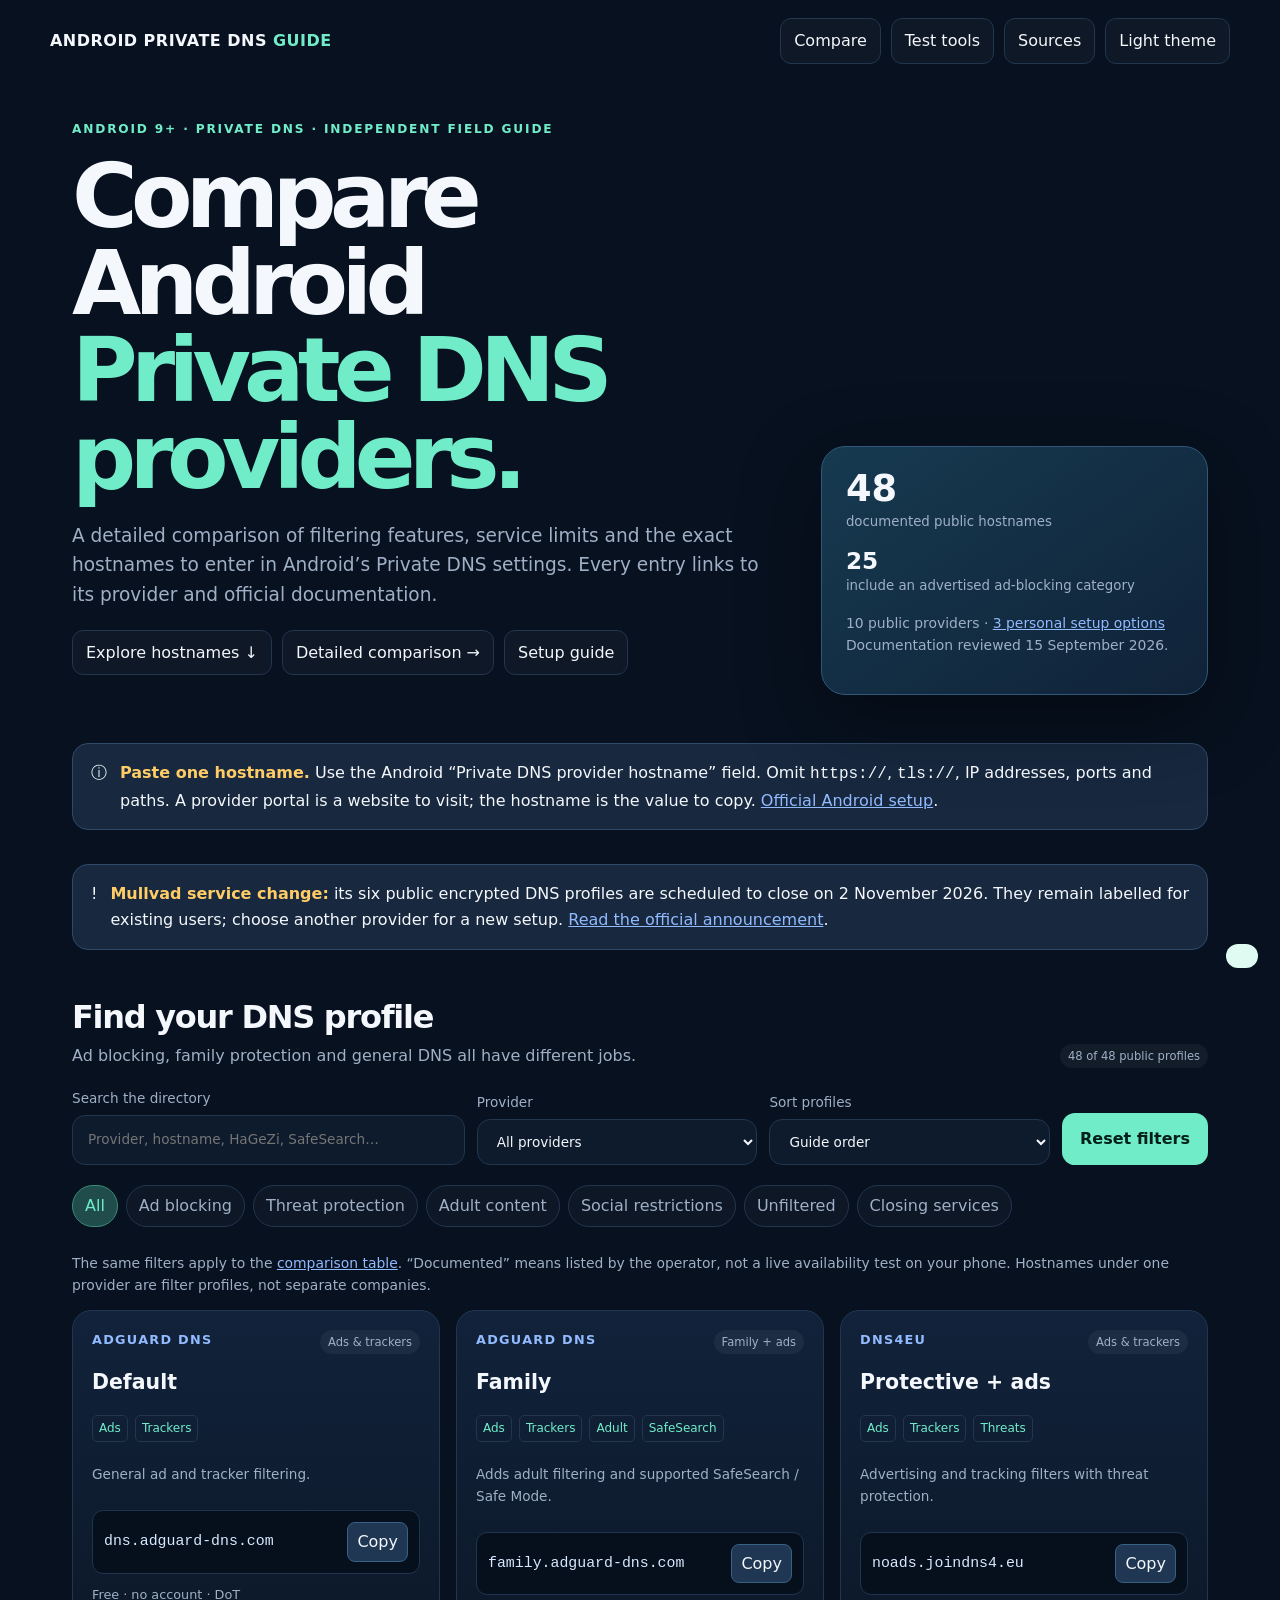
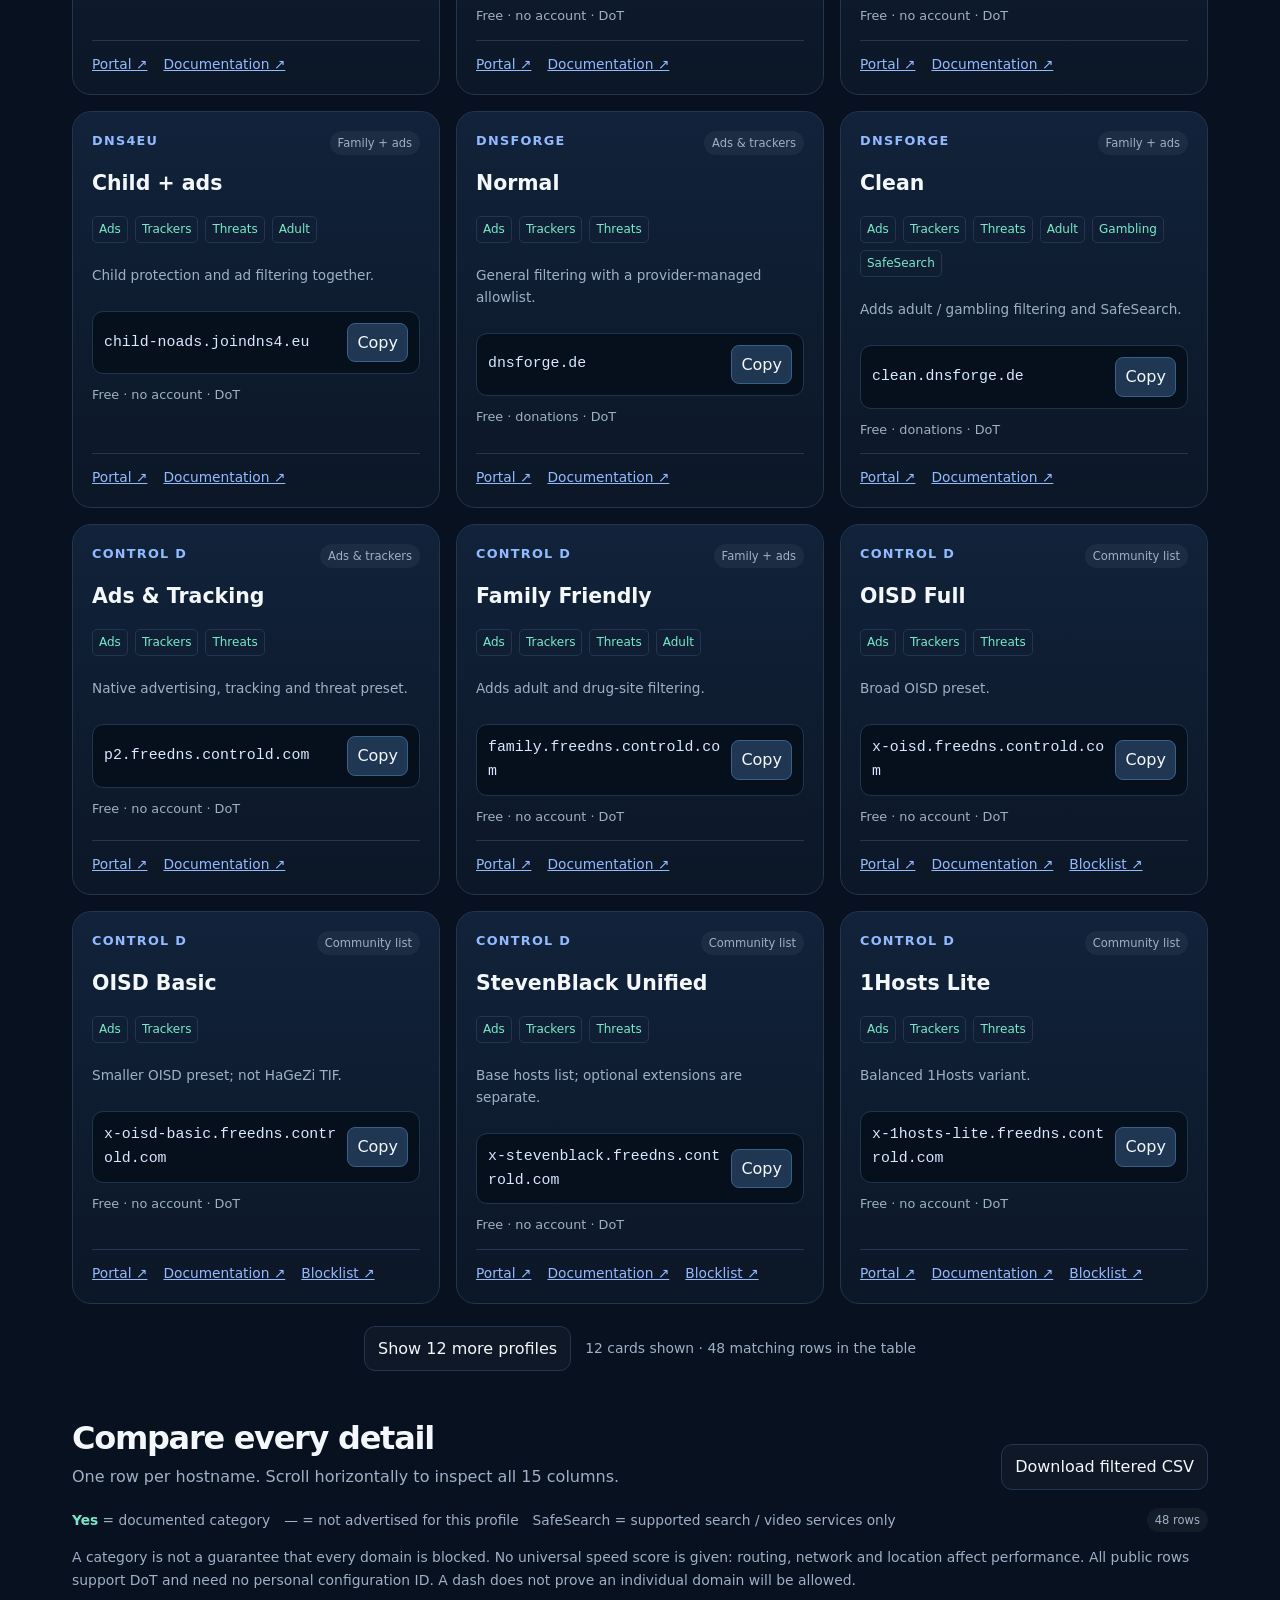
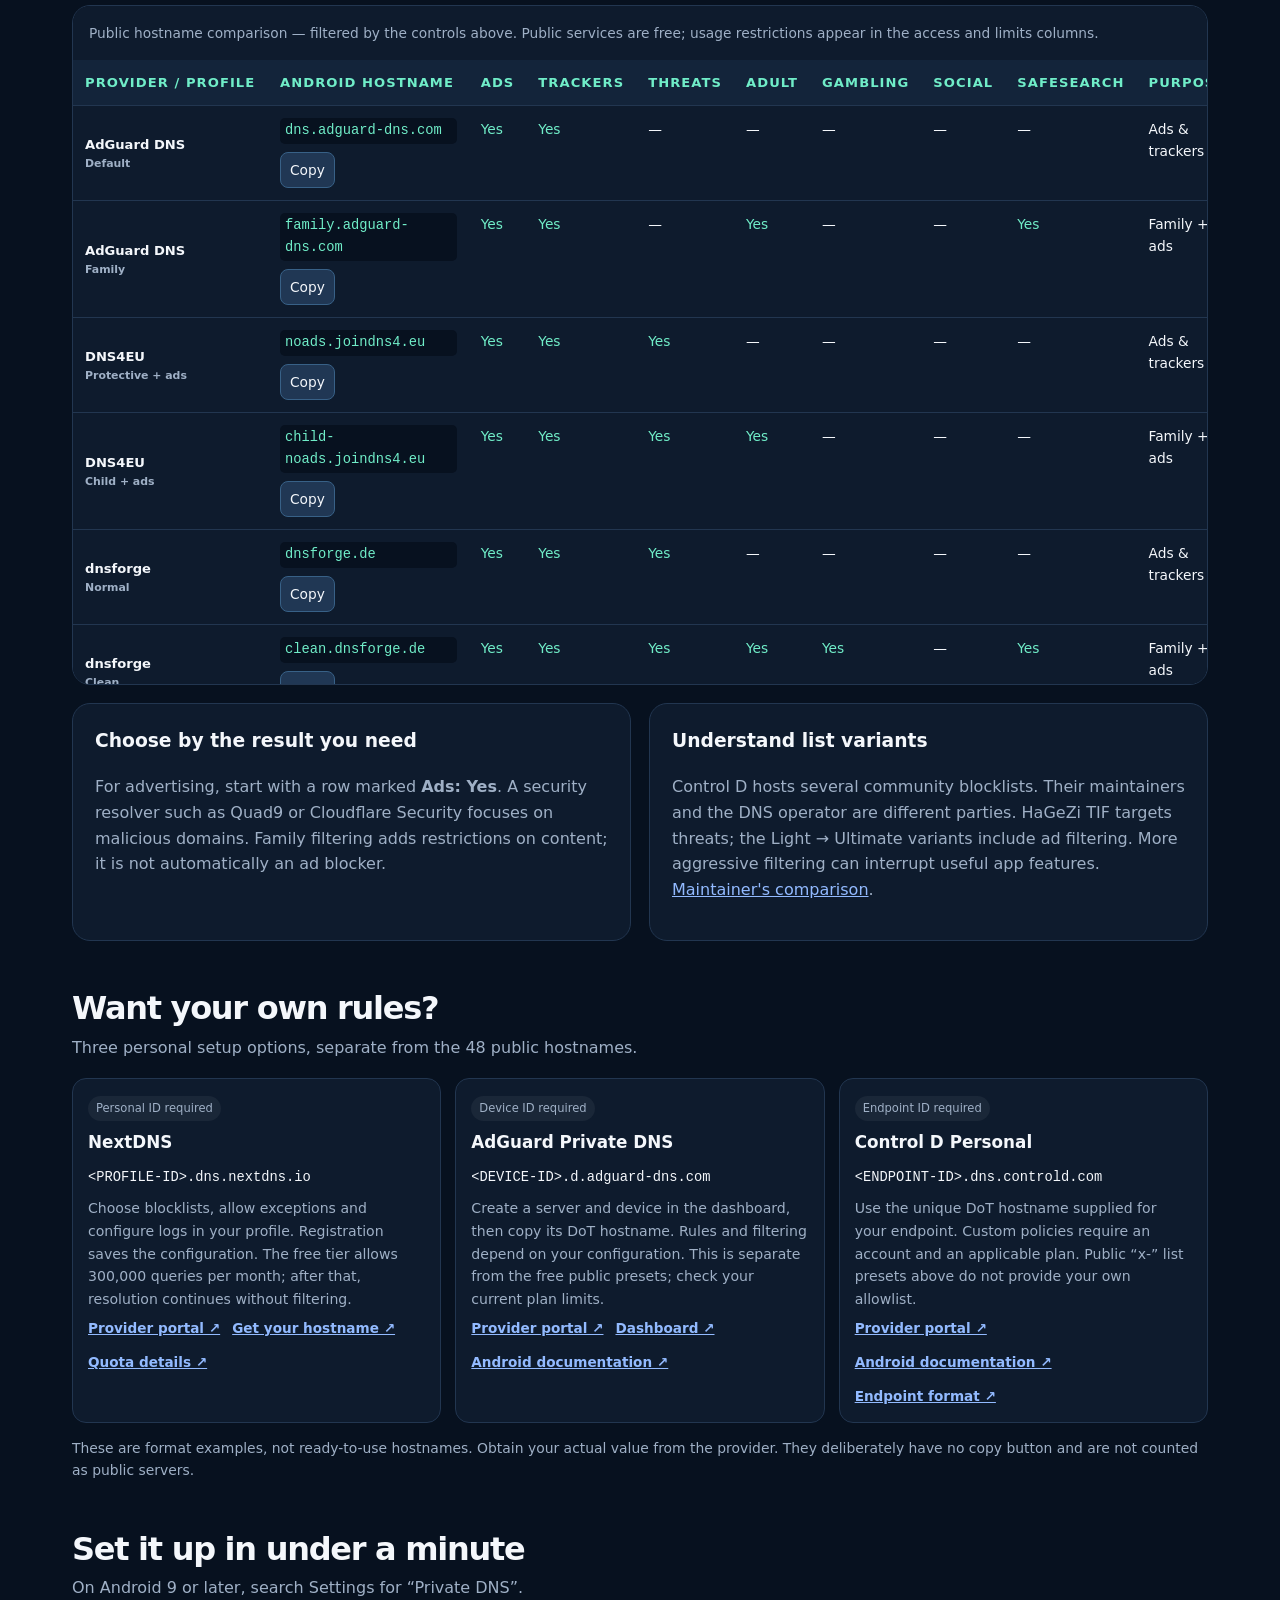
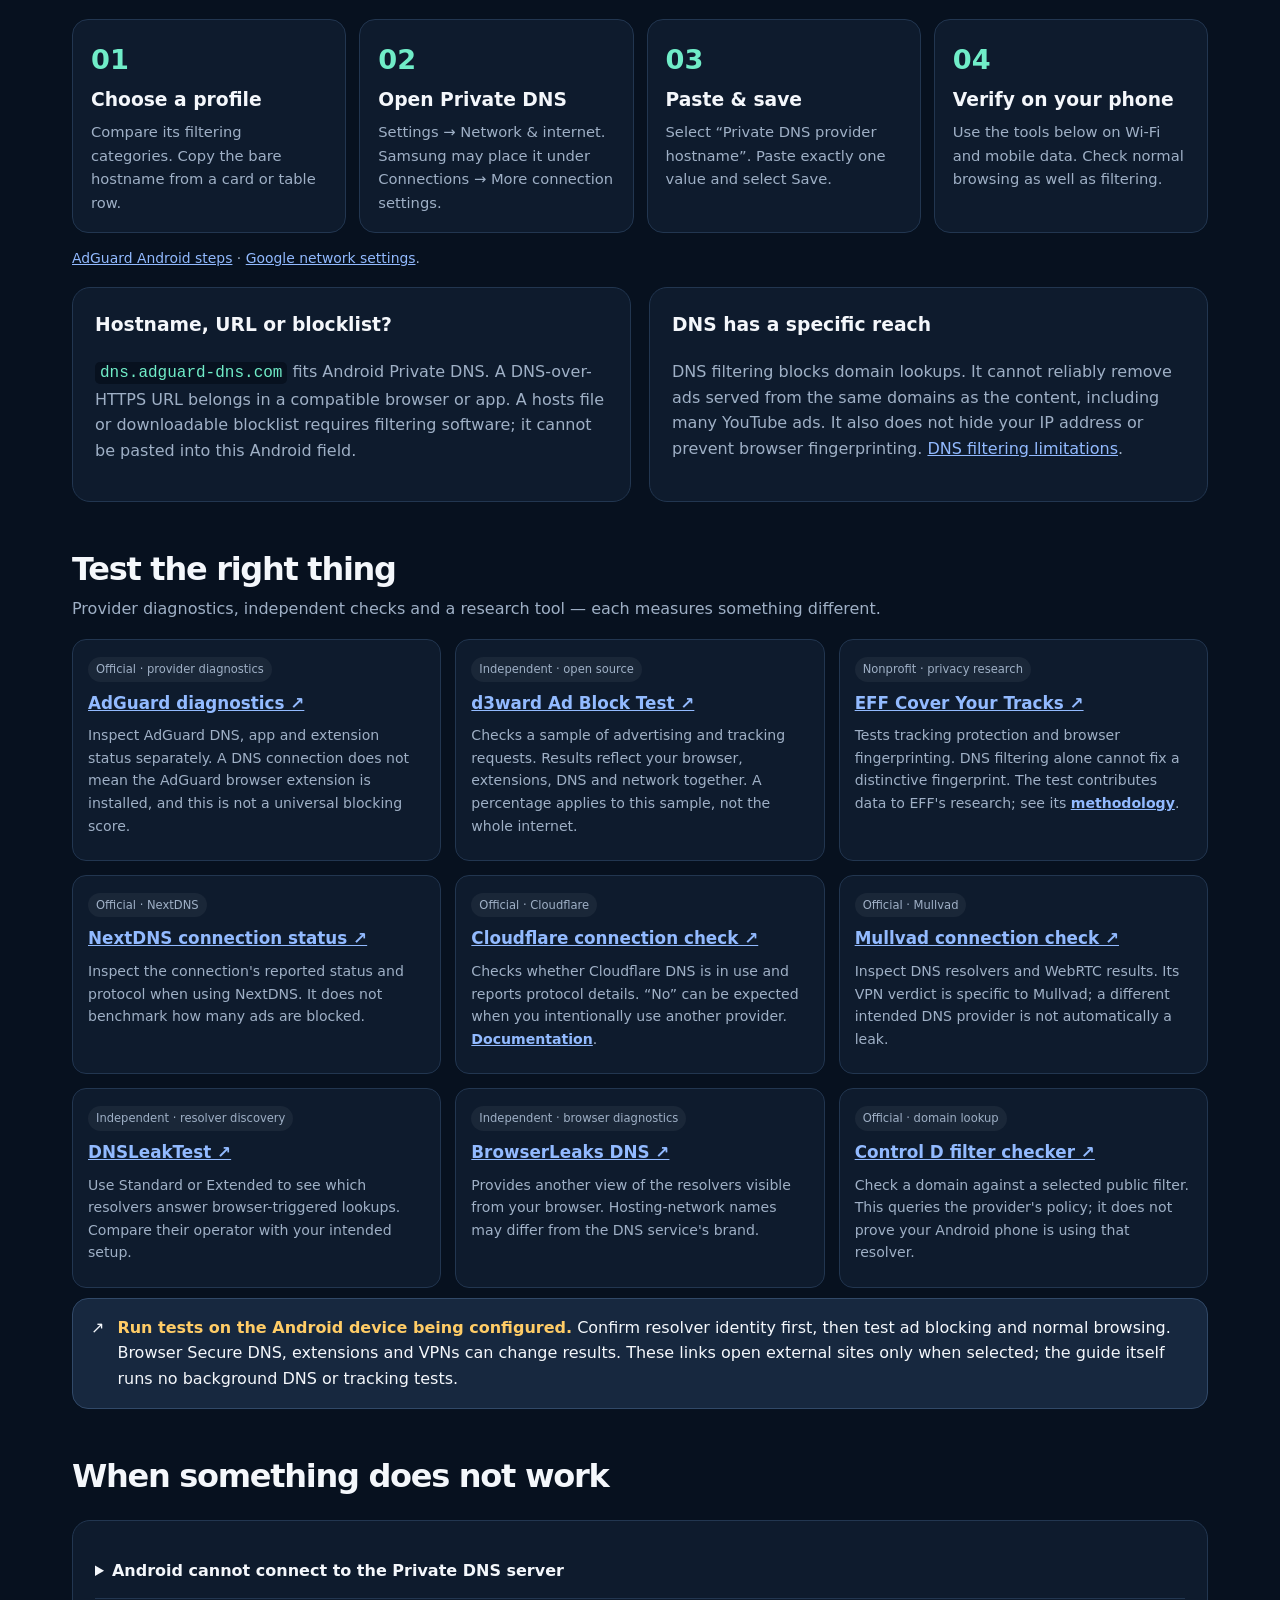
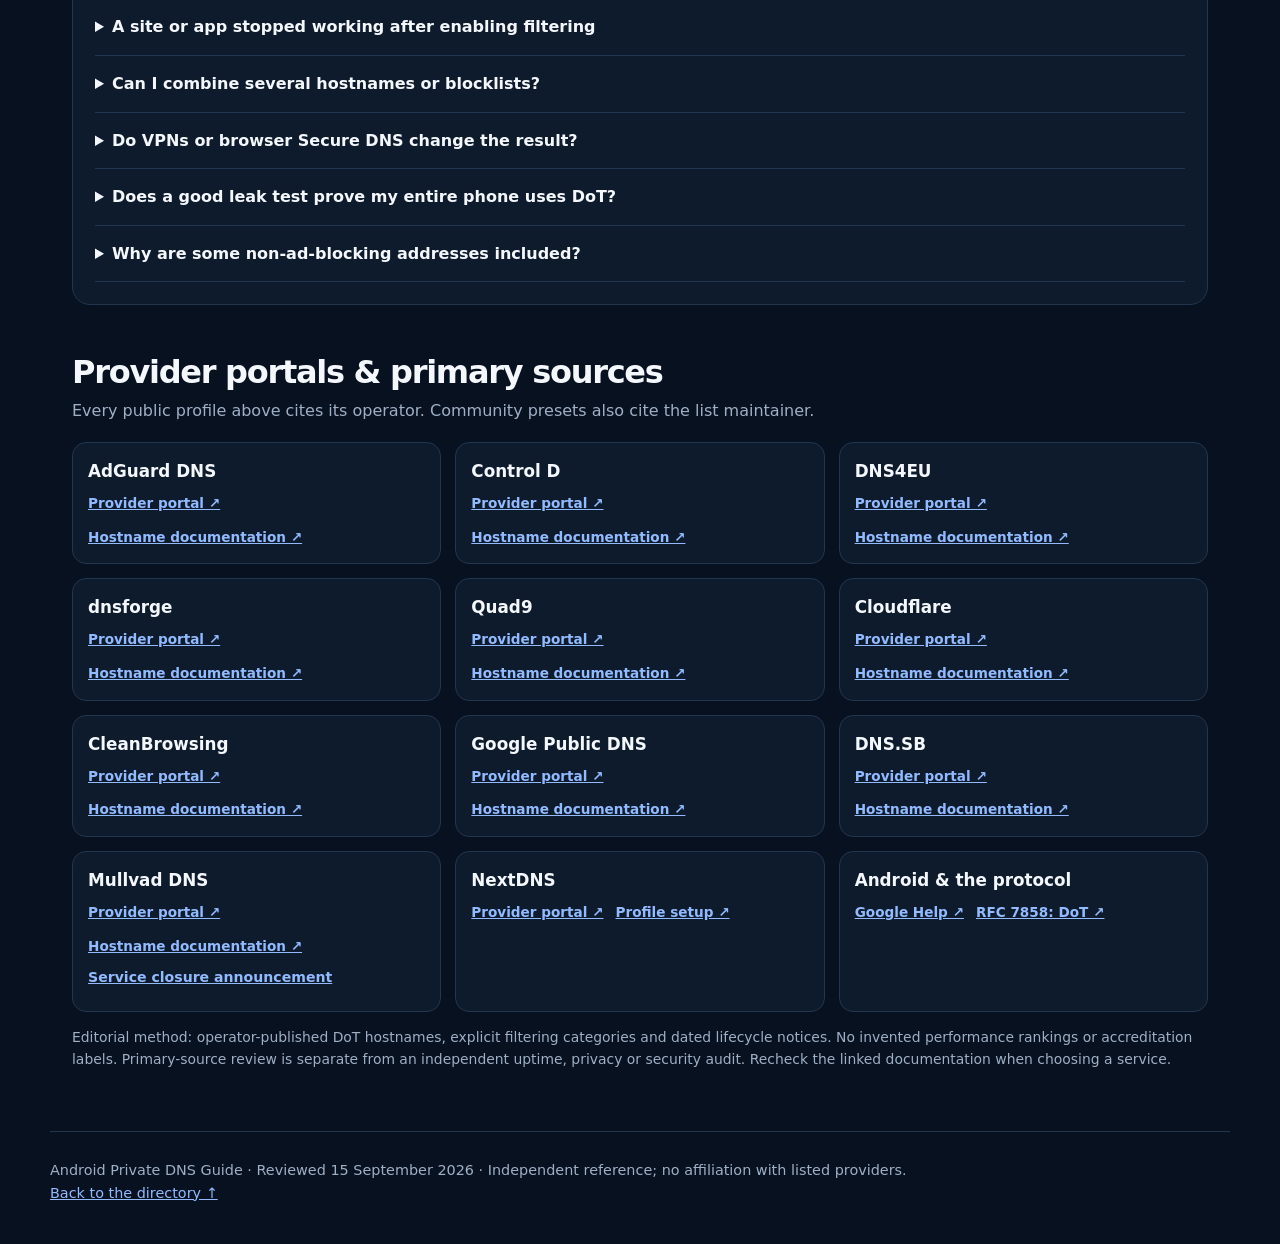
<file: old_index.html>
<!doctype html>
<html lang="en">
<head>
  <meta charset="utf-8">
  <meta name="viewport" content="width=device-width, initial-scale=1">
  <meta name="description" content="Compare 48 documented Android Private DNS hostnames, filtering categories, provider portals and diagnostic tools.">
  <meta name="theme-color" content="#07111f">
  <title>Android Private DNS | Detailed comparison</title>
  <style>
    :root{--bg:#07111f;--panel:#0e1b2d;--panel2:#13243a;--ink:#f4f7fb;--muted:#9fb0c6;--line:#223650;--accent:#54e0b5;--accent2:#78a9ff;--warn:#ffcc66;--danger:#ff7e8b;--shadow:0 24px 80px #0006;color-scheme:dark}
    *{box-sizing:border-box}html{scroll-behavior:smooth}body{margin:0;background:radial-gradient(circle at 80% -10%,#17365b 0,transparent 36rem),var(--bg);color:var(--ink);font:16px/1.6 Inter,ui-sans-serif,system-ui,-apple-system,BlinkMacSystemFont,"Segoe UI",sans-serif}a{color:var(--accent2)}button,input,select{font:inherit}button{cursor:pointer}.wrap{max-width:1180px;margin:auto;padding:0 22px}.topbar{padding:18px 0;display:flex;justify-content:space-between;align-items:center;gap:16px}.brand{font-weight:850;letter-spacing:.03em}.brand span{color:var(--accent)}.top-actions{display:flex;gap:10px}.icon-btn,.ghost{background:#ffffff08;color:var(--ink);border:1px solid var(--line);border-radius:11px;padding:9px 13px}.hero{padding:64px 0 38px;display:grid;grid-template-columns:1.3fr .7fr;gap:30px;align-items:end}.eyebrow{color:var(--accent);font-weight:800;text-transform:uppercase;letter-spacing:.15em;font-size:.76rem}.hero h1{font-size:clamp(2.7rem,7vw,5.8rem);line-height:.97;letter-spacing:-.075em;margin:14px 0 20px;max-width:800px}.hero h1 em{font-style:normal;color:var(--accent)}.lede{font-size:1.16rem;color:var(--muted);max-width:700px}.hero-card{background:linear-gradient(145deg,#163a50,#102238);border:1px solid #315878;border-radius:24px;padding:24px;box-shadow:var(--shadow)}.hero-card strong{font-size:2.3rem;display:block;line-height:1}.hero-card small{color:var(--muted)}.hero-card .meter{height:8px;background:#ffffff12;border-radius:99px;margin:20px 0 10px;overflow:hidden}.meter i{display:block;width:86%;height:100%;background:linear-gradient(90deg,var(--accent),var(--accent2));border-radius:99px}.notice{display:flex;gap:13px;align-items:flex-start;background:#17283f;border:1px solid #314968;padding:16px 18px;border-radius:16px;margin:10px 0 34px}.notice b{color:var(--warn)}.section-head{display:flex;justify-content:space-between;align-items:end;gap:20px;margin:42px 0 18px}.section-head h2{font-size:2rem;letter-spacing:-.04em;margin:0}.section-head p{color:var(--muted);margin:0}.controls{display:grid;grid-template-columns:1.5fr .7fr auto;gap:12px;margin:20px 0}.field{background:var(--panel);border:1px solid var(--line);border-radius:13px;color:var(--ink);padding:13px 15px;width:100%}.field:focus{outline:2px solid var(--accent);outline-offset:2px}.filter-btn{background:var(--accent);border:0;color:#062019;font-weight:800;border-radius:13px;padding:0 18px}.chips{display:flex;gap:8px;flex-wrap:wrap;margin:14px 0 25px}.chip{border:1px solid var(--line);background:#ffffff07;color:var(--muted);border-radius:99px;padding:7px 12px}.chip.active{background:#204c4b;color:var(--accent);border-color:#3b8c79}.grid{display:grid;grid-template-columns:repeat(3,1fr);gap:16px}.card{background:linear-gradient(180deg,#11223a,#0c1727);border:1px solid var(--line);border-radius:19px;padding:19px;display:flex;flex-direction:column;min-height:255px;transition:.2s transform,.2s border-color}.card:hover{transform:translateY(-3px);border-color:#467399}.card-top{display:flex;justify-content:space-between;gap:10px}.provider{font-size:.8rem;text-transform:uppercase;letter-spacing:.1em;color:var(--accent2);font-weight:800}.tag{font-size:.72rem;border-radius:99px;padding:3px 8px;background:#ffffff0d;color:var(--muted);white-space:nowrap}.card h3{font-size:1.28rem;margin:12px 0 4px}.scope{color:var(--muted);font-size:.9rem;min-height:44px}.host{margin-top:auto;display:flex;align-items:center;gap:8px;background:#06101d;border:1px solid #203450;border-radius:11px;padding:11px;word-break:break-all}.host code{font-size:.93rem;flex:1;color:#d7e8ff}.copy{background:#203754;border:1px solid #386187;color:var(--ink);border-radius:8px;padding:6px 9px}.copy.copied{background:#1c6d58;color:#fff}.meta{display:flex;justify-content:space-between;gap:10px;color:var(--muted);font-size:.8rem;margin-top:11px}.empty{grid-column:1/-1;padding:38px;text-align:center;background:var(--panel);border-radius:16px;color:var(--muted)}.steps{display:grid;grid-template-columns:repeat(4,1fr);gap:13px}.step{background:var(--panel);border:1px solid var(--line);border-radius:16px;padding:18px}.number{color:var(--accent);font-size:1.7rem;font-weight:900}.step h3{margin:4px 0 5px}.step p{color:var(--muted);font-size:.92rem;margin:0}.split{display:grid;grid-template-columns:1fr 1fr;gap:18px;margin-top:18px}.panel{background:var(--panel);border:1px solid var(--line);border-radius:18px;padding:22px}.panel h3{margin-top:0}.panel p,.panel li{color:var(--muted)}.panel code{color:var(--accent);background:#07111f;padding:2px 5px;border-radius:5px}.table-wrap{overflow:auto}.compare{width:100%;border-collapse:collapse;min-width:650px}.compare th,.compare td{text-align:left;border-bottom:1px solid var(--line);padding:12px}.compare th{color:var(--accent);font-size:.82rem;text-transform:uppercase;letter-spacing:.08em}.faq details{border-bottom:1px solid var(--line);padding:15px 0}.faq summary{cursor:pointer;font-weight:750}.faq p{color:var(--muted);max-width:850px}.sources{display:grid;grid-template-columns:repeat(3,1fr);gap:14px}.source{background:var(--panel);border:1px solid var(--line);border-radius:14px;padding:15px}.source a{font-weight:750}.source small{display:block;color:var(--muted);margin-top:5px}.footer{border-top:1px solid var(--line);margin-top:60px;padding:27px 0 44px;color:var(--muted);font-size:.9rem}.toast{position:fixed;right:22px;bottom:22px;background:#dffbf2;color:#062019;border-radius:12px;padding:12px 16px;font-weight:750;transform:translateY(90px);transition:.25s;z-index:5}.toast.show{transform:translateY(0)}.light{--bg:#f4f8fc;--panel:#fff;--panel2:#eaf2fb;--ink:#132238;--muted:#5e7189;--line:#d7e2ef;--shadow:0 24px 70px #36506b22;color-scheme:light}.light body{background:var(--bg)}.light .card,.light .hero-card{background:#fff}.light .host,.light .panel code{background:#edf4fb}.light .notice{background:#edf6f4}.light .host code{color:#132238}
    @media(max-width:850px){.hero{grid-template-columns:1fr;padding-top:35px}.grid{grid-template-columns:repeat(2,1fr)}.steps{grid-template-columns:repeat(2,1fr)}.sources{grid-template-columns:1fr 1fr}.controls{grid-template-columns:1fr 1fr}.filter-btn{padding:12px}.section-head{display:block}.section-head p{margin-top:6px}}
    @media(max-width:560px){.wrap{padding:0 16px}.topbar{align-items:flex-start}.hero h1{font-size:3.3rem}.grid,.split,.sources{grid-template-columns:1fr}.steps{grid-template-columns:1fr 1fr}.controls{grid-template-columns:1fr}.filter-btn{padding:12px}.hero-card{padding:18px}}
  
    :root{--accent:#70edc8;--accent2:#92baff}
    .light{--accent:#126d55;--accent2:#285c9c;--warn:#895709}
    [hidden]{display:none!important}section{scroll-margin-top:20px}
    a,button,input,select{touch-action:manipulation}a:focus-visible,button:focus-visible,summary:focus-visible,[tabindex]:focus-visible{outline:3px solid var(--accent);outline-offset:4px}
    .skip-link{position:absolute;left:15px;top:-100px;z-index:10;padding:10px;background:var(--panel)}.skip-link:focus{top:10px}
    .topbar{flex-wrap:wrap}.top-actions{flex-wrap:wrap;align-items:center}.ghost{text-decoration:none}.hero{padding-top:38px}.hero-card .stat{font-size:1.45rem;margin-top:16px}
    .quick-nav{display:flex;gap:10px;flex-wrap:wrap;margin:20px 0}.subtle{color:var(--muted)}.small{font-size:.87rem}
    .controls{grid-template-columns:1.4fr 1fr 1fr auto;align-items:end}.controls label{font-size:.85rem;color:var(--muted)}.controls .field{margin-top:5px}.filter-btn{min-height:52px}
    .card{min-width:0}.card-top{flex-wrap:wrap}.host code{min-width:0;overflow-wrap:anywhere}.host{margin-top:14px}.card .scope{min-height:0}.card .note{font-size:.85rem;color:var(--muted);margin:10px 0}
    .card-links{display:flex;gap:8px 16px;flex-wrap:wrap;border-top:1px solid var(--line);padding-top:12px;margin-top:auto;font-size:.86rem}
    .good{color:var(--accent)}.status{color:var(--warn)}.badge-row{display:flex;flex-wrap:wrap;gap:7px;margin:12px 0}
    .badge{border:1px solid var(--line);border-radius:5px;padding:3px 6px;font-size:.75rem}
    .pagination{display:flex;justify-content:center;gap:14px;align-items:center;margin:22px 0}
    .table-wrap{max-height:680px;padding:0;overscroll-behavior:contain}.compare{min-width:2100px;font-size:.86rem}
    .compare caption{text-align:left;padding:16px;background:var(--panel);color:var(--muted)}
    .compare th{white-space:nowrap}.compare thead th{position:sticky;top:0;z-index:2;background:var(--panel2)}
    .compare tbody th{position:sticky;left:0;background:var(--panel);z-index:1;min-width:195px;max-width:220px;white-space:normal;color:var(--ink);text-transform:none;letter-spacing:0}
    .compare td{vertical-align:top}.compare code{display:block;overflow-wrap:anywhere;max-width:300px;margin-bottom:8px}
    .compare td.notes-cell{min-width:240px;max-width:320px}.compare a{display:inline-block;margin:4px 10px 4px 0}
    .compare tbody tr:hover td,.compare tbody tr:hover th{background:var(--panel2)}.compare small{display:block;color:var(--muted)}
    .matrix-controls{display:flex;justify-content:space-between;align-items:center;gap:12px;flex-wrap:wrap;margin:12px 0}
    .legend{display:flex;gap:14px;flex-wrap:wrap;color:var(--muted);font-size:.86rem}
    .source{min-width:0}.source .tag{display:inline-block;margin-bottom:8px}.source h3{font-size:1.05rem;margin:0 0 8px}.source p{font-size:.88rem;color:var(--muted);margin:8px 0}.source code{overflow-wrap:anywhere;font-size:.86rem}.source a{overflow-wrap:anywhere}
    .source-links{display:flex;gap:12px;flex-wrap:wrap;font-size:.85rem}.personal{margin-top:16px}
    .light .notice{border-color:var(--line)}.light .copy{background:#e0edf9;color:var(--ink)}.light .chip.active{background:#d9f2e9;color:var(--accent);border-color:var(--accent)}.light .filter-btn{background:#126d55;color:white}
    .toast{max-width:calc(100vw - 44px);pointer-events:none}.toast.error{background:#ffe1e1;color:#5b111c}
    @media(max-width:850px){.controls{grid-template-columns:1fr 1fr}.compare tbody th{min-width:155px}}
    @media(max-width:560px){.controls{grid-template-columns:1fr}.top-actions{font-size:.85rem}.steps{grid-template-columns:1fr}.hero h1{font-size:3.2rem}.compare tbody th{min-width:125px;max-width:150px}.table-wrap{max-height:570px}.hero{padding-top:26px}}
    @media(prefers-reduced-motion:reduce){html{scroll-behavior:auto}*,*::before,*::after{transition:none!important;animation:none!important}.card:hover{transform:none}}
    @media print{body{background:white;color:black}.top-actions,.controls,.chips,.copy,.pagination,.toast,.quick-nav,#cards{display:none}.table-wrap{max-height:none;overflow:visible}.compare{min-width:0;font-size:7pt}.compare th,.compare td{position:static!important;padding:3px}.compare thead th,.compare tbody th{background:white}.panel{border-color:#bbb}.compare td.notes-cell{min-width:0}.wrap{max-width:none;padding:0}}
  </style>
</head>
<body>
  <a class="skip-link" href="#directory">Skip to the directory</a>
  <header class="wrap topbar">
    <div class="brand">ANDROID PRIVATE DNS <span>GUIDE</span></div>
    <nav class="top-actions" aria-label="Guide sections">
      <a class="ghost" href="#compare">Compare</a><a class="ghost" href="#tools">Test tools</a><a class="ghost" href="#sources">Sources</a>
      <button class="icon-btn" id="theme" aria-pressed="false">Light theme</button>
    </nav>
  </header>
  <main class="wrap">
    <section class="hero">
      <div>
        <div class="eyebrow">Android 9+ · Private DNS · independent field guide</div>
        <h1>Compare Android<br><em>Private DNS providers.</em></h1>
        <p class="lede">A detailed comparison of filtering features, service limits and the exact hostnames to enter in Android’s Private DNS settings. Every entry links to its provider and official documentation.</p>
        <div class="quick-nav"><a class="ghost" href="#directory">Explore hostnames ↓</a><a class="ghost" href="#compare">Detailed comparison →</a><a class="ghost" href="#setup">Setup guide</a></div>
      </div>
      <aside class="hero-card" aria-label="Directory statistics">
        <strong id="count">48</strong><small>documented public hostnames</small>
        <strong class="stat" id="ad-count">25</strong><small>include an advertised ad-blocking category</small>
        <p class="small subtle"><span id="provider-count">10</span> public providers · <a href="#personal">3 personal setup options</a><br>Documentation reviewed <time datetime="2026-09-15">15 September 2026</time>.</p>
      </aside>
    </section>
    <div class="notice"><div aria-hidden="true">ⓘ</div><div><b>Paste one hostname.</b> Use the Android “Private DNS provider hostname” field. Omit <code>https://</code>, <code>tls://</code>, IP addresses, ports and paths. A provider portal is a website to visit; the hostname is the value to copy. <a href="https://developers.google.com/speed/public-dns/docs/using#android" target="_blank" rel="noopener noreferrer">Official Android setup</a>.</div></div>
    <div class="notice"><div aria-hidden="true">!</div><div><b>Mullvad service change:</b> its six public encrypted DNS profiles are scheduled to close on <time datetime="2026-11-02">2 November 2026</time>. They remain labelled for existing users; choose another provider for a new setup. <a href="https://mullvad.net/en/blog/shutting-down-our-public-encrypted-dns-servers-and-sponsoring-quad9-instead" target="_blank" rel="noopener noreferrer">Read the official announcement</a>.</div></div>

    <section id="directory" aria-labelledby="directory-title">
      <div class="section-head"><div><h2 id="directory-title">Find your DNS profile</h2><p>Ad blocking, family protection and general DNS all have different jobs.</p></div><span id="result" class="tag" role="status" aria-live="polite"></span></div>
      <div class="controls">
        <label for="search">Search the directory<input class="field" id="search" type="search" placeholder="Provider, hostname, HaGeZi, SafeSearch…" autocomplete="off"></label>
        <label for="provider">Provider<select class="field" id="provider"><option value="all">All providers</option></select></label>
        <label for="sort">Sort profiles<select class="field" id="sort"><option value="guide">Guide order</option><option value="provider">Provider A–Z</option><option value="host">Hostname A–Z</option></select></label>
        <button class="filter-btn" id="reset">Reset filters</button>
      </div>
      <div class="chips" role="group" aria-label="Filter by purpose">
        <button class="chip active" data-filter="all" aria-pressed="true">All</button>
        <button class="chip" data-filter="ads" aria-pressed="false">Ad blocking</button>
        <button class="chip" data-filter="threat" aria-pressed="false">Threat protection</button>
        <button class="chip" data-filter="adult" aria-pressed="false">Adult content</button>
        <button class="chip" data-filter="social" aria-pressed="false">Social restrictions</button>
        <button class="chip" data-filter="unfiltered" aria-pressed="false">Unfiltered</button>
        <button class="chip" data-filter="retiring" aria-pressed="false">Closing services</button>
      </div>
      <p class="small subtle">The same filters apply to the <a href="#compare">comparison table</a>. “Documented” means listed by the operator, not a live availability test on your phone. Hostnames under one provider are filter profiles, not separate companies.</p>
      <div class="grid" id="cards"></div>
      <div class="pagination"><button class="ghost" id="more">Show more profiles</button><span class="small subtle" id="page-count"></span></div>
      <noscript><div class="notice">Enable JavaScript for search and comparison. You can still use <code>dns.adguard-dns.com</code> for ads and trackers; all provider documentation remains available in <a href="#sources">Sources</a>.</div></noscript>
    </section>

    <section id="compare" aria-labelledby="compare-title">
      <div class="section-head"><div><h2 id="compare-title">Compare every detail</h2><p>One row per hostname. Scroll horizontally to inspect all 15 columns.</p></div><button class="ghost" id="export">Download filtered CSV</button></div>
      <div class="matrix-controls">
        <div class="legend"><span><b class="good">Yes</b> = documented category</span><span>— = not advertised for this profile</span><span>SafeSearch = supported search / video services only</span></div>
        <span id="table-count" class="tag"></span>
      </div>
      <p class="small subtle">A category is not a guarantee that every domain is blocked. No universal speed score is given: routing, network and location affect performance. All public rows support DoT and need no personal configuration ID. A dash does not prove an individual domain will be allowed.</p>
      <div class="panel table-wrap" tabindex="0" role="region" aria-label="Scrollable DNS profile comparison">
        <table class="compare">
          <caption>Public hostname comparison — filtered by the controls above. Public services are free; usage restrictions appear in the access and limits columns.</caption>
          <thead><tr><th scope="col">Provider / profile</th><th scope="col">Android hostname</th><th scope="col">Ads</th><th scope="col">Trackers</th><th scope="col">Threats</th><th scope="col">Adult</th><th scope="col">Gambling</th><th scope="col">Social</th><th scope="col">SafeSearch</th><th scope="col">Purpose</th><th scope="col">Access</th><th scope="col">Lifecycle</th><th scope="col">Profile notes</th><th scope="col">Service limits / policy</th><th scope="col">Official links</th></tr></thead>
          <tbody id="comparison-body"></tbody>
        </table>
      </div>
      <div class="split">
        <article class="panel"><h3>Choose by the result you need</h3><p>For advertising, start with a row marked <b>Ads: Yes</b>. A security resolver such as Quad9 or Cloudflare Security focuses on malicious domains. Family filtering adds restrictions on content; it is not automatically an ad blocker.</p></article>
        <article class="panel"><h3>Understand list variants</h3><p>Control D hosts several community blocklists. Their maintainers and the DNS operator are different parties. HaGeZi TIF targets threats; the Light → Ultimate variants include ad filtering. More aggressive filtering can interrupt useful app features. <a href="https://github.com/hagezi/dns-blocklists" target="_blank" rel="noopener noreferrer">Maintainer's comparison</a>.</p></article>
      </div>
    </section>

    <section id="personal">
      <div class="section-head"><div><h2>Want your own rules?</h2><p>Three personal setup options, separate from the 48 public hostnames.</p></div></div>
      <div class="sources personal">
        <article class="source"><span class="tag">Personal ID required</span><h3>NextDNS</h3><code>&lt;PROFILE-ID&gt;.dns.nextdns.io</code><p>Choose blocklists, allow exceptions and configure logs in your profile. Registration saves the configuration. The free tier allows 300,000 queries per month; after that, resolution continues without filtering.</p><div class="source-links"><a href="https://nextdns.io/" target="_blank" rel="noopener noreferrer">Provider portal ↗</a><a href="https://my.nextdns.io/" target="_blank" rel="noopener noreferrer">Get your hostname ↗</a><a href="https://nextdns.io/pricing" target="_blank" rel="noopener noreferrer">Quota details ↗</a></div></article>
        <article class="source"><span class="tag">Device ID required</span><h3>AdGuard Private DNS</h3><code>&lt;DEVICE-ID&gt;.d.adguard-dns.com</code><p>Create a server and device in the dashboard, then copy its DoT hostname. Rules and filtering depend on your configuration. This is separate from the free public presets; check your current plan limits.</p><div class="source-links"><a href="https://adguard-dns.io/" target="_blank" rel="noopener noreferrer">Provider portal ↗</a><a href="https://adguard-dns.io/dashboard/" target="_blank" rel="noopener noreferrer">Dashboard ↗</a><a href="https://adguard-dns.io/kb/private-dns/connect-devices/mobile-and-desktop/android/" target="_blank" rel="noopener noreferrer">Android documentation ↗</a></div></article>
        <article class="source"><span class="tag">Endpoint ID required</span><h3>Control D Personal</h3><code>&lt;ENDPOINT-ID&gt;.dns.controld.com</code><p>Use the unique DoT hostname supplied for your endpoint. Custom policies require an account and an applicable plan. Public “x-” list presets above do not provide your own allowlist.</p><div class="source-links"><a href="https://controld.com/personal" target="_blank" rel="noopener noreferrer">Provider portal ↗</a><a href="https://docs.controld.com/docs/android-platform" target="_blank" rel="noopener noreferrer">Android documentation ↗</a><a href="https://docs.controld.com/docs/linux-platform" target="_blank" rel="noopener noreferrer">Endpoint format ↗</a></div></article>
      </div>
      <p class="small subtle">These are format examples, not ready-to-use hostnames. Obtain your actual value from the provider. They deliberately have no copy button and are not counted as public servers.</p>
    </section>

    <section id="setup">
      <div class="section-head"><div><h2>Set it up in under a minute</h2><p>On Android 9 or later, search Settings for “Private DNS”.</p></div></div>
      <div class="steps">
        <div class="step"><div class="number">01</div><h3>Choose a profile</h3><p>Compare its filtering categories. Copy the bare hostname from a card or table row.</p></div>
        <div class="step"><div class="number">02</div><h3>Open Private DNS</h3><p>Settings → Network & internet. Samsung may place it under Connections → More connection settings.</p></div>
        <div class="step"><div class="number">03</div><h3>Paste & save</h3><p>Select “Private DNS provider hostname”. Paste exactly one value and select Save.</p></div>
        <div class="step"><div class="number">04</div><h3>Verify on your phone</h3><p>Use the tools below on Wi-Fi and mobile data. Check normal browsing as well as filtering.</p></div>
      </div>
      <p class="small subtle"><a href="https://adguard-dns.io/en/public-dns.html" target="_blank" rel="noopener noreferrer">AdGuard Android steps</a> · <a href="https://support.google.com/pixelphone/answer/2819583" target="_blank" rel="noopener noreferrer">Google network settings</a>.</p>
      <div class="split">
        <article class="panel"><h3>Hostname, URL or blocklist?</h3><p><code>dns.adguard-dns.com</code> fits Android Private DNS. A DNS-over-HTTPS URL belongs in a compatible browser or app. A hosts file or downloadable blocklist requires filtering software; it cannot be pasted into this Android field.</p></article>
        <article class="panel"><h3>DNS has a specific reach</h3><p>DNS filtering blocks domain lookups. It cannot reliably remove ads served from the same domains as the content, including many YouTube ads. It also does not hide your IP address or prevent browser fingerprinting. <a href="https://mullvad.net/en/help/dns-over-https-and-dns-over-tls" target="_blank" rel="noopener noreferrer">DNS filtering limitations</a>.</p></article>
      </div>
    </section>

    <section id="tools">
      <div class="section-head"><div><h2>Test the right thing</h2><p>Provider diagnostics, independent checks and a research tool — each measures something different.</p></div></div>
      <div class="sources">
        <article class="source"><span class="tag">Official · provider diagnostics</span><h3><a href="https://adguard.com/en/test.html" target="_blank" rel="noopener noreferrer">AdGuard diagnostics ↗</a></h3><p>Inspect AdGuard DNS, app and extension status separately. A DNS connection does not mean the AdGuard browser extension is installed, and this is not a universal blocking score.</p></article>
        <article class="source"><span class="tag">Independent · open source</span><h3><a href="https://d3ward.github.io/toolz/adblock.html" target="_blank" rel="noopener noreferrer">d3ward Ad Block Test ↗</a></h3><p>Checks a sample of advertising and tracking requests. Results reflect your browser, extensions, DNS and network together. A percentage applies to this sample, not the whole internet.</p></article>
        <article class="source"><span class="tag">Nonprofit · privacy research</span><h3><a href="https://coveryourtracks.eff.org/" target="_blank" rel="noopener noreferrer">EFF Cover Your Tracks ↗</a></h3><p>Tests tracking protection and browser fingerprinting. DNS filtering alone cannot fix a distinctive fingerprint. The test contributes data to EFF's research; see its <a href="https://coveryourtracks.eff.org/about" target="_blank" rel="noopener noreferrer">methodology</a>.</p></article>
        <article class="source"><span class="tag">Official · NextDNS</span><h3><a href="https://test.nextdns.io/" target="_blank" rel="noopener noreferrer">NextDNS connection status ↗</a></h3><p>Inspect the connection's reported status and protocol when using NextDNS. It does not benchmark how many ads are blocked.</p></article>
        <article class="source"><span class="tag">Official · Cloudflare</span><h3><a href="https://1.1.1.1/help" target="_blank" rel="noopener noreferrer">Cloudflare connection check ↗</a></h3><p>Checks whether Cloudflare DNS is in use and reports protocol details. “No” can be expected when you intentionally use another provider. <a href="https://developers.cloudflare.com/1.1.1.1/check/" target="_blank" rel="noopener noreferrer">Documentation</a>.</p></article>
        <article class="source"><span class="tag">Official · Mullvad</span><h3><a href="https://mullvad.net/en/check" target="_blank" rel="noopener noreferrer">Mullvad connection check ↗</a></h3><p>Inspect DNS resolvers and WebRTC results. Its VPN verdict is specific to Mullvad; a different intended DNS provider is not automatically a leak.</p></article>
        <article class="source"><span class="tag">Independent · resolver discovery</span><h3><a href="https://www.dnsleaktest.com/" target="_blank" rel="noopener noreferrer">DNSLeakTest ↗</a></h3><p>Use Standard or Extended to see which resolvers answer browser-triggered lookups. Compare their operator with your intended setup.</p></article>
        <article class="source"><span class="tag">Independent · browser diagnostics</span><h3><a href="https://browserleaks.com/dns" target="_blank" rel="noopener noreferrer">BrowserLeaks DNS ↗</a></h3><p>Provides another view of the resolvers visible from your browser. Hosting-network names may differ from the DNS service's brand.</p></article>
        <article class="source"><span class="tag">Official · domain lookup</span><h3><a href="https://controld.com/free-dns" target="_blank" rel="noopener noreferrer">Control D filter checker ↗</a></h3><p>Check a domain against a selected public filter. This queries the provider's policy; it does not prove your Android phone is using that resolver.</p></article>
      </div>
      <div class="notice"><div aria-hidden="true">↗</div><div><b>Run tests on the Android device being configured.</b> Confirm resolver identity first, then test ad blocking and normal browsing. Browser Secure DNS, extensions and VPNs can change results. These links open external sites only when selected; the guide itself runs no background DNS or tracking tests.</div></div>
    </section>

    <section class="faq">
      <div class="section-head"><div><h2>When something does not work</h2></div></div>
      <div class="panel">
        <details><summary>Android cannot connect to the Private DNS server</summary><p>Check the spelling, complete any Wi-Fi sign-in page, and try another network. A network may block TCP 853, or the resolver may be unavailable. Return to Private DNS → Automatic to restore the network's DNS, then try a different documented hostname.</p></details>
        <details><summary>A site or app stopped working after enabling filtering</summary><p>Try a less restrictive profile from the same provider. Public presets normally do not offer your own exceptions; use a personal profile if you need an allowlist. Do not infer that a failed site is malicious solely because a blocklist contains it.</p></details>
        <details><summary>Can I combine several hostnames or blocklists?</summary><p>Android accepts one provider hostname. Multiple profiles from the same operator are alternative configurations, not values to concatenate. Use a provider's configurable profile to combine lists. A bare blocklist URL is not a DNS resolver.</p></details>
        <details><summary>Do VPNs or browser Secure DNS change the result?</summary><p>They can. The interaction depends on Android version and the VPN or browser. A browser using its own DNS-over-HTTPS provider can bypass your intended system resolver. Inspect the active resolver under the exact configuration you plan to use.</p></details>
        <details><summary>Does a good leak test prove my entire phone uses DoT?</summary><p>No. A browser test observes lookups triggered by that browser. Other apps may use their own DNS. It also does not prove all ads are blocked or measure all network traffic.</p></details>
        <details><summary>Why are some non-ad-blocking addresses included?</summary><p>They are useful for threat-only protection, family filtering, comparison or troubleshooting. Select “Ad blocking” to retain only profiles advertising that category. Google Public DNS, standard Cloudflare and the public Quad9 profiles are not general ad blockers.</p></details>
      </div>
    </section>

    <section id="sources">
      <div class="section-head"><div><h2>Provider portals & primary sources</h2><p>Every public profile above cites its operator. Community presets also cite the list maintainer.</p></div></div>
      <div class="sources">
        <article class="source"><h3>AdGuard DNS</h3><div class="source-links"><a href="https://adguard-dns.io/" target="_blank" rel="noopener noreferrer">Provider portal ↗</a><a href="https://adguard-dns.io/en/public-dns.html" target="_blank" rel="noopener noreferrer">Hostname documentation ↗</a></div></article>
        <article class="source"><h3>Control D</h3><div class="source-links"><a href="https://controld.com/free-dns" target="_blank" rel="noopener noreferrer">Provider portal ↗</a><a href="https://docs.controld.com/docs/free-dns" target="_blank" rel="noopener noreferrer">Hostname documentation ↗</a></div></article>
        <article class="source"><h3>DNS4EU</h3><div class="source-links"><a href="https://joindns4.eu/" target="_blank" rel="noopener noreferrer">Provider portal ↗</a><a href="https://joindns4.eu/for-public" target="_blank" rel="noopener noreferrer">Hostname documentation ↗</a></div></article>
        <article class="source"><h3>dnsforge</h3><div class="source-links"><a href="https://dnsforge.de/" target="_blank" rel="noopener noreferrer">Provider portal ↗</a><a href="https://dnsforge.de/" target="_blank" rel="noopener noreferrer">Hostname documentation ↗</a></div></article>
        <article class="source"><h3>Quad9</h3><div class="source-links"><a href="https://quad9.net/" target="_blank" rel="noopener noreferrer">Provider portal ↗</a><a href="https://docs.quad9.net/services/" target="_blank" rel="noopener noreferrer">Hostname documentation ↗</a></div></article>
        <article class="source"><h3>Cloudflare</h3><div class="source-links"><a href="https://one.one.one.one/" target="_blank" rel="noopener noreferrer">Provider portal ↗</a><a href="https://developers.cloudflare.com/1.1.1.1/setup/android/" target="_blank" rel="noopener noreferrer">Hostname documentation ↗</a></div></article>
        <article class="source"><h3>CleanBrowsing</h3><div class="source-links"><a href="https://cleanbrowsing.org/" target="_blank" rel="noopener noreferrer">Provider portal ↗</a><a href="https://cleanbrowsing.org/filters" target="_blank" rel="noopener noreferrer">Hostname documentation ↗</a></div></article>
        <article class="source"><h3>Google Public DNS</h3><div class="source-links"><a href="https://developers.google.com/speed/public-dns" target="_blank" rel="noopener noreferrer">Provider portal ↗</a><a href="https://developers.google.com/speed/public-dns/docs/using" target="_blank" rel="noopener noreferrer">Hostname documentation ↗</a></div></article>
        <article class="source"><h3>DNS.SB</h3><div class="source-links"><a href="https://dns.sb/" target="_blank" rel="noopener noreferrer">Provider portal ↗</a><a href="https://dns.sb/dot/" target="_blank" rel="noopener noreferrer">Hostname documentation ↗</a></div></article>
        <article class="source"><h3>Mullvad DNS</h3><div class="source-links"><a href="https://mullvad.net/" target="_blank" rel="noopener noreferrer">Provider portal ↗</a><a href="https://mullvad.net/en/help/dns-over-https-and-dns-over-tls" target="_blank" rel="noopener noreferrer">Hostname documentation ↗</a></div><p><a href="https://mullvad.net/en/blog/shutting-down-our-public-encrypted-dns-servers-and-sponsoring-quad9-instead" target="_blank" rel="noopener noreferrer">Service closure announcement</a></p></article>
        <article class="source"><h3>NextDNS</h3><div class="source-links"><a href="https://nextdns.io/" target="_blank" rel="noopener noreferrer">Provider portal ↗</a><a href="https://my.nextdns.io/" target="_blank" rel="noopener noreferrer">Profile setup ↗</a></div></article>
        <article class="source"><h3>Android & the protocol</h3><div class="source-links"><a href="https://support.google.com/pixelphone/answer/2819583" target="_blank" rel="noopener noreferrer">Google Help ↗</a><a href="https://www.rfc-editor.org/rfc/rfc7858" target="_blank" rel="noopener noreferrer">RFC 7858: DoT ↗</a></div></article>
      </div>
      <p class="small subtle">Editorial method: operator-published DoT hostnames, explicit filtering categories and dated lifecycle notices. No invented performance rankings or accreditation labels. Primary-source review is separate from an independent uptime, privacy or security audit. Recheck the linked documentation when choosing a service.</p>
    </section>
  </main>
  <footer class="wrap footer">Android Private DNS Guide · Reviewed 15 September 2026 · Independent reference; no affiliation with listed providers.<br><a href="#directory">Back to the directory ↑</a></footer>
  <div class="toast" id="toast" role="status" aria-live="polite"></div>
  <script type="application/json" id="catalog">
{
  "reviewed": "2026-09-15",
  "providers": {
    "adguard": {
      "name": "AdGuard DNS",
      "portal": "https://adguard-dns.io/",
      "source": "https://adguard-dns.io/en/public-dns.html",
      "access": "Free · no account",
      "policy": "Public presets; personal rules require a separate profile."
    },
    "controld": {
      "name": "Control D",
      "portal": "https://controld.com/free-dns",
      "source": "https://docs.controld.com/docs/free-dns",
      "access": "Free · no account",
      "policy": "Shared presets; no individual allowlist or query dashboard."
    },
    "dns4eu": {
      "name": "DNS4EU",
      "portal": "https://joindns4.eu/",
      "source": "https://joindns4.eu/for-public",
      "access": "Free · no account",
      "policy": "EU infrastructure for individuals; legal blocking applies to all variants."
    },
    "dnsforge": {
      "name": "dnsforge",
      "portal": "https://dnsforge.de/",
      "source": "https://dnsforge.de/",
      "access": "Free · donations",
      "policy": "Germany; provider states query logging is disabled. 100 queries / 10 seconds."
    },
    "quad9": {
      "name": "Quad9",
      "portal": "https://quad9.net/",
      "source": "https://docs.quad9.net/services/",
      "access": "Free · no account",
      "policy": "Threat protection or unfiltered variants; no personal blocklists."
    },
    "cloudflare": {
      "name": "Cloudflare",
      "portal": "https://one.one.one.one/",
      "source": "https://developers.cloudflare.com/1.1.1.1/setup/android/",
      "access": "Free · no account",
      "policy": "Fixed public profiles. Advertising is not a filtering category."
    },
    "cleanbrowsing": {
      "name": "CleanBrowsing",
      "portal": "https://cleanbrowsing.org/",
      "source": "https://cleanbrowsing.org/filters",
      "access": "Free · no account",
      "policy": "Free household presets are throttled; custom policies require a paid plan."
    },
    "google": {
      "name": "Google Public DNS",
      "portal": "https://developers.google.com/speed/public-dns",
      "source": "https://developers.google.com/speed/public-dns/docs/using",
      "access": "Free · no account",
      "policy": "General-purpose resolution; no personal content policy."
    },
    "dnssb": {
      "name": "DNS.SB",
      "portal": "https://dns.sb/",
      "source": "https://dns.sb/dot/",
      "access": "Free · no account",
      "policy": "Global anycast; provider states no logging and DNSSEC validation."
    },
    "mullvad": {
      "name": "Mullvad DNS",
      "portal": "https://mullvad.net/",
      "source": "https://mullvad.net/en/help/dns-over-https-and-dns-over-tls",
      "access": "Free · no account",
      "policy": "Public encrypted DNS closes 2 November 2026.",
      "retires": "2026-11-02",
      "notice": "https://mullvad.net/en/blog/shutting-down-our-public-encrypted-dns-servers-and-sponsoring-quad9-instead"
    }
  },
  "entries": [
    {
      "provider": "adguard",
      "name": "Default",
      "host": "dns.adguard-dns.com",
      "coverage": "11-----",
      "mode": "Ads & trackers",
      "notes": "General ad and tracker filtering."
    },
    {
      "provider": "adguard",
      "name": "Family",
      "host": "family.adguard-dns.com",
      "coverage": "11-1--1",
      "mode": "Family + ads",
      "notes": "Adds adult filtering and supported SafeSearch / Safe Mode."
    },
    {
      "provider": "dns4eu",
      "name": "Protective + ads",
      "host": "noads.joindns4.eu",
      "coverage": "111----",
      "mode": "Ads & trackers",
      "notes": "Advertising and tracking filters with threat protection."
    },
    {
      "provider": "dns4eu",
      "name": "Child + ads",
      "host": "child-noads.joindns4.eu",
      "coverage": "1111---",
      "mode": "Family + ads",
      "notes": "Child protection and ad filtering together."
    },
    {
      "provider": "dnsforge",
      "name": "Normal",
      "host": "dnsforge.de",
      "coverage": "111----",
      "mode": "Ads & trackers",
      "notes": "General filtering with a provider-managed allowlist."
    },
    {
      "provider": "dnsforge",
      "name": "Clean",
      "host": "clean.dnsforge.de",
      "coverage": "11111-1",
      "mode": "Family + ads",
      "notes": "Adds adult / gambling filtering and SafeSearch."
    },
    {
      "provider": "controld",
      "name": "Ads & Tracking",
      "host": "p2.freedns.controld.com",
      "coverage": "111----",
      "mode": "Ads & trackers",
      "notes": "Native advertising, tracking and threat preset."
    },
    {
      "provider": "controld",
      "name": "Family Friendly",
      "host": "family.freedns.controld.com",
      "coverage": "1111---",
      "mode": "Family + ads",
      "notes": "Adds adult and drug-site filtering."
    },
    {
      "provider": "controld",
      "name": "OISD Full",
      "host": "x-oisd.freedns.controld.com",
      "coverage": "111----",
      "mode": "Community list",
      "notes": "Broad OISD preset.",
      "listSource": "https://oisd.nl/"
    },
    {
      "provider": "controld",
      "name": "OISD Basic",
      "host": "x-oisd-basic.freedns.controld.com",
      "coverage": "11-----",
      "mode": "Community list",
      "notes": "Smaller OISD preset; not HaGeZi TIF.",
      "listSource": "https://oisd.nl/"
    },
    {
      "provider": "controld",
      "name": "StevenBlack Unified",
      "host": "x-stevenblack.freedns.controld.com",
      "coverage": "111----",
      "mode": "Community list",
      "notes": "Base hosts list; optional extensions are separate.",
      "listSource": "https://github.com/StevenBlack/hosts"
    },
    {
      "provider": "controld",
      "name": "1Hosts Lite",
      "host": "x-1hosts-lite.freedns.controld.com",
      "coverage": "111----",
      "mode": "Community list",
      "notes": "Balanced 1Hosts variant.",
      "listSource": "https://github.com/badmojr/1Hosts"
    },
    {
      "provider": "controld",
      "name": "1Hosts Xtra",
      "host": "x-1hosts-xtra.freedns.controld.com",
      "coverage": "111----",
      "mode": "Strict list",
      "notes": "Aggressive variant; greater breakage risk.",
      "listSource": "https://github.com/badmojr/1Hosts"
    },
    {
      "provider": "controld",
      "name": "HaGeZi Light",
      "host": "x-hagezi-light.freedns.controld.com",
      "coverage": "111----",
      "mode": "Community list",
      "notes": "Relaxed.",
      "listSource": "https://github.com/hagezi/dns-blocklists"
    },
    {
      "provider": "controld",
      "name": "HaGeZi Normal",
      "host": "x-hagezi-normal.freedns.controld.com",
      "coverage": "111----",
      "mode": "Community list",
      "notes": "Relaxed to balanced.",
      "listSource": "https://github.com/hagezi/dns-blocklists"
    },
    {
      "provider": "controld",
      "name": "HaGeZi Pro",
      "host": "x-hagezi-pro.freedns.controld.com",
      "coverage": "111----",
      "mode": "Community list",
      "notes": "Balanced; includes more telemetry.",
      "listSource": "https://github.com/hagezi/dns-blocklists"
    },
    {
      "provider": "controld",
      "name": "HaGeZi Pro++",
      "host": "x-hagezi-proplus.freedns.controld.com",
      "coverage": "111----",
      "mode": "Strict list",
      "notes": "More aggressive.",
      "listSource": "https://github.com/hagezi/dns-blocklists"
    },
    {
      "provider": "controld",
      "name": "HaGeZi Ultimate",
      "host": "x-hagezi-ultimate.freedns.controld.com",
      "coverage": "111----",
      "mode": "Strict list",
      "notes": "Strict; greater breakage risk.",
      "listSource": "https://github.com/hagezi/dns-blocklists"
    },
    {
      "provider": "controld",
      "name": "HaGeZi TIF",
      "host": "x-hagezi-tif.freedns.controld.com",
      "coverage": "--1----",
      "mode": "Threats only",
      "notes": "Threat intelligence preset; not an ad-block list.",
      "listSource": "https://github.com/hagezi/dns-blocklists"
    },
    {
      "provider": "controld",
      "name": "AdGuard Filter",
      "host": "x-adguard.freedns.controld.com",
      "coverage": "11-----",
      "mode": "Community list",
      "notes": "AdGuard list hosted by Control D.",
      "listSource": "https://github.com/AdguardTeam/AdGuardSDNSFilter"
    },
    {
      "provider": "dnsforge",
      "name": "Hard",
      "host": "hard.dnsforge.de",
      "coverage": "111----",
      "mode": "Strict list",
      "notes": "Strict lists, no allowlist exceptions; some app features can break."
    },
    {
      "provider": "dns4eu",
      "name": "Protective",
      "host": "protective.joindns4.eu",
      "coverage": "--1----",
      "mode": "Threats only",
      "notes": "Threat protection without the ad-blocking category."
    },
    {
      "provider": "dns4eu",
      "name": "Child protection",
      "host": "child.joindns4.eu",
      "coverage": "--11---",
      "mode": "Family",
      "notes": "Threats plus child protection; no ad filter."
    },
    {
      "provider": "controld",
      "name": "Malware",
      "host": "p1.freedns.controld.com",
      "coverage": "--1----",
      "mode": "Threats only",
      "notes": "Native threat preset."
    },
    {
      "provider": "controld",
      "name": "Social",
      "host": "p3.freedns.controld.com",
      "coverage": "-----1-",
      "mode": "Social",
      "notes": "Social-site restrictions."
    },
    {
      "provider": "quad9",
      "name": "Secure",
      "host": "dns.quad9.net",
      "coverage": "--1----",
      "mode": "Threats only",
      "notes": "Threat filtering; does not serve as a general ad blocker."
    },
    {
      "provider": "quad9",
      "name": "Secure + ECS",
      "host": "dns11.quad9.net",
      "coverage": "--1----",
      "mode": "Threats only",
      "notes": "Adds EDNS Client Subnet to help CDN location selection."
    },
    {
      "provider": "cloudflare",
      "name": "Security",
      "host": "security.cloudflare-dns.com",
      "coverage": "--1----",
      "mode": "Threats only",
      "notes": "Malware category; no ad blocking."
    },
    {
      "provider": "cloudflare",
      "name": "Family",
      "host": "family.cloudflare-dns.com",
      "coverage": "--11---",
      "mode": "Family",
      "notes": "Malware and adult-content categories."
    },
    {
      "provider": "cleanbrowsing",
      "name": "Security",
      "host": "security-filter-dns.cleanbrowsing.org",
      "coverage": "--1----",
      "mode": "Threats only",
      "notes": "Malicious, phishing and spam domains."
    },
    {
      "provider": "cleanbrowsing",
      "name": "Adult",
      "host": "adult-filter-dns.cleanbrowsing.org",
      "coverage": "--11--1",
      "mode": "Family",
      "notes": "Adult + threats; Google / Bing SafeSearch; mixed-content sites allowed."
    },
    {
      "provider": "cleanbrowsing",
      "name": "Family",
      "host": "family-filter-dns.cleanbrowsing.org",
      "coverage": "--11--1",
      "mode": "Family",
      "notes": "Also restricts mixed-content and bypass domains; YouTube safety mode."
    },
    {
      "provider": "adguard",
      "name": "Unfiltered",
      "host": "unfiltered.adguard-dns.com",
      "coverage": "-------",
      "mode": "Unfiltered",
      "notes": "No content filtering."
    },
    {
      "provider": "dns4eu",
      "name": "Unfiltered",
      "host": "unfiltered.joindns4.eu",
      "coverage": "-------",
      "mode": "Unfiltered",
      "notes": "No optional content categories; legal blocking still applies."
    },
    {
      "provider": "dnsforge",
      "name": "Blank",
      "host": "blank.dnsforge.de",
      "coverage": "-------",
      "mode": "Unfiltered",
      "notes": "No content filters."
    },
    {
      "provider": "controld",
      "name": "Unfiltered",
      "host": "p0.freedns.controld.com",
      "coverage": "-------",
      "mode": "Unfiltered",
      "notes": "No optional content filters."
    },
    {
      "provider": "controld",
      "name": "Uncensored",
      "host": "uncensored.freedns.controld.com",
      "coverage": "-------",
      "mode": "Special purpose",
      "notes": "Special resolution for selected censored domains; not an ad filter."
    },
    {
      "provider": "quad9",
      "name": "No threat blocking",
      "host": "dns10.quad9.net",
      "coverage": "-------",
      "mode": "Unfiltered",
      "notes": "Resolution without the threat blocklist."
    },
    {
      "provider": "quad9",
      "name": "No threat blocking + ECS",
      "host": "dns12.quad9.net",
      "coverage": "-------",
      "mode": "Unfiltered",
      "notes": "Unfiltered variant with EDNS Client Subnet."
    },
    {
      "provider": "cloudflare",
      "name": "Standard",
      "host": "one.one.one.one",
      "coverage": "-------",
      "mode": "Unfiltered",
      "notes": "General DNS resolution."
    },
    {
      "provider": "google",
      "name": "Standard",
      "host": "dns.google",
      "coverage": "-------",
      "mode": "Unfiltered",
      "notes": "General DNS resolution, not ad blocking."
    },
    {
      "provider": "dnssb",
      "name": "Standard",
      "host": "dot.sb",
      "coverage": "-------",
      "mode": "Unfiltered",
      "notes": "General encrypted DNS; no ad-block category advertised."
    },
    {
      "provider": "mullvad",
      "name": "Ad-block",
      "host": "adblock.dns.mullvad.net",
      "coverage": "11-----",
      "mode": "Ads & trackers",
      "notes": "Ads and tracking."
    },
    {
      "provider": "mullvad",
      "name": "Base",
      "host": "base.dns.mullvad.net",
      "coverage": "111----",
      "mode": "Ads & trackers",
      "notes": "Adds malware blocking."
    },
    {
      "provider": "mullvad",
      "name": "Extended",
      "host": "extended.dns.mullvad.net",
      "coverage": "111--1-",
      "mode": "Social + ads",
      "notes": "Adds social restrictions."
    },
    {
      "provider": "mullvad",
      "name": "Family",
      "host": "family.dns.mullvad.net",
      "coverage": "11111--",
      "mode": "Family + ads",
      "notes": "Adult and gambling categories."
    },
    {
      "provider": "mullvad",
      "name": "All",
      "host": "all.dns.mullvad.net",
      "coverage": "111111-",
      "mode": "Social + family + ads",
      "notes": "All six Mullvad blocking categories."
    },
    {
      "provider": "mullvad",
      "name": "Vanilla",
      "host": "dns.mullvad.net",
      "coverage": "-------",
      "mode": "Unfiltered",
      "notes": "No content filtering."
    }
  ]
}
  </script>

  <script>
    'use strict';
    const catalog = JSON.parse(document.getElementById('catalog').textContent);
    const {providers, entries} = catalog;
    const coverageLabels = ['Ads', 'Trackers', 'Threats', 'Adult', 'Gambling', 'Social', 'SafeSearch'];
    const search = document.getElementById('search');
    const providerSelect = document.getElementById('provider');
    const sortSelect = document.getElementById('sort');
    const cards = document.getElementById('cards');
    const tableBody = document.getElementById('comparison-body');
    const moreButton = document.getElementById('more');
    const toast = document.getElementById('toast');
    const state = {filter: 'all', limit: 12};
    let toastTimer;

    function escapeHtml(value) {
      return String(value).replace(/[&<>"']/g, char => ({
        '&': '&amp;', '<': '&lt;', '>': '&gt;', '"': '&quot;', "'": '&#39;'
      })[char]);
    }

    function externalLink(url, label, context = label) {
      return '<a href="' + escapeHtml(url) + '" target="_blank" rel="noopener noreferrer" aria-label="' +
        escapeHtml(context + ' (opens in a new tab)') + '">' + escapeHtml(label) + ' ↗</a>';
    }

    function isClosed(entry) {
      const retires = providers[entry.provider].retires;
      return Boolean(retires && new Date().toISOString().slice(0, 10) >= retires);
    }

    function lifecycle(entry) {
      const provider = providers[entry.provider];
      if (isClosed(entry)) return 'Closure date reached: ' + provider.retires;
      return provider.retires ? 'Closes ' + provider.retires : 'Listed at review';
    }

    function filteredEntries() {
      const query = search.value.trim().toLocaleLowerCase();
      const list = entries.filter(entry => {
        const provider = providers[entry.provider];
        const covered = coverageLabels.filter((label, index) => entry.coverage[index] === '1').join(' ');
        const text = [provider.name, entry.name, entry.host, entry.mode, entry.notes, covered].join(' ').toLocaleLowerCase();
        const categories = {ads: 0, threat: 2, adult: 3, social: 5};
        const matchesCategory = state.filter === 'all' ||
          (Object.hasOwn(categories, state.filter) && entry.coverage[categories[state.filter]] === '1') ||
          (state.filter === 'unfiltered' && entry.mode === 'Unfiltered') ||
          (state.filter === 'retiring' && Boolean(provider.retires));
        return matchesCategory && (providerSelect.value === 'all' || entry.provider === providerSelect.value) &&
          (!query || text.includes(query));
      });
      if (sortSelect.value === 'provider') {
        list.sort((a, b) => (providers[a.provider].name + a.name).localeCompare(providers[b.provider].name + b.name));
      } else if (sortSelect.value === 'host') {
        list.sort((a, b) => a.host.localeCompare(b.host));
      }
      return list;
    }

    function copyButton(entry) {
      if (isClosed(entry)) return '<span class="small status">Closed</span>';
      return '<button class="copy" data-host="' + escapeHtml(entry.host) +
        '" aria-label="Copy ' + escapeHtml(entry.host) + '">Copy</button>';
    }

    function sourceLinks(entry) {
      const provider = providers[entry.provider];
      return externalLink(provider.portal, 'Portal', provider.name + ' portal') +
        externalLink(provider.source, 'Documentation', entry.name + ' hostname documentation') +
        (entry.listSource ? externalLink(entry.listSource, 'Blocklist', entry.name + ' list maintainer') : '') +
        (provider.notice ? externalLink(provider.notice, 'Closure notice') : '');
    }

    function renderCards(list) {
      const visible = list.slice(0, state.limit);
      cards.innerHTML = visible.length ? visible.map(entry => {
        const provider = providers[entry.provider];
        const tags = coverageLabels.filter((label, index) => entry.coverage[index] === '1');
        return '<article class="card"><div class="card-top"><span class="provider">' +
          escapeHtml(provider.name) + '</span><span class="tag ' + (provider.retires ? 'status' : '') + '">' +
          escapeHtml(provider.retires ? lifecycle(entry) : entry.mode) + '</span></div><h3>' +
          escapeHtml(entry.name) + '</h3><div class="badge-row">' +
          (tags.length ? tags.map(tag => '<span class="badge good">' + tag + '</span>').join('') :
            '<span class="badge">No ad-blocking category</span>') +
          '</div><p class="note">' + escapeHtml(entry.notes) + '</p><div class="host"><code>' +
          escapeHtml(entry.host) + '</code>' + copyButton(entry) + '</div><p class="meta">' +
          escapeHtml(provider.access) + ' · DoT</p><div class="card-links">' + sourceLinks(entry) + '</div></article>';
      }).join('') : '<div class="empty">No matching profiles. Reset the filters or try a broader search.</div>';
      moreButton.hidden = visible.length >= list.length;
      moreButton.textContent = 'Show ' + Math.min(12, list.length - visible.length) + ' more profiles';
      document.getElementById('page-count').textContent = visible.length + ' cards shown · ' + list.length + ' matching rows in the table';
    }

    function renderTable(list) {
      tableBody.innerHTML = list.length ? list.map(entry => {
        const provider = providers[entry.provider];
        return '<tr><th scope="row">' + escapeHtml(provider.name) + '<small>' + escapeHtml(entry.name) +
          '</small></th><td><code>' + escapeHtml(entry.host) + '</code>' + copyButton(entry) + '</td>' +
          [...entry.coverage].map(flag => '<td>' + (flag === '1' ? '<span class="good">Yes</span>' :
            '<span aria-label="Not advertised">—</span>') + '</td>').join('') +
          '<td>' + escapeHtml(entry.mode) + '</td><td>' + escapeHtml(provider.access) +
          '</td><td class="' + (provider.retires ? 'status' : '') + '">' + escapeHtml(lifecycle(entry)) +
          '</td><td class="notes-cell">' + escapeHtml(entry.notes) + '</td><td class="notes-cell">' +
          escapeHtml(provider.policy) + '</td><td class="notes-cell">' + sourceLinks(entry) + '</td></tr>';
      }).join('') : '<tr><td colspan="15">No matching profiles. Change the directory filters above.</td></tr>';
      document.getElementById('table-count').textContent = list.length + ' rows';
      document.getElementById('export').disabled = list.length === 0;
    }

    function render() {
      const list = filteredEntries();
      document.getElementById('result').textContent = list.length + ' of ' + entries.length + ' public profiles';
      renderCards(list);
      renderTable(list);
    }

    function showToast(message, failed = false) {
      clearTimeout(toastTimer);
      toast.textContent = message;
      toast.classList.toggle('error', failed);
      toast.classList.add('show');
      toastTimer = setTimeout(() => toast.classList.remove('show'), 3200);
    }

    async function copyHost(button) {
      const host = button.dataset.host;
      let copied = false;
      try {
        if (navigator.clipboard && window.isSecureContext) {
          await navigator.clipboard.writeText(host);
          copied = true;
        }
      } catch {
        // Browser permissions can reject the modern Clipboard API.
      }
      if (!copied) {
        const input = document.createElement('textarea');
        input.value = host;
        input.setAttribute('aria-label', 'Hostname to copy');
        input.style.cssText = 'position:fixed;left:-9999px;top:0';
        document.body.append(input);
        try {
          input.select();
          copied = document.execCommand('copy');
        } catch {
          copied = false;
        } finally {
          input.remove();
          button.focus({preventScroll: true});
        }
      }
      if (!copied) {
        showToast('Clipboard unavailable. Select the hostname text and copy it manually.', true);
        return;
      }
      showToast('Copied: ' + host);
      button.textContent = 'Copied';
      button.classList.add('copied');
      setTimeout(() => {
        button.textContent = 'Copy';
        button.classList.remove('copied');
      }, 1800);
    }

    function downloadComparison() {
      const headers = ['Provider', 'Profile', 'Android hostname', ...coverageLabels,
        'Purpose', 'Access', 'Lifecycle', 'Profile notes', 'Service limits / policy',
        'Provider portal', 'Hostname documentation', 'Blocklist source', 'Closure notice', 'Reviewed'];
      const rows = filteredEntries().map(entry => {
        const provider = providers[entry.provider];
        return [provider.name, entry.name, entry.host,
          ...[...entry.coverage].map(flag => flag === '1' ? 'Yes' : 'Not advertised'),
          entry.mode, provider.access, lifecycle(entry), entry.notes, provider.policy,
          provider.portal, provider.source, entry.listSource || '', provider.notice || '', catalog.reviewed];
      });
      const csv = [headers, ...rows].map(row => row.map(value => '"' + String(value).replace(/"/g, '""') + '"').join(',')).join('\r\n');
      const url = URL.createObjectURL(new Blob(['\uFEFF' + csv], {type: 'text/csv;charset=utf-8'}));
      const link = document.createElement('a');
      link.href = url;
      link.download = 'private-dns-comparison-' + catalog.reviewed + '.csv';
      document.body.append(link);
      link.click();
      link.remove();
      setTimeout(() => URL.revokeObjectURL(url), 1000);
    }

    for (const [key, provider] of Object.entries(providers).sort((a, b) => a[1].name.localeCompare(b[1].name))) {
      providerSelect.add(new Option(provider.name, key));
    }
    document.getElementById('count').textContent = entries.length;
    document.getElementById('ad-count').textContent = entries.filter(entry => entry.coverage[0] === '1').length;
    document.getElementById('provider-count').textContent = Object.keys(providers).length;

    function applyFilterChange() { state.limit = 12; render(); }
    search.addEventListener('input', applyFilterChange);
    providerSelect.addEventListener('change', applyFilterChange);
    sortSelect.addEventListener('change', applyFilterChange);
    document.querySelectorAll('[data-filter]').forEach(button => button.addEventListener('click', () => {
      state.filter = button.dataset.filter;
      document.querySelectorAll('[data-filter]').forEach(chip => {
        chip.classList.toggle('active', chip === button);
        chip.setAttribute('aria-pressed', String(chip === button));
      });
      applyFilterChange();
    }));
    document.getElementById('reset').addEventListener('click', () => {
      search.value = '';
      providerSelect.value = 'all';
      sortSelect.value = 'guide';
      document.querySelector('[data-filter="all"]').click();
    });
    moreButton.addEventListener('click', () => {
      const firstNewIndex = state.limit;
      state.limit += 12;
      renderCards(filteredEntries());
      cards.children[firstNewIndex]?.querySelector('button, a')?.focus({preventScroll: true});
    });
    for (const container of [cards, tableBody]) {
      container.addEventListener('click', event => {
        const button = event.target.closest('button[data-host]');
        if (button) copyHost(button);
      });
    }
    document.getElementById('export').addEventListener('click', downloadComparison);
    document.getElementById('theme').addEventListener('click', event => {
      const light = document.documentElement.classList.toggle('light');
      event.currentTarget.setAttribute('aria-pressed', String(light));
      event.currentTarget.textContent = light ? 'Dark theme' : 'Light theme';
    });
    render();
  </script>
</body>
</html>
</file>
<file: guide.css>
/* Progressive enhancements for the standalone, dependency-free guide. */
.hero h1{font-size:clamp(2.35rem,5.3vw,4.35rem);line-height:1.06;letter-spacing:-.055em}
.hero{grid-template-columns:minmax(0,1.4fr) minmax(230px,.6fr);padding-top:32px;align-items:center}
.hero-card strong{font-variant-numeric:tabular-nums}.hero-card{box-shadow:0 16px 60px #0002}
.primary-link{display:inline-flex;align-items:center;background:var(--accent);color:var(--bg);border-radius:11px;padding:10px 16px;font-weight:750;text-decoration:none}
.light .primary-link{color:white}.ghost,.copy,.chip,.icon-btn,.primary-link{min-height:44px}
button:disabled{cursor:not-allowed;opacity:.55}button[aria-pressed="true"]{border-color:var(--accent);color:var(--accent)}
.journey{display:flex;flex-wrap:wrap;gap:6px 20px;padding:14px 0;border-block:1px solid var(--line)}
.journey a{display:inline-flex;align-items:center;gap:9px;min-height:44px;text-decoration:none;color:var(--ink);font-weight:650}
.journey span{color:var(--accent);font-size:.75rem;border:1px solid var(--line);border-radius:50%;padding:4px 7px}
.finder-fields{display:grid;grid-template-columns:1fr 1.1fr auto;align-items:end;gap:18px}.finder-fields label{font-size:.9rem}
.finder-fields .field{margin-top:7px}.finder-fields .check-label{grid-column:1/-1;grid-row:2}.finder-fields .filter-btn{padding:12px 18px}
.check-label{display:inline-flex;align-items:center;gap:10px;min-height:44px;cursor:pointer}
input[type="checkbox"]{width:20px;height:20px;flex-shrink:0;accent-color:var(--accent)}
.profile-actions,.action-row{display:flex;flex-wrap:wrap;gap:8px}.profile-actions{margin:0 0 16px}.profile-actions button{font-size:.82rem;padding:6px 11px}
.selected-profiles{display:flex;flex-wrap:wrap;gap:8px;margin:14px 0}.selected-profiles button{max-width:100%;overflow-wrap:anywhere;text-align:left}
.shortlist-scroll{overflow:auto;max-height:720px;padding:0;overscroll-behavior:contain}.shortlist-scroll>p{padding:22px}
.shortlist-table{border-collapse:collapse;width:100%;min-width:580px;font-size:.9rem}
.shortlist-table th,.shortlist-table td{border-bottom:1px solid var(--line);padding:15px;vertical-align:top;text-align:left;min-width:210px;max-width:290px}
.shortlist-table thead th{position:sticky;top:0;z-index:2;background:var(--panel2)}
.shortlist-table tr>:first-child{min-width:155px;width:155px;position:sticky;left:0;background:var(--panel);z-index:1}
.shortlist-table thead tr>:first-child{z-index:3;background:var(--panel2)}
.shortlist-table caption{text-align:left;padding:15px;color:var(--muted)}.shortlist-table code{display:block;overflow-wrap:anywhere;margin:8px 0;color:var(--accent2)}
.shortlist-table a{display:inline-block;margin:6px 12px 0 0}.shortlist-table small{display:block;color:var(--muted)}
.column-picker{margin:12px 0;padding:14px 18px}.column-picker summary,.recovery summary{cursor:pointer;font-weight:750;min-height:30px}
.column-options{display:flex;flex-wrap:wrap;gap:5px 22px;margin:12px 0}.column-options label{display:flex;gap:7px;align-items:center;min-height:44px}
.compare{min-width:900px}.compare td[hidden],.compare th[hidden]{display:none}
.privacy-grid{display:grid;grid-template-columns:1fr 1fr;gap:16px;margin-bottom:16px}.privacy-card{min-width:0}
.privacy-card summary{cursor:pointer;display:flex;justify-content:space-between;align-items:center;gap:10px;min-height:44px;font-weight:750;font-size:1.06rem}
.privacy-card summary::after{content:'+';color:var(--accent);font-size:1.4rem}.privacy-card[open] summary::after{content:'−'}
.privacy-card .privacy-excerpt{font-size:.9rem;color:var(--muted);margin-bottom:0}.privacy-card[open] .privacy-excerpt{display:none}
.facts{margin:16px 0;font-size:.9rem}.facts dt{font-weight:750;margin-top:14px;color:var(--ink)}.facts dd{margin:4px 0 0;color:var(--muted)}
.phone-panel{margin:0;padding:22px;background:var(--panel);border:1px solid var(--line);border-radius:18px}.phone-panel figcaption{color:var(--muted);font-size:.85rem;margin-bottom:18px}
.phone-screen{max-width:350px;margin:auto;border:2px solid var(--line);border-radius:25px;padding:25px 20px;background:var(--bg)}
.phone-screen h3{font-size:1.4rem;margin:14px 0}.mock-option{border-bottom:1px solid var(--line);padding:12px 0;font-size:.92rem}
.mock-input{border:2px solid var(--accent);border-radius:10px;padding:12px;overflow-wrap:anywhere}.mock-save{text-align:right;color:var(--accent);font-weight:750}
#hostname-form .field{margin:8px 0 12px}#hostname-feedback{min-height:80px}.recovery{margin-top:20px;border-color:var(--warn)}
.test-checklist{display:grid;grid-template-columns:1fr 1fr;gap:14px}.test-checklist label{display:flex;align-items:flex-start;gap:12px;background:var(--bg);border:1px solid var(--line);border-radius:12px;padding:16px;cursor:pointer}
.test-checklist small{display:block;color:var(--muted);margin-top:6px;line-height:1.6}.test-checklist input{margin-top:4px}.test-checklist label:has(input:checked){border-color:var(--accent)}
#test-plan{margin:20px 0}#storage-status{display:block;margin-top:8px}.footer p{max-width:850px}.finder-card h3{margin:10px 0}.finder-card .card-links{margin-top:16px}
#finder-status:empty{display:none}section{scroll-margin-top:24px}.shortlist-scroll,.table-wrap{scrollbar-color:var(--accent2) var(--panel)}
@media(max-width:850px){.hero{grid-template-columns:1fr}.hero-card{display:grid;grid-template-columns:auto 1fr;align-items:center;gap:6px 18px}.hero-card .stat{margin-top:0}.hero-card p{grid-column:1/-1;margin-bottom:0}.finder-fields{grid-template-columns:1fr 1fr}.finder-fields .filter-btn{grid-column:1/-1}.finder-fields .check-label{grid-row:auto}.privacy-grid{grid-template-columns:1fr}}
@media(max-width:560px){.hero h1{font-size:2.65rem}.hero{padding-top:20px}.lede{font-size:1.05rem}.top-actions{gap:6px}.brand{font-size:.87rem}.finder-fields,.test-checklist{grid-template-columns:1fr}.journey{gap:0 16px}.journey a{font-size:.88rem}.shortlist-table tr>:first-child{min-width:110px;width:110px}.shortlist-table th,.shortlist-table td{min-width:200px;padding:12px}.shortlist-scroll{max-height:590px}.shortlist-table{font-size:.84rem}.phone-panel,.panel{padding:18px}.shortlist-scroll,.table-wrap{padding:0}.shortlist-table caption{padding:12px}.column-picker{padding:14px}}
@media print{.journey,.profile-actions,.finder-fields,.action-row,.selected-profiles,.column-picker,#hostname-form,#clear-local{display:none}.shortlist-scroll{max-height:none;overflow:visible}.shortlist-table th,.shortlist-table td{position:static!important;min-width:0;background:white!important;color:black}.shortlist-table{min-width:0;font-size:8pt}.privacy-grid{display:block}.privacy-card{break-inside:avoid}.hero h1{font-size:28pt}.hero-card{box-shadow:none}.primary-link{background:none;color:black}}
</file>
